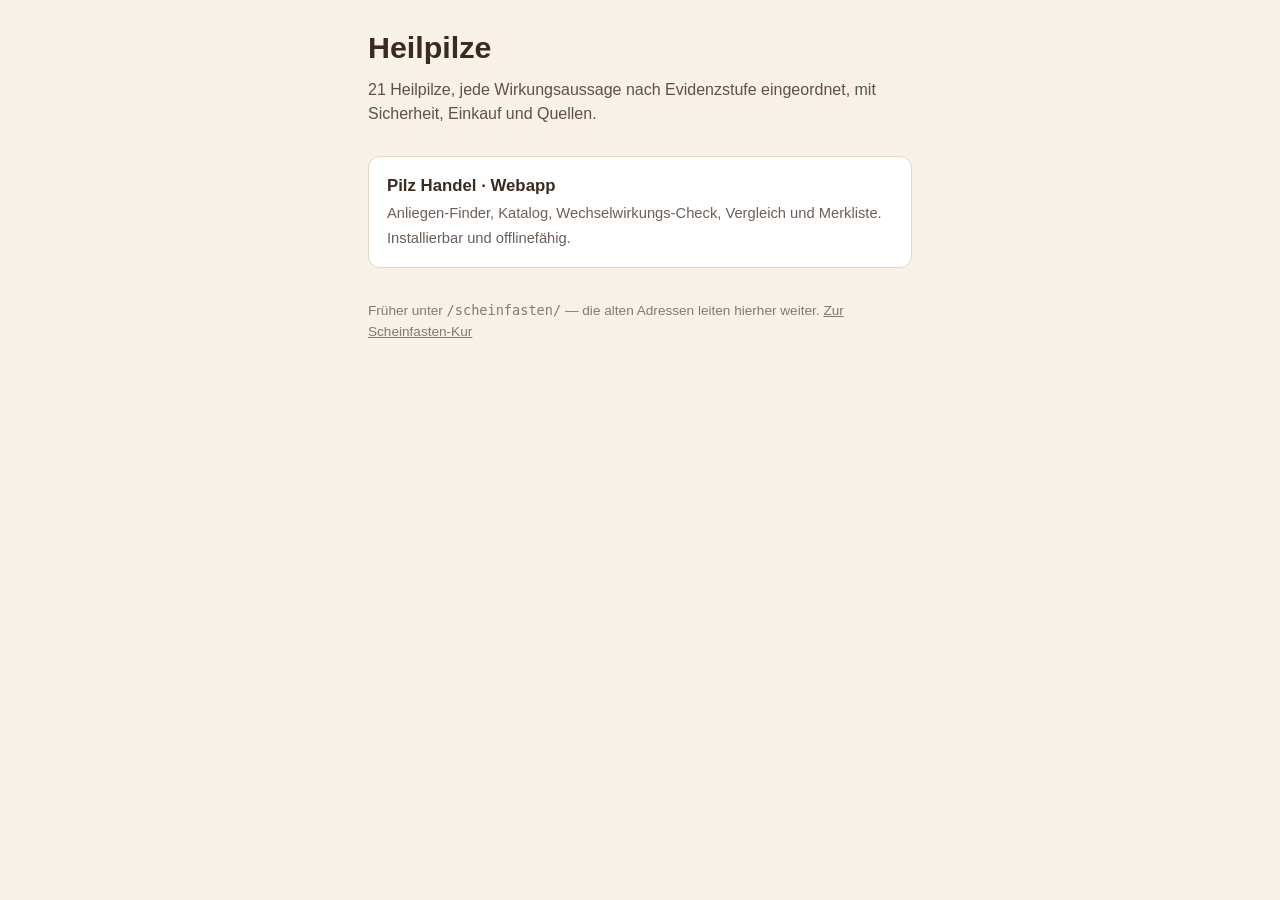
<file: index.html>
<!doctype html>
<html lang="de">
<meta charset="utf-8">
<meta name="viewport" content="width=device-width,initial-scale=1,viewport-fit=cover">
<meta name="robots" content="noindex, nofollow">
<title>Heilpilze</title>
<style>
  :root{color-scheme:light dark}
  body{margin:0;padding:max(24px,env(safe-area-inset-top)) 20px 40px;
       font:16px/1.55 -apple-system,BlinkMacSystemFont,"Segoe UI",Roboto,sans-serif;
       background:#F7F1E8;color:#3A2A1F;display:flex;justify-content:center}
  @media (prefers-color-scheme:dark){body{background:#1B1512;color:#EFE6DA}}
  .wrap{max-width:34rem;width:100%}
  h1{font-size:1.9rem;margin:0 0 .4rem}
  p.lede{margin:0 0 1.8rem;opacity:.8}
  a.card{display:block;padding:16px 18px;margin-bottom:12px;border-radius:12px;
         text-decoration:none;color:inherit;background:#fff;border:1px solid #e3d8c7}
  @media (prefers-color-scheme:dark){a.card{background:#241C17;border-color:#3b302a}}
  a.card:hover{border-color:#8a6a3f}
  a.card strong{display:block;font-size:1.05rem;margin-bottom:2px}
  a.card span{opacity:.75;font-size:.92rem}
  footer{margin-top:2rem;font-size:.85rem;opacity:.6}
  footer a{color:inherit}
</style>
<div class="wrap">
  <h1>Heilpilze</h1>
  <p class="lede">21 Heilpilze, jede Wirkungsaussage nach Evidenzstufe eingeordnet, mit Sicherheit, Einkauf und Quellen.</p>

  <a class="card" href="pilzhandel/">
    <strong>Pilz Handel · Webapp</strong>
    <span>Anliegen-Finder, Katalog, Wechselwirkungs-Check, Vergleich und Merkliste. Installierbar und offlinefähig.</span>
  </a>

  <footer>
    Früher unter <code>/scheinfasten/</code> — die alten Adressen leiten hierher weiter.
    <a href="https://stephandel.github.io/scheinfasten/">Zur Scheinfasten-Kur</a>
  </footer>
</div>
</file>
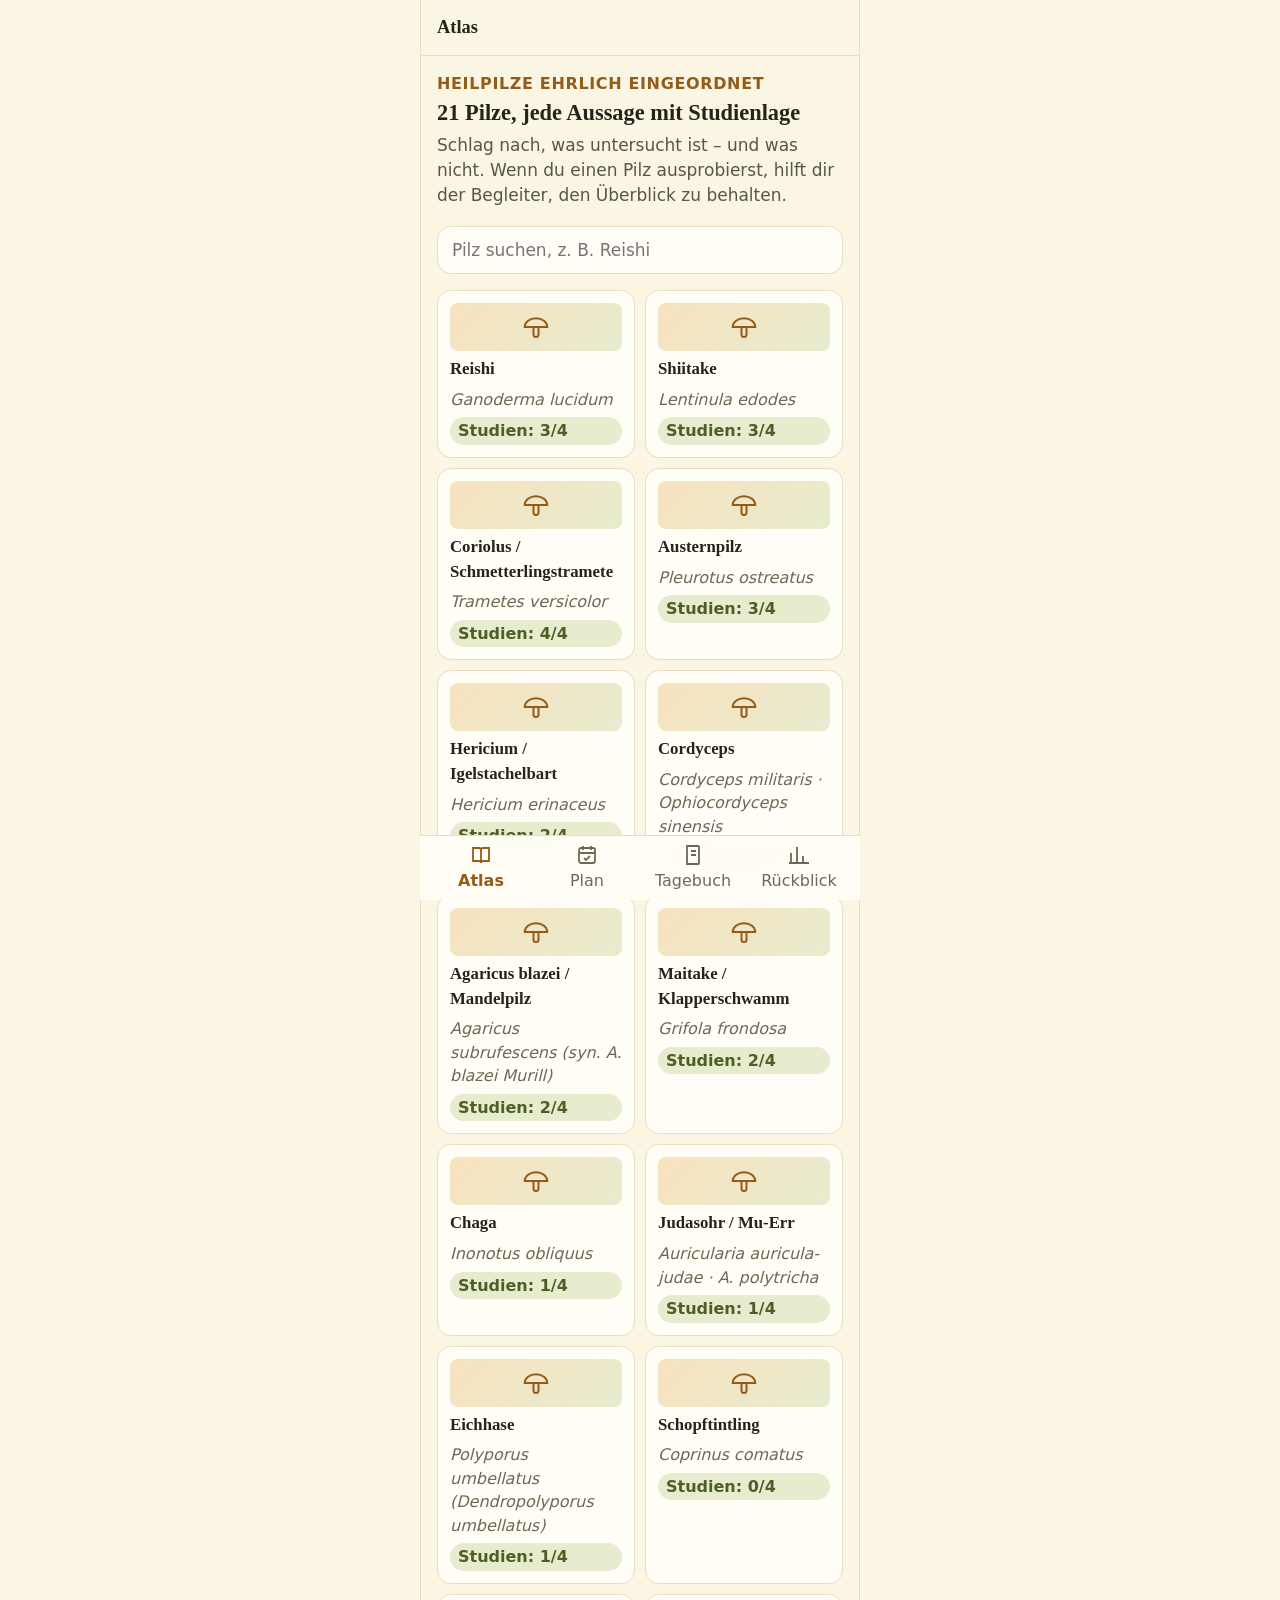
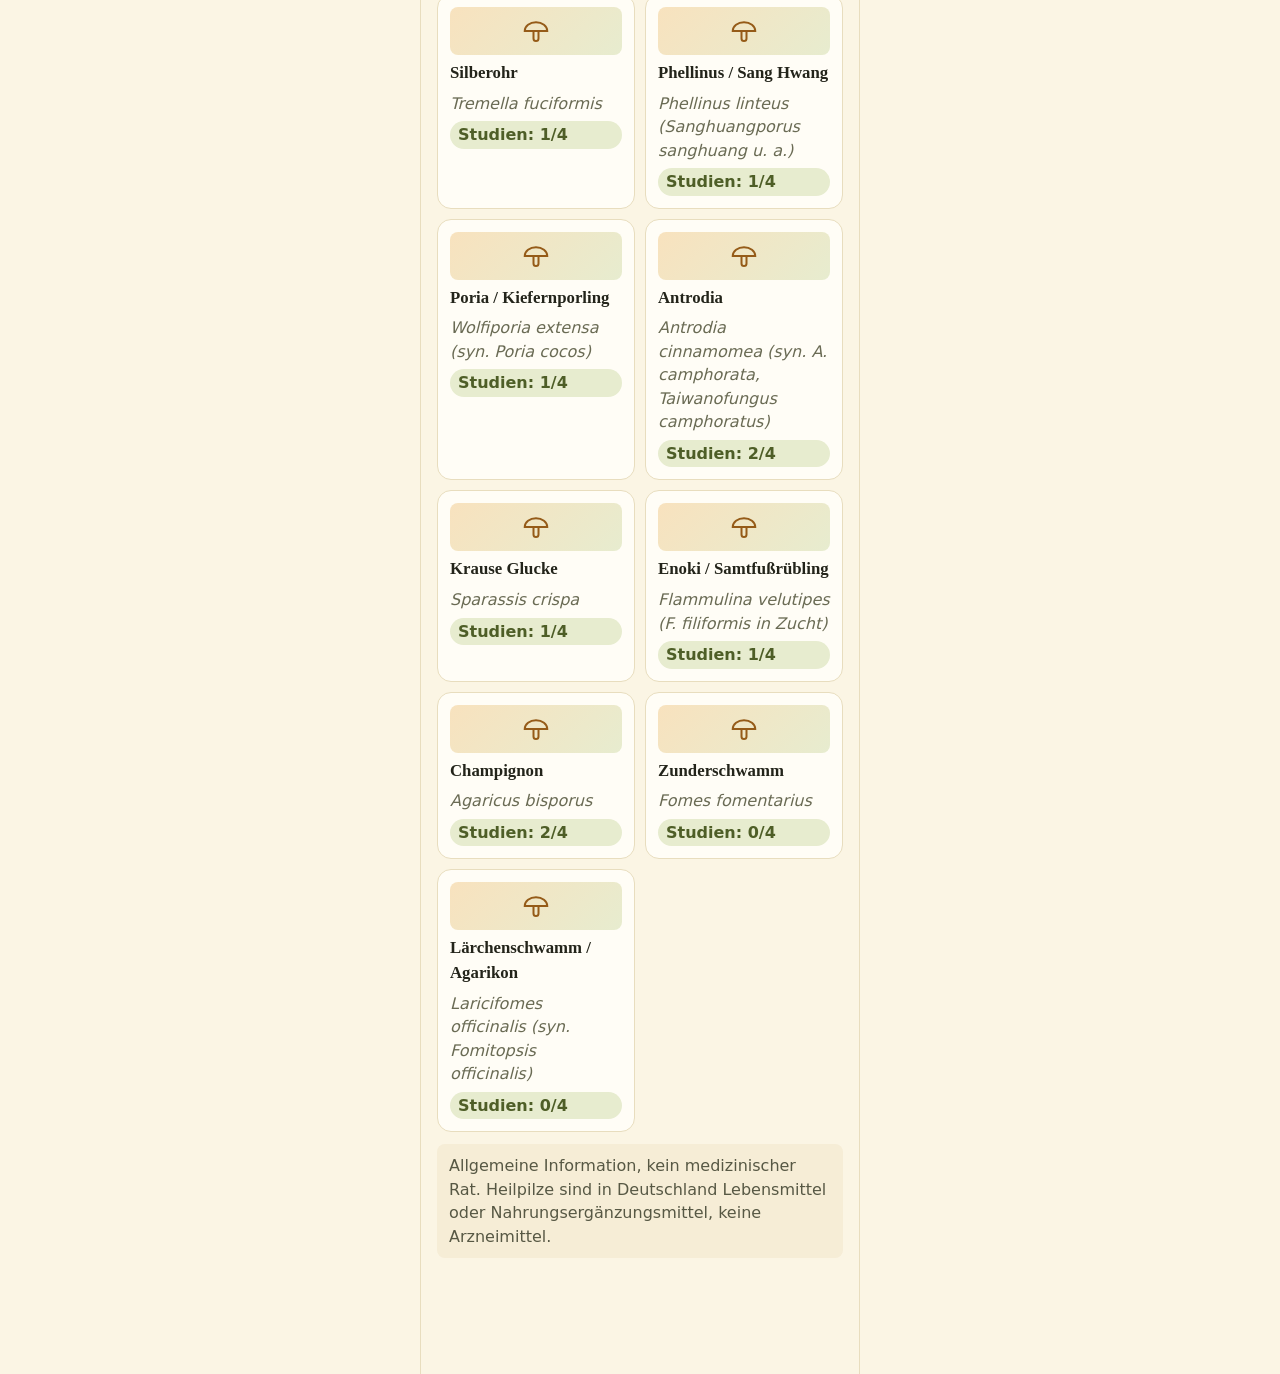
<file: begleiter/index.html>
<!doctype html>
<html lang="de">
<head>
<meta charset="utf-8">
<meta name="viewport" content="width=device-width,initial-scale=1,viewport-fit=cover">
<meta name="robots" content="noindex, nofollow">
<meta name="theme-color" content="#FBF5E4" media="(prefers-color-scheme: light)">
<meta name="theme-color" content="#14140E" media="(prefers-color-scheme: dark)">
<meta name="apple-mobile-web-app-capable" content="yes">
<meta name="apple-mobile-web-app-status-bar-style" content="default">
<meta name="apple-mobile-web-app-title" content="Begleiter">
<title>Pilz-Begleiter</title>
<link rel="manifest" href="manifest.webmanifest">
<link rel="icon" href="../pilzhandel/icon.svg" type="image/svg+xml">
<link rel="apple-touch-icon" href="../pilzhandel/icons/icon-192.png">
<link rel="stylesheet" href="begleiter.css">
</head>
<body>
<button class="sprung" type="button" id="sprung">Zum Inhalt</button>
<div class="app">
  <header class="kopf">
    <button class="zurueck" id="zurueck" type="button" aria-label="Zurück zum Atlas">‹ Atlas</button>
    <h1 id="titel">Atlas</h1>
  </header>

  <main class="inhalt" id="main" tabindex="-1">

    <section class="ansicht" id="v-atlas" data-titel="Atlas">
      <div class="eyebrow">Heilpilze ehrlich eingeordnet</div>
      <h2>21 Pilze, jede Aussage mit Studienlage</h2>
      <p class="lead">Schlag nach, was untersucht ist – und was nicht. Wenn du einen Pilz ausprobierst, hilft dir der Begleiter, den Überblick zu behalten.</p>
      <div id="planband"></div>
      <input class="suche" type="search" placeholder="Pilz suchen, z. B. Reishi" aria-label="Pilz suchen" id="suche">
      <div class="raster" id="raster" aria-live="polite"></div>
      <p class="hinweis">Allgemeine Information, kein medizinischer Rat. Heilpilze sind in Deutschland Lebensmittel oder Nahrungsergänzungsmittel, keine Arzneimittel.</p>
    </section>

    <section class="ansicht" id="v-pilz" data-titel="Steckbrief"></section>

    <section class="ansicht" id="v-plan" data-titel="Mein Pilz-Plan"></section>

    <section class="ansicht" id="v-tagebuch" data-titel="Tagebuch"></section>

    <section class="ansicht" id="v-rueckblick" data-titel="Rückblick"></section>
  </main>

  <nav class="tabs" aria-label="Hauptbereiche">
    <a href="#atlas" data-tab="atlas"><svg viewBox="0 0 24 24" aria-hidden="true"><path d="M4 5h6a2 2 0 0 1 2 2v13a2 2 0 0 0-2-2H4zM20 5h-6a2 2 0 0 0-2 2v13a2 2 0 0 1 2-2h6z"/></svg>Atlas</a>
    <a href="#plan" data-tab="plan"><svg viewBox="0 0 24 24" aria-hidden="true"><rect x="4" y="5" width="16" height="15" rx="2"/><path d="M8 3v4M16 3v4M4 10h16M9 15l2 2 4-4"/></svg>Plan</a>
    <a href="#tagebuch" data-tab="tagebuch"><svg viewBox="0 0 24 24" aria-hidden="true"><path d="M6 3h11a1 1 0 0 1 1 1v16a1 1 0 0 1-1 1H6zM6 3v18M10 8h5M10 12h5"/></svg>Tagebuch</a>
    <a href="#rueckblick" data-tab="rueckblick"><svg viewBox="0 0 24 24" aria-hidden="true"><path d="M4 20V10M10 20V4M16 20v-7M22 20H2"/></svg>Rückblick</a>
  </nav>
  <div class="toast" id="toast" role="status" aria-live="polite" hidden></div>
</div>
<script src="../pilzhandel/data.js"></script>
<script src="logik.js"></script>
<script src="app.js"></script>
</body>
</html>
</file>
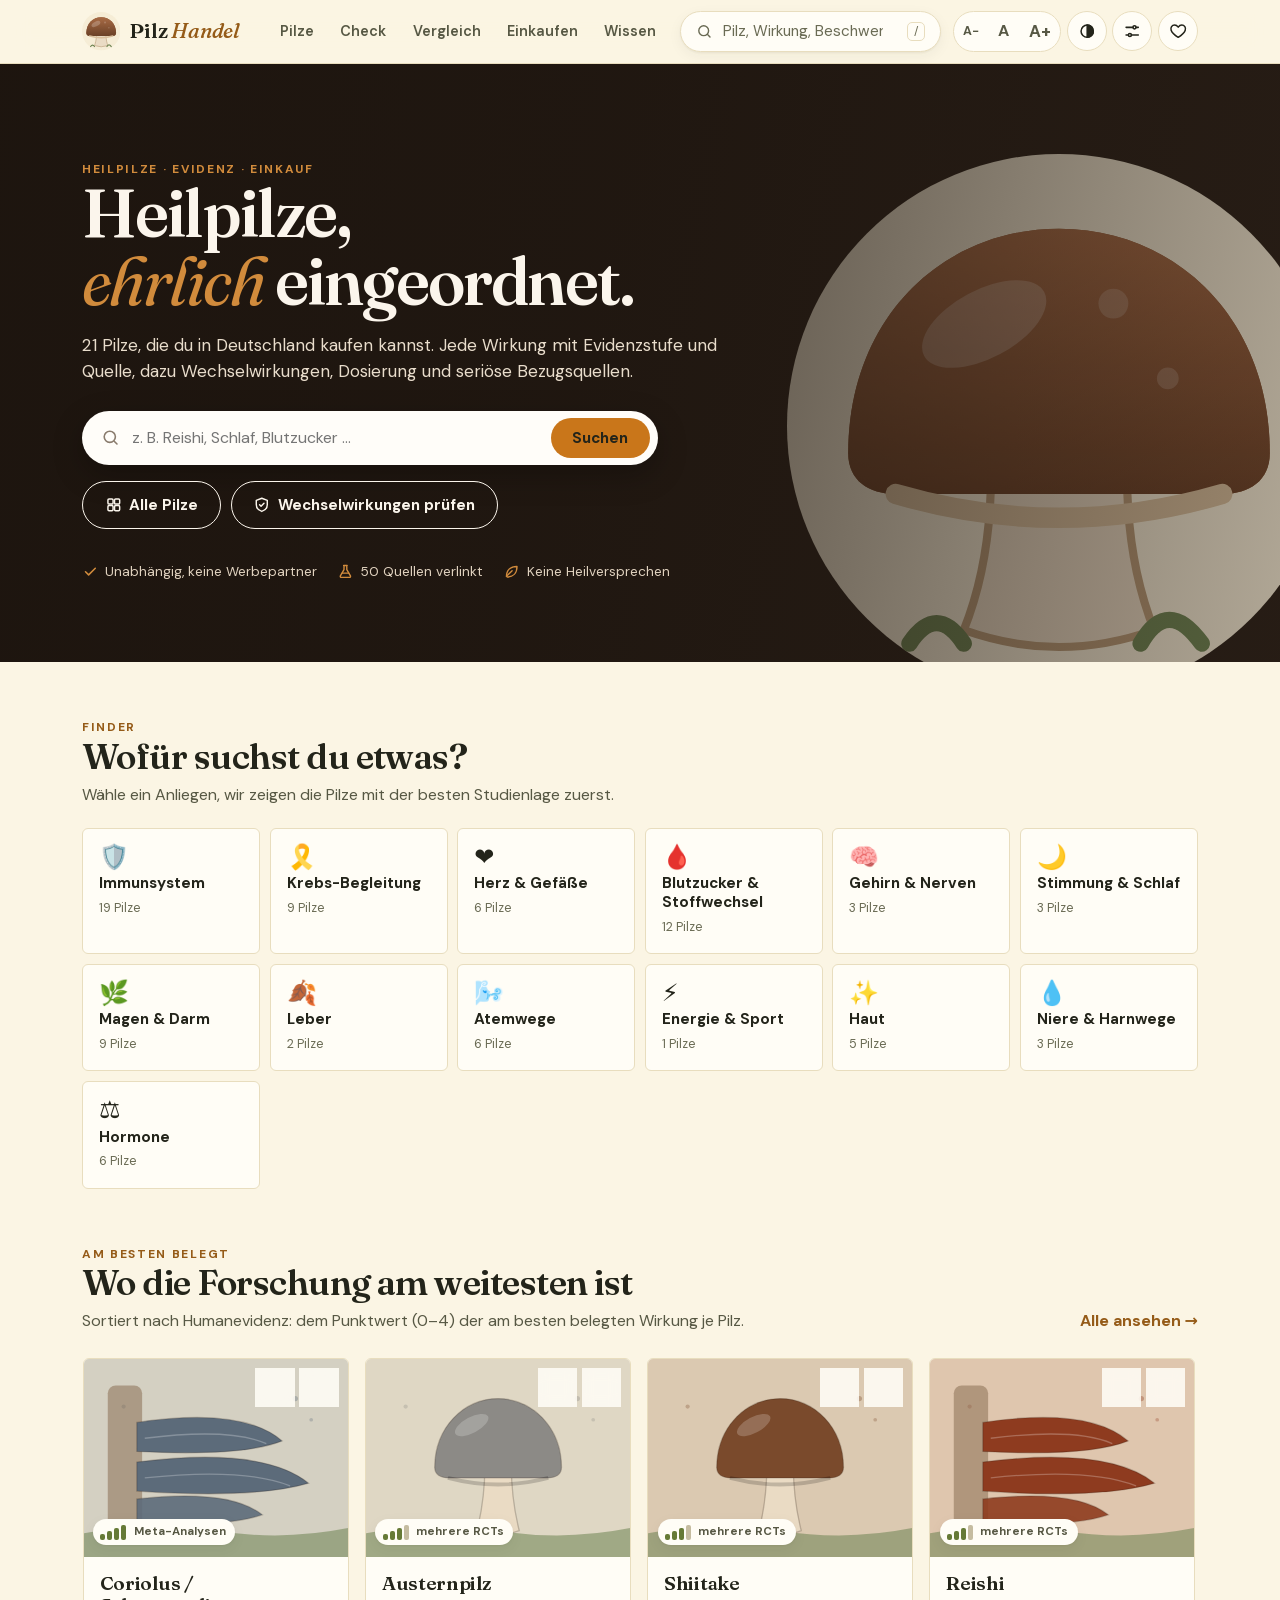
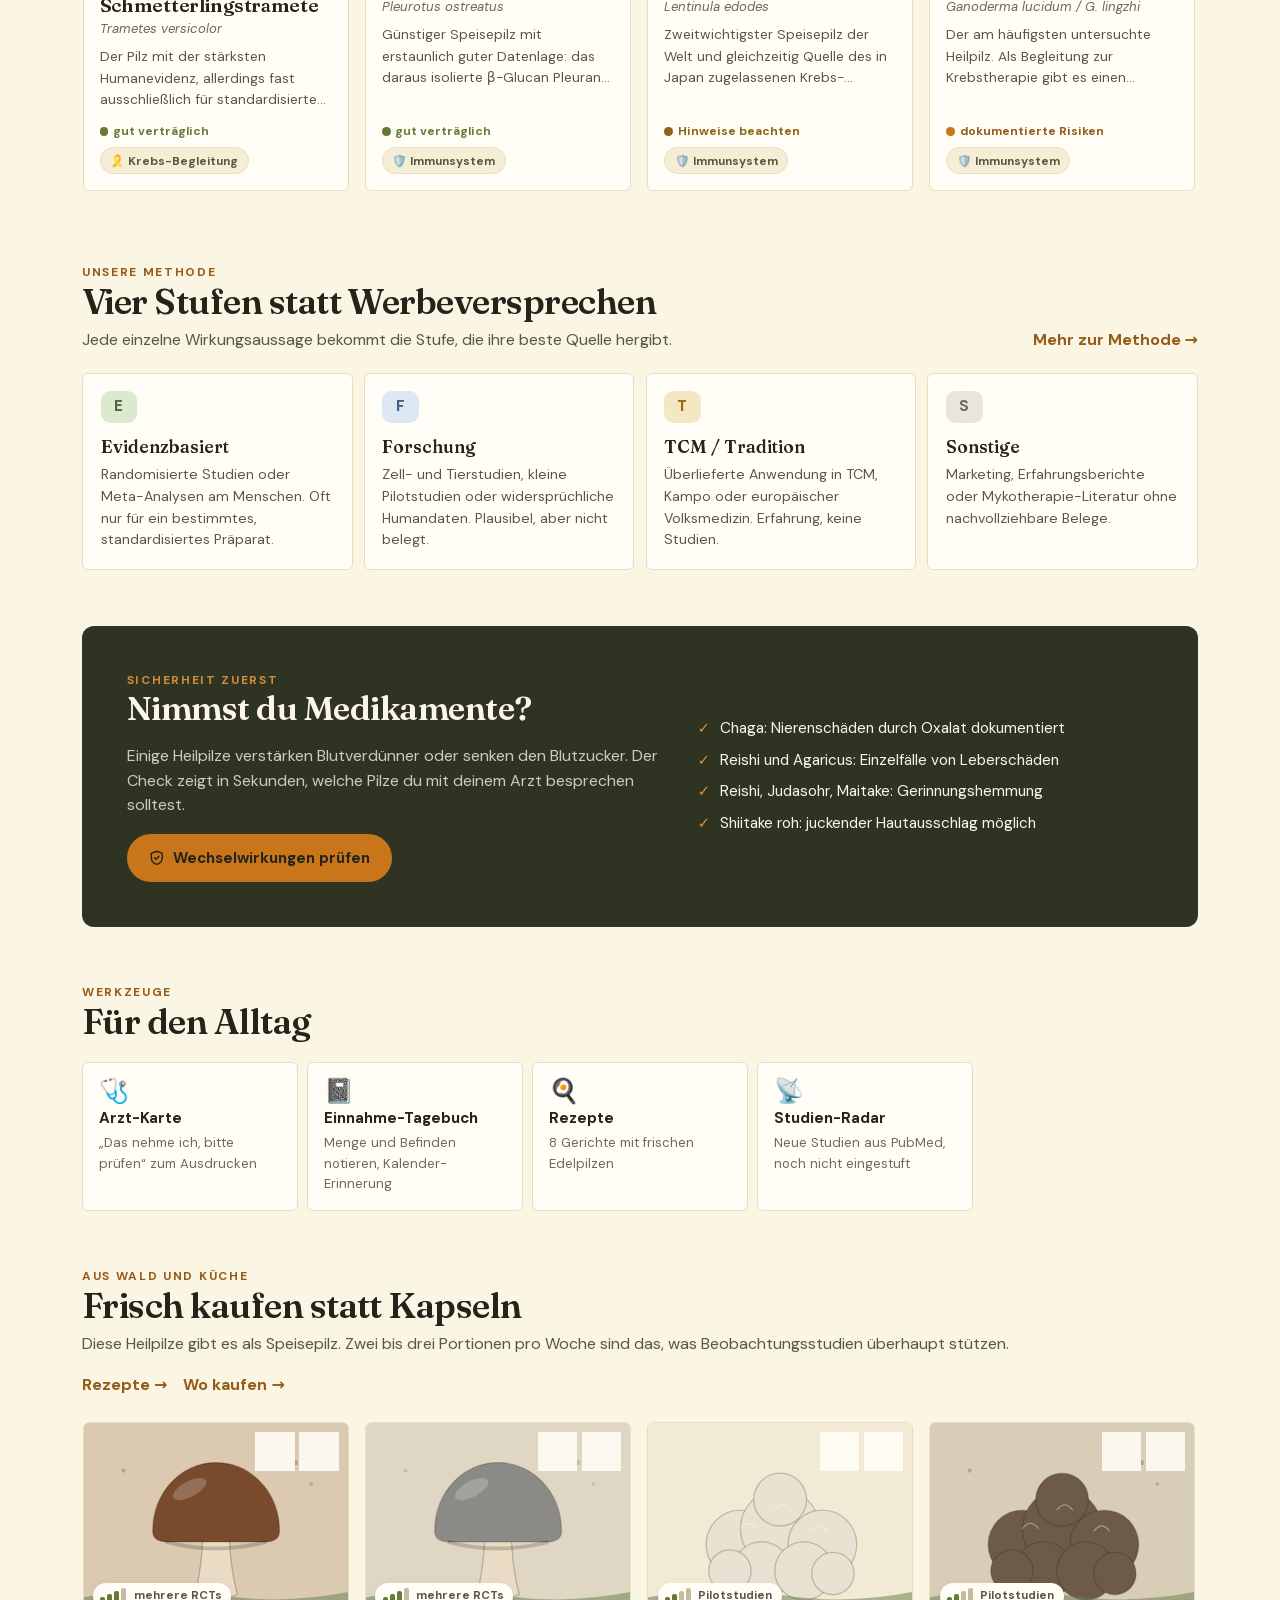
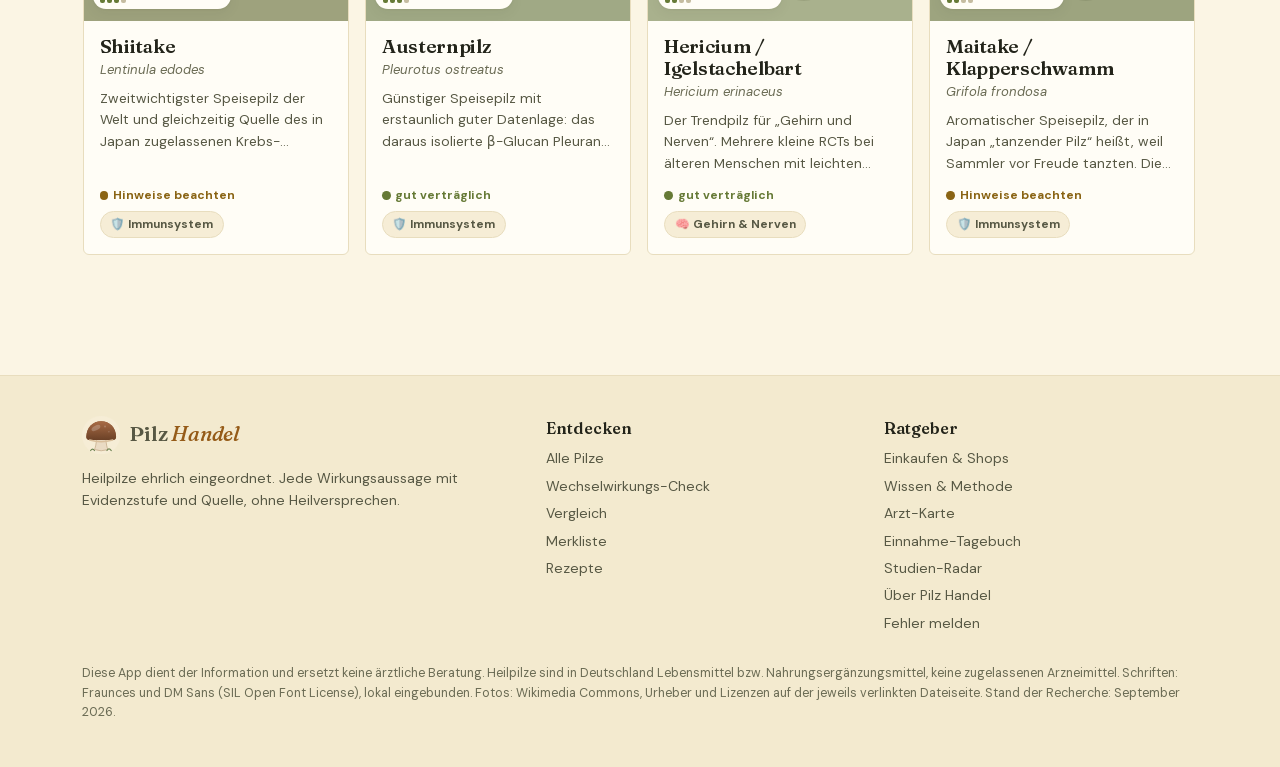
<file: pilzhandel/index.html>
<!DOCTYPE html>
<html lang="de">
<head>
<meta charset="UTF-8">
<meta name="viewport" content="width=device-width, initial-scale=1, viewport-fit=cover">
<title>Pilz Handel · Heilpilze ehrlich eingeordnet</title>
<meta name="description" content="Pilz Handel: 21 Heil- und Vitalpilze mit evidenzbasierter Einstufung jeder Wirkung, Wechselwirkungs-Check, Vergleich, Einkaufsratgeber und seriösen Shops.">
<meta name="robots" content="noindex, nofollow">
<meta name="theme-color" content="#FBF5E4" media="(prefers-color-scheme: light)">
<meta name="theme-color" content="#14140E" media="(prefers-color-scheme: dark)">
<meta name="apple-mobile-web-app-capable" content="yes">
<meta name="apple-mobile-web-app-title" content="Pilz Handel">
<link rel="manifest" href="manifest.webmanifest">
<link rel="icon" href="icon.svg" type="image/svg+xml">
<link rel="apple-touch-icon" href="icons/icon-192.png">
<link rel="stylesheet" href="fonts/fonts.css">
<script>
  /* Theme und Schriftgröße vor dem ersten Rendern setzen, damit nichts flackert */
  (function(){
    try{
      var t = localStorage.getItem("ph-theme"); if(t==="light"||t==="dark") document.documentElement.setAttribute("data-theme", t);
      var f = parseFloat(localStorage.getItem("ph-fs")); if(f>=0.8 && f<=1.6) document.documentElement.style.fontSize = (f*100)+"%";
    }catch(e){}
  })();
</script>
<link rel="stylesheet" href="app.css">
</head>
<body>
<svg width="0" height="0" style="position:absolute" aria-hidden="true">
  <defs>
    <symbol id="i-search" viewBox="0 0 24 24" fill="none" stroke="currentColor" stroke-width="2" stroke-linecap="round"><circle cx="11" cy="11" r="7"/><path d="m20 20-3.5-3.5"/></symbol>
    <symbol id="i-heart" viewBox="0 0 24 24" fill="none" stroke="currentColor" stroke-width="2" stroke-linejoin="round"><path d="M12 20s-7.5-4.6-9.2-9.3C1.6 7.3 3.9 4 7.3 4c2 0 3.5 1.1 4.7 2.7C13.2 5.1 14.7 4 16.7 4c3.4 0 5.7 3.3 4.5 6.7C19.5 15.4 12 20 12 20z"/></symbol>
    <symbol id="i-heart-f" viewBox="0 0 24 24" fill="currentColor"><path d="M12 20s-7.5-4.6-9.2-9.3C1.6 7.3 3.9 4 7.3 4c2 0 3.5 1.1 4.7 2.7C13.2 5.1 14.7 4 16.7 4c3.4 0 5.7 3.3 4.5 6.7C19.5 15.4 12 20 12 20z"/></symbol>
    <symbol id="i-compare" viewBox="0 0 24 24" fill="none" stroke="currentColor" stroke-width="2" stroke-linecap="round"><rect x="3" y="4" width="7" height="16" rx="1.5"/><rect x="14" y="4" width="7" height="16" rx="1.5"/></symbol>
    <symbol id="i-shield" viewBox="0 0 24 24" fill="none" stroke="currentColor" stroke-width="2" stroke-linecap="round" stroke-linejoin="round"><path d="M12 3 4.5 6v5.5c0 4.6 3.2 8.2 7.5 9.5 4.3-1.3 7.5-4.9 7.5-9.5V6L12 3z"/><path d="m9 12 2 2 4-4"/></symbol>
    <symbol id="i-store" viewBox="0 0 24 24" fill="none" stroke="currentColor" stroke-width="2" stroke-linecap="round" stroke-linejoin="round"><path d="M4 9.5 5.5 4h13L20 9.5"/><path d="M4 9.5c0 1.4 1.1 2.5 2.7 2.5s2.6-1.1 2.6-2.5c0 1.4 1.2 2.5 2.7 2.5s2.7-1.1 2.7-2.5c0 1.4 1.1 2.5 2.6 2.5S20 10.9 20 9.5"/><path d="M5.5 12v8h13v-8"/><path d="M10 20v-4.5h4V20"/></symbol>
    <symbol id="i-book" viewBox="0 0 24 24" fill="none" stroke="currentColor" stroke-width="2" stroke-linecap="round" stroke-linejoin="round"><path d="M4 5.5C4 4.7 4.7 4 5.5 4H11v16H5.5c-.8 0-1.5-.7-1.5-1.5v-13z"/><path d="M20 5.5c0-.8-.7-1.5-1.5-1.5H13v16h5.5c.8 0 1.5-.7 1.5-1.5v-13z"/></symbol>
    <symbol id="i-home" viewBox="0 0 24 24" fill="none" stroke="currentColor" stroke-width="2" stroke-linecap="round" stroke-linejoin="round"><path d="M4 11 12 4l8 7"/><path d="M6 9.5V20h12V9.5"/></symbol>
    <symbol id="i-grid" viewBox="0 0 24 24" fill="none" stroke="currentColor" stroke-width="2"><rect x="4" y="4" width="7" height="7" rx="1.5"/><rect x="13" y="4" width="7" height="7" rx="1.5"/><rect x="4" y="13" width="7" height="7" rx="1.5"/><rect x="13" y="13" width="7" height="7" rx="1.5"/></symbol>
    <symbol id="i-list" viewBox="0 0 24 24" fill="none" stroke="currentColor" stroke-width="2" stroke-linecap="round"><path d="M9 6h11M9 12h11M9 18h11"/><circle cx="4.5" cy="6" r="1"/><circle cx="4.5" cy="12" r="1"/><circle cx="4.5" cy="18" r="1"/></symbol>
    <symbol id="i-sun" viewBox="0 0 24 24" fill="none" stroke="currentColor" stroke-width="2" stroke-linecap="round"><circle cx="12" cy="12" r="4"/><path d="M12 2.5v2M12 19.5v2M4.6 4.6 6 6M18 18l1.4 1.4M2.5 12h2M19.5 12h2M4.6 19.4 6 18M18 6l1.4-1.4"/></symbol>
    <symbol id="i-moon" viewBox="0 0 24 24" fill="none" stroke="currentColor" stroke-width="2" stroke-linejoin="round"><path d="M20 14.5A8 8 0 0 1 9.5 4a8 8 0 1 0 10.5 10.5z"/></symbol>
    <symbol id="i-auto" viewBox="0 0 24 24" fill="none" stroke="currentColor" stroke-width="2"><circle cx="12" cy="12" r="8"/><path d="M12 4a8 8 0 0 1 0 16z" fill="currentColor"/></symbol>
    <symbol id="i-sliders" viewBox="0 0 24 24" fill="none" stroke="currentColor" stroke-width="2" stroke-linecap="round"><path d="M4 7h9M17 7h3M4 17h3M11 17h9"/><circle cx="15" cy="7" r="2"/><circle cx="9" cy="17" r="2"/></symbol>
    <symbol id="i-share" viewBox="0 0 24 24" fill="none" stroke="currentColor" stroke-width="2" stroke-linecap="round" stroke-linejoin="round"><path d="M12 15V3.5M7.5 8 12 3.5 16.5 8"/><path d="M5 12.5V19c0 .8.7 1.5 1.5 1.5h11c.8 0 1.5-.7 1.5-1.5v-6.5"/></symbol>
    <symbol id="i-back" viewBox="0 0 24 24" fill="none" stroke="currentColor" stroke-width="2.2" stroke-linecap="round" stroke-linejoin="round"><path d="M15 5 8 12l7 7"/></symbol>
    <symbol id="i-x" viewBox="0 0 24 24" fill="none" stroke="currentColor" stroke-width="2.2" stroke-linecap="round"><path d="M6 6l12 12M18 6 6 18"/></symbol>
    <symbol id="i-check" viewBox="0 0 24 24" fill="none" stroke="currentColor" stroke-width="2.2" stroke-linecap="round" stroke-linejoin="round"><path d="m5 12.5 4.5 4.5L19 7.5"/></symbol>
    <symbol id="i-leaf" viewBox="0 0 24 24" fill="none" stroke="currentColor" stroke-width="2" stroke-linecap="round" stroke-linejoin="round"><path d="M5 19c0-8 5-14 15-14 0 10-6 15-14 15"/><path d="M5 19 13 11"/></symbol>
    <symbol id="i-flask" viewBox="0 0 24 24" fill="none" stroke="currentColor" stroke-width="2" stroke-linecap="round" stroke-linejoin="round"><path d="M9.5 3.5h5M10 3.5v6L4.8 18.3A1.5 1.5 0 0 0 6.1 20.5h11.8a1.5 1.5 0 0 0 1.3-2.2L14 9.5v-6"/><path d="M7.5 14.5h9"/></symbol>
    <symbol id="i-print" viewBox="0 0 24 24" fill="none" stroke="currentColor" stroke-width="2" stroke-linejoin="round"><path d="M7 9V3.5h10V9"/><rect x="3.5" y="9" width="17" height="8" rx="1.5"/><path d="M7 14h10v6.5H7z"/></symbol>
    <symbol id="i-logo" viewBox="0 0 80 80">
      <circle cx="40" cy="40" r="40" fill="var(--surface-2)"/>
      <path d="M30 47 C30 58 28 65 26 70 Q40 75 54 70 C52 65 50 58 50 47 Z" fill="#EADBC4" stroke="#B89A76" stroke-width="1.2"/>
      <path d="M9 44 C9 24 23 11 40 11 C57 11 71 24 71 44 C71 48 68 50 64 50 L16 50 C12 50 9 48 9 44 Z" fill="#8A5634"/>
      <path d="M9 44 C9 24 23 11 40 11 C57 11 71 24 71 44 C71 48 68 50 64 50 L16 50 C12 50 9 48 9 44 Z" fill="url(#capg)"/>
      <path d="M16 50 Q40 57 64 50" fill="none" stroke="#D9BF9C" stroke-width="3" stroke-linecap="round"/>
      <ellipse cx="29" cy="25" rx="10" ry="5" transform="rotate(-28 29 25)" fill="#fff" opacity=".22"/>
      <circle cx="48" cy="22" r="2.2" fill="#fff" opacity=".18"/><circle cx="56" cy="33" r="1.6" fill="#fff" opacity=".18"/>
      <path d="M18 72 q4 -6 8 0 M52 72 q4 -7 9 0" fill="none" stroke="#6E8452" stroke-width="2.4" stroke-linecap="round"/>
    </symbol>
    <linearGradient id="capg" x1="0" y1="0" x2="0" y2="1"><stop offset="0" stop-color="#A86B45"/><stop offset="1" stop-color="#6B4127"/></linearGradient>
  </defs>
</svg>

<a class="skip" href="#main">Zum Inhalt springen</a>

<header class="toolbar">
  <div class="container">
    <a class="brand" href="#/" aria-label="Pilz Handel, Startseite">
      <svg aria-hidden="true"><use href="#i-logo"/></svg>
      <span class="wm">Pilz <em>Handel</em></span>
    </a>
    <nav class="mainnav" aria-label="Hauptnavigation">
      <a href="#/pilze" data-nav="pilze">Pilze</a>
      <a href="#/check" data-nav="check" title="Wechselwirkungs-Check">Check</a>
      <a href="#/vergleich" data-nav="vergleich">Vergleich</a>
      <a href="#/shops" data-nav="shops">Einkaufen</a>
      <a href="#/wissen" data-nav="wissen">Wissen</a>
    </nav>
    <div class="gsearch" id="gsearch" role="search">
      <div class="field">
        <svg aria-hidden="true"><use href="#i-search"/></svg>
        <input id="gq" type="search" placeholder="Pilz, Wirkung, Beschwerde …" autocomplete="off" aria-label="Suche" aria-controls="suggest" aria-expanded="false">
        <kbd aria-hidden="true">/</kbd>
      </div>
      <div class="suggest" id="suggest" role="listbox"></div>
    </div>
    <div class="tools">
      <button class="tbtn search-toggle" id="searchToggle" aria-label="Suche öffnen"><svg aria-hidden="true"><use href="#i-search"/></svg></button>
      <div class="fontgroup" role="group" aria-label="Textgröße">
        <button class="fs-s" data-fs="-1" aria-label="Text kleiner">A−</button>
        <button data-fs="0" aria-label="Textgröße zurücksetzen">A</button>
        <button class="fs-l" data-fs="1" aria-label="Text größer">A+</button>
      </div>
      <button class="tbtn" id="themeBtn" aria-label="Farbschema wechseln"><svg aria-hidden="true"><use href="#i-auto"/></svg></button>
      <button class="tbtn" id="settingsBtn" aria-label="Anzeige-Einstellungen" aria-expanded="false" aria-controls="settings"><svg aria-hidden="true"><use href="#i-sliders"/></svg></button>
      <a class="tbtn" href="#/merkliste" aria-label="Merkliste"><svg aria-hidden="true"><use href="#i-heart"/></svg><span class="badge" data-favcount></span></a>
    </div>
  </div>
  <div class="popover" id="settings" role="dialog" aria-label="Anzeige-Einstellungen">
    <h3>Anzeige</h3>
    <div class="row"><span>Textgröße</span>
      <div class="seg" id="fsSeg">
        <button data-v="0.875" aria-label="Klein">S</button><button data-v="1" aria-label="Normal">M</button><button data-v="1.125" aria-label="Groß">L</button><button data-v="1.25" aria-label="Sehr groß">XL</button><button data-v="1.4" aria-label="Maximal">XXL</button>
      </div>
    </div>
    <div class="row"><span>Farbschema</span>
      <div class="seg" id="themeSeg">
        <button data-v="auto">Auto</button><button data-v="light">Hell</button><button data-v="dark">Dunkel</button>
      </div>
    </div>
    <p class="preview">Einstellungen werden auf diesem Gerät gespeichert.</p>
    <div class="row"><span>Offline nutzen</span><button class="btn sm soft" id="installBtn" hidden>App installieren</button><small class="muted" id="offlineState">wird vorbereitet …</small></div>
  </div>
</header>

<main id="main" tabindex="-1"></main>

<footer class="footer">
  <div class="container">
    <div class="cols">
      <div>
        <a class="brand" href="#/" aria-label="Pilz Handel"><svg aria-hidden="true"><use href="#i-logo"/></svg><span class="wm">Pilz <em>Handel</em></span></a>
        <p>Heilpilze ehrlich eingeordnet. Jede Wirkungsaussage mit Evidenzstufe und Quelle, ohne Heilversprechen.</p>
      </div>
      <div>
        <h4>Entdecken</h4>
        <ul><li><a href="#/pilze">Alle Pilze</a></li><li><a href="#/check">Wechselwirkungs-Check</a></li><li><a href="#/vergleich">Vergleich</a></li><li><a href="#/merkliste">Merkliste</a></li><li><a href="#/rezepte">Rezepte</a></li></ul>
      </div>
      <div>
        <h4>Ratgeber</h4>
        <ul><li><a href="#/shops">Einkaufen &amp; Shops</a></li><li><a href="#/wissen">Wissen &amp; Methode</a></li><li><a href="#/arztkarte">Arzt-Karte</a></li><li><a href="#/tagebuch">Einnahme-Tagebuch</a></li><li><a href="#/radar">Studien-Radar</a></li><li><a href="#/ueber">Über Pilz Handel</a></li><li data-bt><a href="#/impressum">Impressum</a></li><li data-bt><a href="#/datenschutz">Datenschutz</a></li><li><a href="https://github.com/stephandel/heilpilze/issues/new?labels=inhalt&amp;title=Fehler%20in%20Pilz%20Handel" target="_blank" rel="noopener">Fehler melden</a></li></ul>
      </div>
    </div>
    <p class="fine">Diese App dient der Information und ersetzt keine ärztliche Beratung. Heilpilze sind in Deutschland Lebensmittel bzw. Nahrungsergänzungsmittel, keine zugelassenen Arzneimittel. Schriften: Fraunces und DM Sans (SIL Open Font License), lokal eingebunden. Fotos: Wikimedia Commons, Urheber und Lizenzen auf der jeweils verlinkten Dateiseite. Stand der Recherche: September 2026.</p>
  </div>
</footer>

<nav class="tabbar" aria-label="Schnellnavigation">
  <a href="#/" data-nav="home"><svg aria-hidden="true"><use href="#i-home"/></svg>Start</a>
  <a href="#/pilze" data-nav="pilze"><svg aria-hidden="true"><use href="#i-grid"/></svg>Pilze</a>
  <a href="#/check" data-nav="check"><svg aria-hidden="true"><use href="#i-shield"/></svg>Check</a>
  <a href="#/merkliste" data-nav="merkliste"><svg aria-hidden="true"><use href="#i-heart"/></svg>Merkliste<span class="badge" data-favcount></span></a>
  <a href="#/shops" data-nav="shops"><svg aria-hidden="true"><use href="#i-store"/></svg>Kaufen</a>
</nav>

<div class="tray" id="tray" role="region" aria-label="Vergleichsauswahl">
  <span id="trayText"></span>
  <a class="btn sm accent" href="#/vergleich">Vergleichen</a>
  <button class="iconbtn" id="trayClear" aria-label="Auswahl leeren"><svg><use href="#i-x"/></svg></button>
</div>
<div class="toast" id="toast" role="status" aria-live="polite"></div>

<script src="data.js"></script>
<script src="radar.js"></script>
<script src="logic.js"></script>
<script src="betreiber.js"></script>
<script src="app.js"></script>
</body>
</html>
</file>
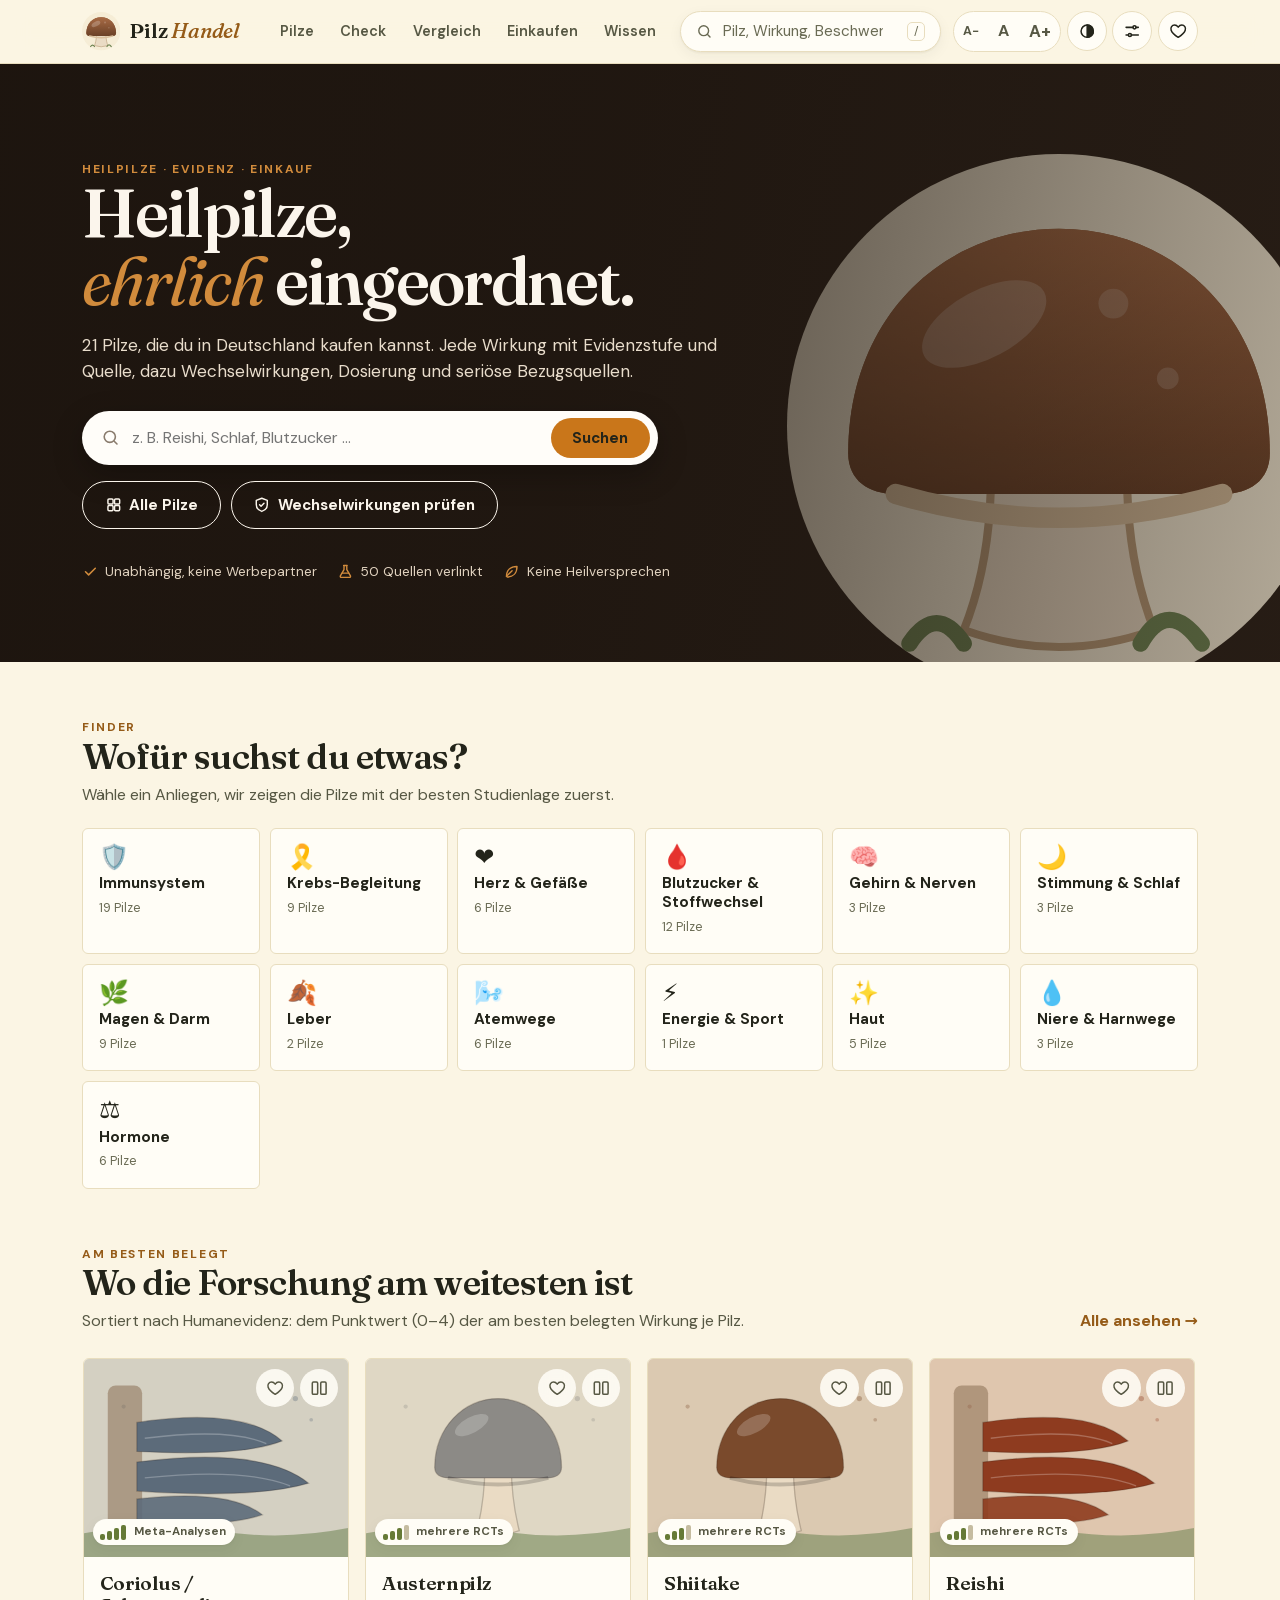
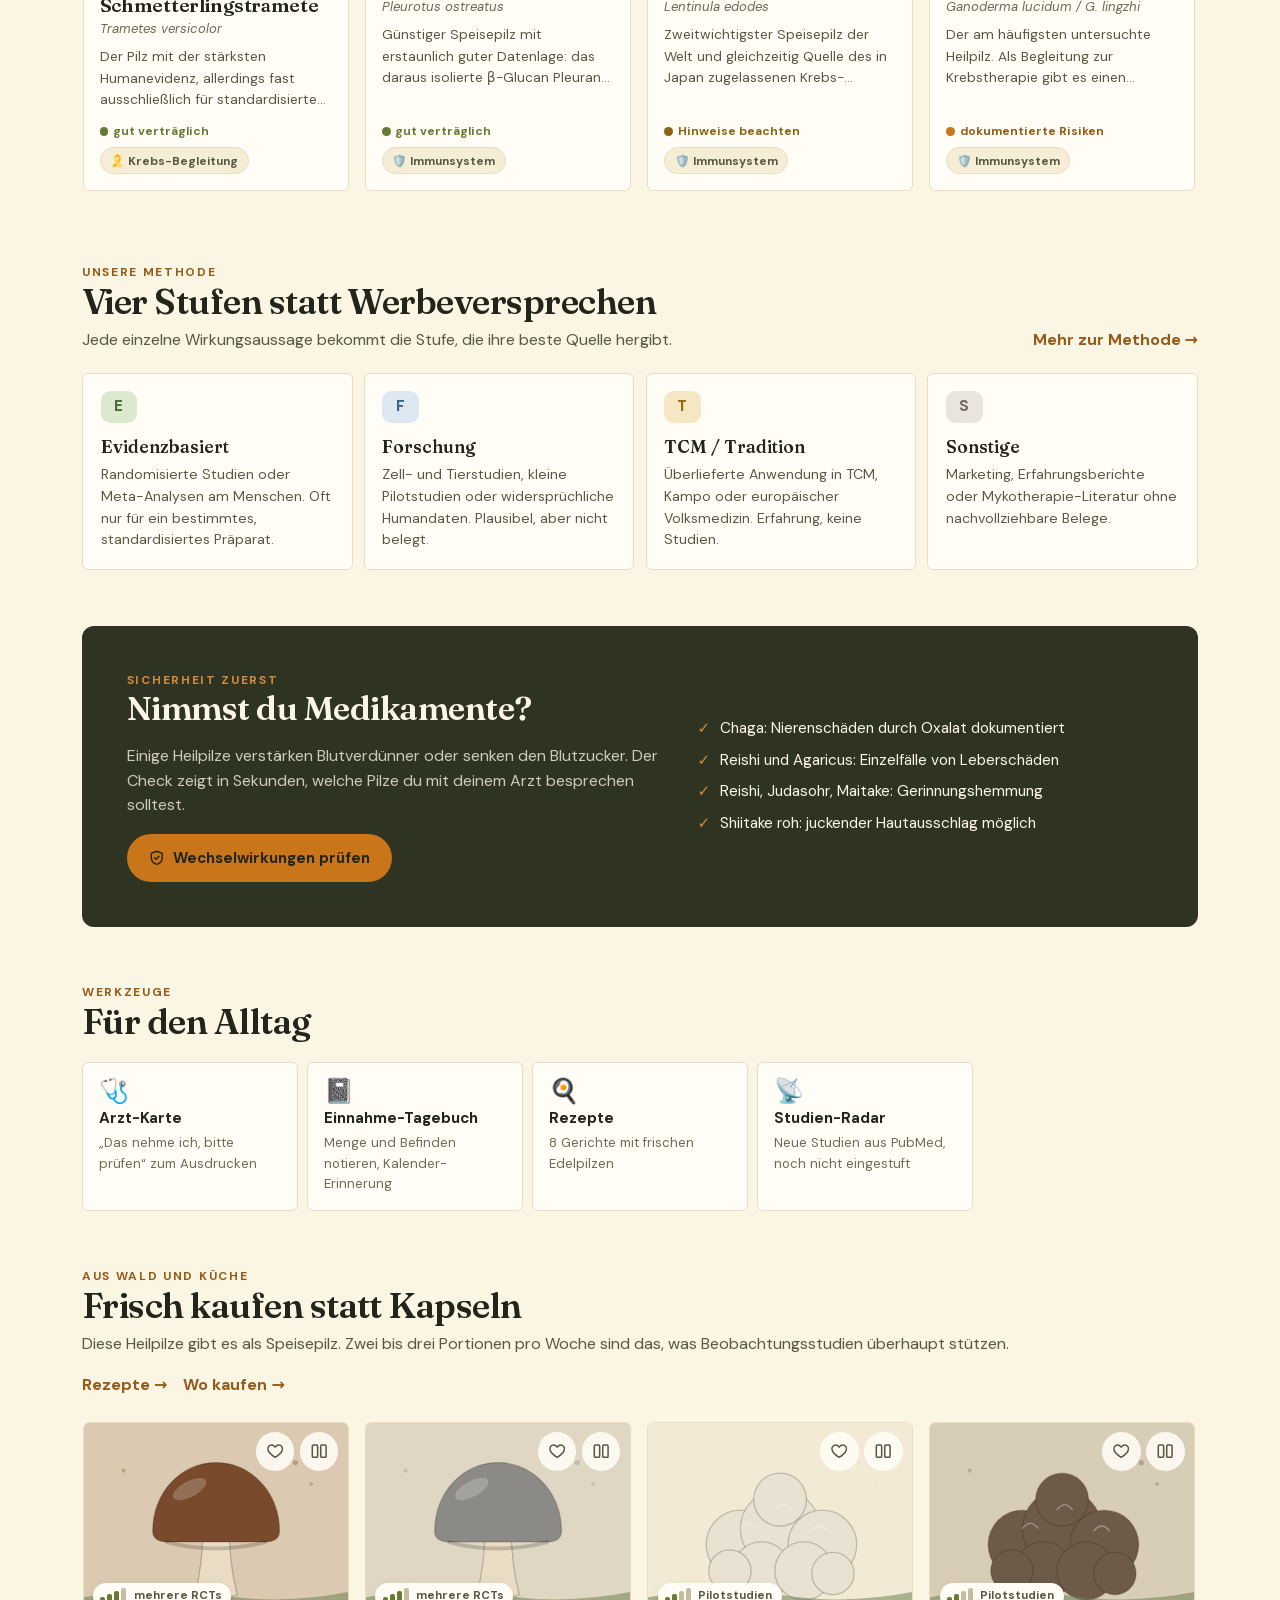
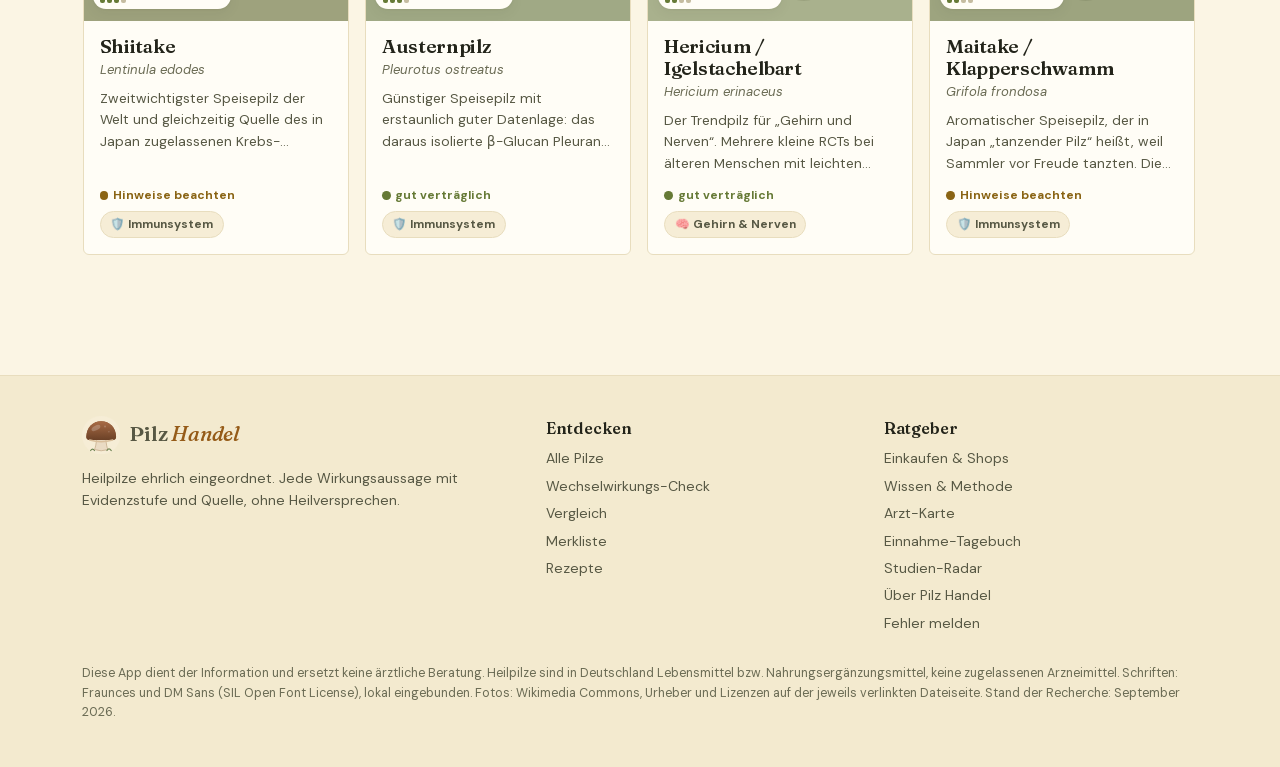
<file: heilpilze.html>
<!DOCTYPE html>
<html lang="de">
<head>
<meta charset="UTF-8">
<!-- Das Nachschlagewerk ist nicht fürs iPhone gebaut (P-7c1e): weiter zu Pilz Handel mit denselben 21 Pilzen. Die Daten unten bleiben Quelle für pilzhandel/data.js. -->
<script>(function(){ var m = location.hash.match(/^#m-([\w-]+)$/); location.replace("pilzhandel/" + (m ? "#/pilz/" + m[1] : "")); })();</script>
<noscript><meta http-equiv="refresh" content="0; url=pilzhandel/"></noscript>
<meta name="viewport" content="width=device-width, initial-scale=1.0, viewport-fit=cover">
<meta name="description" content="Heilpilze im Überblick: 21 kaufbare Vital- und Heilpilze mit Wirkungen, Evidenzeinschätzung (evidenzbasiert, Forschung, TCM, sonstige), Sicherheit und Dosierung. Mit Suche und Filtern.">
<meta name="theme-color" content="#33472A">
<meta name="robots" content="noindex, nofollow">
<meta name="apple-mobile-web-app-capable" content="yes">
<meta name="apple-mobile-web-app-status-bar-style" content="black-translucent">
<meta name="apple-mobile-web-app-title" content="Heilpilze">
<link rel="icon" href="data:image/svg+xml,<svg xmlns='http://www.w3.org/2000/svg' viewBox='0 0 100 100'><rect width='100' height='100' rx='20' fill='%2333472A'/><text y='72' x='50' font-size='60' text-anchor='middle' fill='%23F6F3EA' font-family='Georgia,serif'>H</text></svg>">
<title>Heilpilze · Wirkungen &amp; Evidenz</title>
<style>
  :root{
    --paper:#F6F3EA; --ink:#2B2A22; --ink-soft:#5C5A4A; --line:#DEDACB;
    --card:#FFFFFF;
    --green:#4B6B3E; --green-d:#33472A; --green-bg:#E6EEDA; --green-line:#7FA35C; --green-text:#3E5C29;
    --gold:#B07B2C; --gold-bg:#F6ECD3; --gold-line:#C99A3D; --gold-text:#7A5B1E;
    --rose-bg:#F2E0DA; --rose-line:#B5654A; --rose-text:#7A3A25;
    --blue-bg:#E4EDF4; --blue-line:#7FA0BD; --blue-text:#2C567F;
    --grey-bg:#ECEAE2; --grey-line:#B9B5A6; --grey-text:#4E4C42;
    --lvE-bg:#DDEBD1; --lvE-line:#5F8E45; --lvE-text:#2F5A1C;
    --lvF-bg:#E4EDF4; --lvF-line:#6B93B5; --lvF-text:#24507A;
    --lvT-bg:#F6ECD3; --lvT-line:#C99A3D; --lvT-text:#7A5B1E;
    --lvS-bg:#ECEAE2; --lvS-line:#A9A597; --lvS-text:#5B594F;
  }
  *{box-sizing:border-box;-webkit-tap-highlight-color:transparent;}
  html,body{margin:0;padding:0;}
  html{scroll-behavior:smooth;}
  body{
    background:var(--paper);color:var(--ink);
    font-family:-apple-system,BlinkMacSystemFont,'Segoe UI',Roboto,sans-serif;
    -webkit-font-smoothing:antialiased;line-height:1.5;padding-bottom:50px;
  }
  a{color:var(--green-text);}
  .serif{font-family:Georgia,'Iowan Old Style',serif;}

  /* ---------- Sticky header ---------- */
  .topbar{
    position:sticky;top:0;z-index:60;background:var(--green-d);color:#fff;
    box-shadow:0 2px 10px rgba(0,0,0,.18);
  }
  .topbar .row1{display:flex;align-items:center;gap:10px;padding:9px 14px 7px;max-width:960px;margin:0 auto;}
  .brand{font-family:Georgia,serif;font-size:0.95rem;font-weight:700;letter-spacing:.01em;flex:none;color:#fff;text-decoration:none;}
  .backlink{margin-left:auto;font-size:0.74rem;color:#DCE6DD;text-decoration:none;white-space:nowrap;}
  .backlink:hover{color:#fff;}
  .searchrow{max-width:960px;margin:0 auto;padding:2px 14px 10px;display:flex;gap:8px;align-items:center;}
  .search{
    flex:1;display:flex;align-items:center;gap:8px;background:var(--paper);border-radius:999px;padding:7px 12px;
  }
  .search svg{width:16px;height:16px;flex:none;stroke:var(--ink-soft);}
  .search input{
    flex:1;border:none;background:transparent;font-size:0.95rem;color:var(--ink);outline:none;min-width:0;
  }
  .search input::placeholder{color:#9A978A;}
  .search button{border:none;background:transparent;color:var(--ink-soft);font-size:1rem;cursor:pointer;padding:0 2px;line-height:1;display:none;}
  .search button.show{display:block;}
  .count{font-size:0.74rem;color:#DCE6DD;white-space:nowrap;flex:none;}

  .wrap{max-width:960px;margin:0 auto;padding:0 14px;}

  /* ---------- Page head ---------- */
  .pagehead{padding:20px 0 8px;border-bottom:2px solid var(--ink);margin-bottom:14px;}
  .kicker{font-size:0.7rem;text-transform:uppercase;letter-spacing:.05em;color:var(--ink-soft);font-weight:700;}
  .pagehead h1{font-family:Georgia,serif;font-size:1.55rem;margin:2px 0 6px;font-weight:600;line-height:1.2;}
  .pagehead .lede{font-size:0.88rem;color:var(--ink-soft);margin:6px 0 0;max-width:720px;}

  /* ---------- Legend ---------- */
  .legend{display:grid;grid-template-columns:repeat(auto-fit,minmax(200px,1fr));gap:8px;margin:12px 0 4px;}
  .legend .lg{background:var(--card);border:1px solid var(--line);border-radius:10px;padding:9px 11px;font-size:0.76rem;line-height:1.45;color:var(--ink-soft);}
  .legend .lg b{display:block;color:var(--ink);font-size:0.8rem;margin-bottom:2px;}
  .lv{display:inline-block;font-size:0.64rem;font-weight:800;letter-spacing:.03em;text-transform:uppercase;border-radius:6px;padding:2px 7px;border:1px solid;white-space:nowrap;vertical-align:middle;}
  .lv.E{background:var(--lvE-bg);border-color:var(--lvE-line);color:var(--lvE-text);}
  .lv.F{background:var(--lvF-bg);border-color:var(--lvF-line);color:var(--lvF-text);}
  .lv.T{background:var(--lvT-bg);border-color:var(--lvT-line);color:var(--lvT-text);}
  .lv.S{background:var(--lvS-bg);border-color:var(--lvS-line);color:var(--lvS-text);}

  .callout{border-radius:10px;padding:11px 13px;margin:11px 0;font-size:0.82rem;line-height:1.55;}
  .callout b{font-weight:700;}
  .callout.office{background:var(--blue-bg);border:1px solid var(--blue-line);border-left:4px solid var(--blue-text);}
  .callout.office b{color:var(--blue-text);}
  .callout.warn{background:var(--gold-bg);border:1px solid var(--gold-line);border-left:4px solid var(--gold);}
  .callout.warn b{color:var(--gold-text);}
  .callout.flag{background:var(--rose-bg);border:1px solid var(--rose-line);border-left:4px solid var(--rose-line);}
  .callout.flag b{color:var(--rose-text);}
  .callout.neutral{background:#F0ECE0;color:var(--ink-soft);}
  .callout ul{margin:6px 0 0;padding-left:18px;}
  .callout li{margin-bottom:3px;}

  /* ---------- Filter bar ---------- */
  .filters{
    background:var(--paper);
    padding:8px 0 6px;border-bottom:1px solid var(--line);margin-bottom:10px;
  }
  @media(min-width:760px){
    .filters{position:sticky;top:var(--topH,98px);z-index:40;}
  }
  .chips{display:flex;gap:6px;overflow-x:auto;padding-bottom:6px;scrollbar-width:none;-ms-overflow-style:none;}
  .chips::-webkit-scrollbar{display:none;}
  .chip{
    flex:none;padding:6px 12px;border:1px solid var(--line);background:var(--card);
    border-radius:999px;font-size:0.76rem;font-weight:600;color:var(--ink-soft);cursor:pointer;white-space:nowrap;
  }
  .chip.active{background:var(--green);color:#fff;border-color:var(--green);}
  .chip.lvchip{padding:5px 10px;}
  .chip.lvchip.off{opacity:.45;text-decoration:line-through;}
  .chip.lvchip .lv{pointer-events:none;}
  .ctrls{display:flex;gap:8px;align-items:center;flex-wrap:wrap;margin-top:2px;}
  .ctrls label{font-size:0.72rem;color:var(--ink-soft);font-weight:700;text-transform:uppercase;letter-spacing:.04em;}
  .ctrls select{
    border:1px solid var(--line);background:var(--card);border-radius:8px;padding:5px 8px;font-size:0.78rem;color:var(--ink);
  }
  .ctrls .spacer{flex:1;}
  .viewtoggle{display:flex;border:1px solid var(--line);border-radius:999px;overflow:hidden;background:var(--card);}
  .viewtoggle button{border:none;background:transparent;padding:5px 11px;font-size:0.74rem;font-weight:700;color:var(--ink-soft);cursor:pointer;}
  .viewtoggle button.active{background:var(--ink);color:var(--paper);}
  .resetbtn{border:none;background:transparent;color:var(--rose-text);font-size:0.74rem;font-weight:700;cursor:pointer;text-decoration:underline;padding:4px 2px;}

  /* ---------- Cards ---------- */
  .grid{display:grid;grid-template-columns:1fr;gap:12px;margin-top:6px;}
  @media(min-width:760px){.grid{grid-template-columns:1fr 1fr;}}
  .mcard{background:var(--card);border:1px solid var(--line);border-radius:14px;padding:14px 16px 12px;display:flex;flex-direction:column;gap:8px;}
  .mcard .head{display:flex;gap:10px;align-items:flex-start;}
  .mcard .head .names{flex:1;min-width:0;}
  .mcard h2{margin:0;font-family:Georgia,serif;font-size:1.12rem;font-weight:700;line-height:1.2;}
  .mcard .latin{font-style:italic;font-size:0.8rem;color:var(--ink-soft);}
  .mcard .alt{font-size:0.72rem;color:var(--ink-soft);margin-top:2px;line-height:1.4;}
  .mcard .alt b{color:var(--ink);font-weight:600;}
  .score{flex:none;text-align:right;}
  .score .dots{display:flex;gap:3px;justify-content:flex-end;}
  .score .dots i{width:9px;height:9px;border-radius:50%;background:var(--line);display:block;}
  .score .dots i.on{background:var(--green);}
  .score .lbl{font-size:0.62rem;color:var(--ink-soft);margin-top:3px;text-transform:uppercase;letter-spacing:.03em;font-weight:700;white-space:nowrap;}
  .tags{display:flex;gap:5px;flex-wrap:wrap;}
  .tag{font-size:0.66rem;font-weight:700;border-radius:999px;padding:2px 9px;background:var(--green-bg);color:var(--green-text);border:1px solid var(--green-line);}
  .tag.form{background:var(--grey-bg);color:var(--grey-text);border-color:var(--grey-line);font-weight:600;}
  .mcard .summary{font-size:0.84rem;line-height:1.55;margin:0;}
  .mcard h3{font-family:Georgia,serif;font-size:0.84rem;margin:6px 0 2px;color:var(--green-text);text-transform:uppercase;letter-spacing:.04em;font-weight:700;}
  .effects{list-style:none;margin:0;padding:0;}
  .effects li{display:flex;gap:8px;padding:6px 0;border-bottom:1px dashed var(--line);font-size:0.8rem;line-height:1.5;align-items:flex-start;}
  .effects li:last-child{border-bottom:none;}
  .effects li .lv{margin-top:2px;flex:none;width:34px;text-align:center;padding:2px 0;}
  .effects li .ef{flex:1;min-width:0;}
  .effects li .ef b{display:block;font-size:0.82rem;}
  .effects li .ef span{color:var(--ink-soft);}
  .effects li.hidden{display:none;}
  .safety{background:var(--rose-bg);border:1px solid var(--rose-line);border-left:4px solid var(--rose-line);border-radius:9px;padding:8px 11px;font-size:0.78rem;line-height:1.5;}
  .safety b{color:var(--rose-text);}
  .safety ul{margin:3px 0 0;padding-left:16px;}
  .safety li{margin-bottom:2px;}
  details.more{border-top:1px solid var(--line);margin-top:2px;padding-top:4px;}
  details.more summary{cursor:pointer;font-size:0.76rem;font-weight:700;color:var(--ink-soft);list-style:none;display:flex;justify-content:space-between;padding:5px 0;}
  details.more summary::-webkit-details-marker{display:none;}
  details.more summary::after{content:"＋";}
  details.more[open] summary::after{content:"−";}
  details.more .mb{font-size:0.78rem;line-height:1.55;color:var(--ink);}
  details.more .mb h4{font-family:Georgia,serif;font-size:0.8rem;margin:8px 0 2px;color:var(--green-text);}
  details.more .mb p{margin:0 0 4px;}
  details.more .mb ul{margin:2px 0 4px;padding-left:16px;}
  details.more .mb li{margin-bottom:2px;}
  details.more .mb .src{font-size:0.72rem;color:var(--ink-soft);}
  details.more .mb .src a{word-break:break-word;}
  mark{background:#FBE8A6;color:inherit;padding:0 1px;border-radius:2px;}
  .empty{text-align:center;color:var(--ink-soft);font-size:0.86rem;padding:40px 10px;}

  /* ---------- Table view ---------- */
  .tablewrap{overflow-x:auto;margin-top:8px;border:1px solid var(--line);border-radius:12px;background:var(--card);}
  table.tbl{width:100%;border-collapse:collapse;font-size:0.78rem;min-width:640px;}
  table.tbl th{background:var(--green);color:#fff;text-align:left;padding:8px 9px;font-size:0.72rem;position:sticky;top:0;cursor:pointer;white-space:nowrap;}
  table.tbl th:hover{background:var(--green-d);}
  table.tbl td{padding:8px 9px;border-bottom:1px solid var(--line);vertical-align:top;line-height:1.45;}
  table.tbl tr:nth-child(even) td{background:#FBF9F3;}
  table.tbl td .latin{font-style:italic;color:var(--ink-soft);font-size:0.72rem;display:block;}
  table.tbl td.sc{white-space:nowrap;}
  table.tbl td.sc i{display:inline-block;width:8px;height:8px;border-radius:50%;background:var(--line);margin-right:2px;}
  table.tbl td.sc i.on{background:var(--green);}
  table.tbl a.rowlink{color:var(--ink);text-decoration:none;font-weight:700;}
  table.tbl a.rowlink:hover{text-decoration:underline;}

  /* ---------- Reference accordion ---------- */
  h2.sec{font-family:Georgia,serif;font-size:1.06rem;margin:26px 0 3px;border-bottom:1px solid var(--line);padding-bottom:5px;}
  p.secnote{font-size:0.78rem;color:var(--ink-soft);margin:0 0 11px;}
  details.acc{background:var(--card);border:1px solid var(--line);border-radius:12px;margin-bottom:9px;overflow:hidden;}
  details.acc summary{
    padding:12px 15px;font-family:Georgia,serif;font-weight:700;font-size:0.94rem;cursor:pointer;
    list-style:none;display:flex;justify-content:space-between;align-items:center;
  }
  details.acc summary::-webkit-details-marker{display:none;}
  details.acc summary::after{content:"＋";color:var(--ink-soft);font-weight:400;}
  details.acc[open] summary::after{content:"−";}
  details.acc .body{padding:0 15px 14px;font-size:0.84rem;line-height:1.6;}
  details.acc .body ul{padding-left:17px;margin:6px 0;}
  details.acc .body li{margin-bottom:4px;}
  details.acc .body h4{font-family:Georgia,serif;font-size:0.88rem;margin:12px 0 4px;color:var(--green-text);}
  details.acc .body table.tbl{min-width:0;font-size:0.78rem;margin:8px 0;}
  details.acc .body table.tbl th{position:static;cursor:default;}

  footer{max-width:960px;margin:26px auto 0;padding:14px;border-top:1px solid var(--line);font-size:0.72rem;color:var(--ink-soft);line-height:1.6;}

  @media print{
    .topbar,.filters{display:none;}
    .grid{grid-template-columns:1fr;}
    .mcard,details.acc{break-inside:avoid;}
    details.acc .body,details.more .mb{display:block !important;}
  }
</style>
</head>
<body>

<div class="topbar">
  <div class="row1">
    <a class="brand" href="#top">Heilpilze</a>
    <a class="backlink" href="pilzhandel/">Zur App „Pilz Handel“ →</a>
    <a class="backlink" style="margin-left:12px" href="https://stephandel.github.io/scheinfasten/">← Scheinfasten-Kur</a>
  </div>
  <div class="searchrow">
    <div class="search">
      <svg viewBox="0 0 24 24" fill="none" stroke-width="2" stroke-linecap="round"><circle cx="11" cy="11" r="7"/><path d="m20 20-3.5-3.5"/></svg>
      <input id="q" type="search" placeholder="Suchen: Pilz, Wirkung, Inhaltsstoff, Beschwerde …" autocomplete="off" aria-label="Suche">
      <button id="qclear" aria-label="Suche löschen">×</button>
    </div>
    <span class="count" id="count"></span>
  </div>
</div>

<div class="wrap" id="top">
  <div class="pagehead">
    <div class="kicker">Nachschlagewerk · Stand September 2026</div>
    <h1>Heilpilze: Wirkungen und Evidenz</h1>
    <p class="lede">21 Heil- und Vitalpilze, die in Deutschland als Frischware, Pulver, Extrakt oder Kapsel erhältlich sind. Jede behauptete Wirkung ist einzeln eingestuft: was Studien am Menschen belegen, was nur aus Labor und Tierversuch stammt, was traditionelle Anwendung ist und was reines Marketing.</p>
  </div>

  <div class="legend">
    <div class="lg"><b><span class="lv E">E</span> Evidenzbasiert</b>Randomisierte Studien oder Meta-Analysen am Menschen mit halbwegs konsistentem Ergebnis. Oft nur für ein bestimmtes, standardisiertes Präparat.</div>
    <div class="lg"><b><span class="lv F">F</span> Forschung</b>Zell- und Tierstudien, kleine Pilotstudien oder einzelne widersprüchliche Humanstudien. Plausibel, aber nicht belegt.</div>
    <div class="lg"><b><span class="lv T">T</span> TCM / Tradition</b>Überlieferte Anwendung in der Traditionellen Chinesischen Medizin, Kampo oder europäischer Volksmedizin. Erfahrung, keine Studien.</div>
    <div class="lg"><b><span class="lv S">S</span> Sonstige</b>Marketing, Erfahrungsberichte, Mykotherapie-Literatur ohne nachvollziehbare Belege oder widerlegte Behauptungen.</div>
  </div>

  <div class="callout office">
    <b>Punkte = Humanevidenz insgesamt.</b> 0 keine Humandaten · 1 Einzelfälle und Beobachtungen · 2 kleine Pilotstudien · 3 mehrere randomisierte Studien mit gemischtem Bild · 4 Meta-Analysen oder Arzneimittelzulassung (als Begleittherapie). Die Punkte sagen nichts über Sicherheit aus: Chaga und Agaricus haben wenig Evidenz, aber dokumentierte Risiken.
  </div>

  <div class="callout warn">
    <b>Kurzfazit.</b>
    <ul>
      <li><b>Am besten belegt:</b> Coriolus-Extrakt PSK als Begleittherapie bei Magen-, Darm- und Lungenkrebs (in Japan seit 1977 Arzneimittel), Pleuran aus dem Austernpilz gegen wiederkehrende Atemwegsinfekte bei Kindern, Reishi als Zusatz zur Chemotherapie (Cochrane: Ansprechrate und Lebensqualität besser, Studienqualität niedrig).</li>
      <li><b>Vielversprechend, aber klein:</b> Hericium bei leichter kognitiver Beeinträchtigung und Stimmung, Cordyceps bei Ausdauer und Nierenfunktion, Agaricus bei Insulinresistenz, Shiitake-Myzelextrakt AHCC bei HPV-Infektionen.</li>
      <li><b>Überwiegend Tradition oder Labor:</b> Chaga, Auricularia, Polyporus, Coprinus, Tremella, Poria, Phellinus, Zunderschwamm, Lärchenschwamm.</li>
      <li><b>Keine Belege für:</b> „Krebs heilen“, „Anti-Aging“, „Entgiftung“. In der EU ist für keinen Pilz ein Health Claim zugelassen.</li>
      <li><b>Sicherheitsrelevant:</b> Chaga (Oxalat, Nierenschäden), Agaricus und Reishi (Leberschäden in Einzelfällen), alle Pilze mit blutverdünnender Wirkung vor Operationen absetzen.</li>
    </ul>
  </div>

  <div class="filters">
    <div class="chips" id="tagChips"></div>
    <div class="chips" id="lvChips"></div>
    <div class="ctrls">
      <label for="sort">Sortieren</label>
      <select id="sort">
        <option value="score">Evidenz (stark → schwach)</option>
        <option value="name">Name A–Z</option>
        <option value="risk">Sicherheitshinweise zuerst</option>
      </select>
      <label for="minscore">Min. Evidenz</label>
      <select id="minscore">
        <option value="0">alle</option>
        <option value="1">≥ 1 Punkt</option>
        <option value="2">≥ 2 Punkte</option>
        <option value="3">≥ 3 Punkte</option>
        <option value="4">4 Punkte</option>
      </select>
      <span class="spacer"></span>
      <div class="viewtoggle" id="viewToggle">
        <button data-v="cards" class="active">Karten</button>
        <button data-v="table">Tabelle</button>
      </div>
      <button class="resetbtn" id="reset">Zurücksetzen</button>
    </div>
  </div>

  <div id="cards" class="grid"></div>
  <div id="table" class="tablewrap" style="display:none"></div>
  <div id="empty" class="empty" style="display:none">Kein Pilz passt zu dieser Kombination. Suche oder Filter zurücksetzen.</div>

  <h2 class="sec">Nachschlagen</h2>
  <p class="secnote">Bewertungsmethode, Einkaufskriterien, Sicherheit, Rechtslage.</p>
  <div id="reference"></div>
</div>

<footer>
  <p><b>Quellen (Auswahl):</b> Cochrane Reviews zu Ganoderma lucidum (2016) und Cordyceps (2014); GRADE-Meta-Analyse zu Reishi (Jafari et al. 2025); Memorial Sloan Kettering „About Herbs“; Verbraucherzentrale „Vitalpilze für die Krebstherapie?“; Bundesamt für Verbraucherschutz und Lebensmittelsicherheit (BVL) zu Vitalpilzen; Deutsche Gesellschaft für Mykologie „Helfen Heilpilze?“; die pro Pilz verlinkten Originalstudien.</p>
  <p>Diese Seite dient der Orientierung und ersetzt keine ärztliche Beratung. Heilpilze sind in Deutschland Lebensmittel bzw. Nahrungsergänzungsmittel, keine zugelassenen Arzneimittel. Bei Krebs, Autoimmunerkrankungen, Diabetes, Gerinnungshemmung, Schwangerschaft oder vor Operationen immer ärztlich abklären. Stand der Recherche: September 2026, ohne Gewähr.</p>
</footer>

<script>
/* ============ TAXONOMIE ============ */
const LEVELS = {
  E:{name:"Evidenzbasiert", short:"E"},
  F:{name:"Forschung", short:"F"},
  T:{name:"TCM / Tradition", short:"T"},
  S:{name:"Sonstige", short:"S"}
};
const SCORE_LBL = ["keine Humandaten","Einzelfälle","Pilotstudien","mehrere RCTs","Meta-Analysen"];
const TAGS = ["Immunsystem","Krebs-Begleitung","Herz & Gefäße","Blutzucker & Stoffwechsel","Gehirn & Nerven","Stimmung & Schlaf","Magen & Darm","Leber","Atemwege","Energie & Sport","Haut","Niere & Harnwege","Hormone"];

/* ============ DATEN ============ */
/* score: 0–4 Humanevidenz gesamt · risk: 0–3 Ausmaß dokumentierter Sicherheitsprobleme */
const MUSHROOMS = [
{
  id:"reishi", name:"Reishi", latin:"Ganoderma lucidum / G. lingzhi",
  alt:"Glänzender Lackporling · Ling Zhi (TCM) · Mannentake (Japan) · „Pilz der Unsterblichkeit“",
  score:3, risk:2,
  tags:["Immunsystem","Krebs-Begleitung","Stimmung & Schlaf","Blutzucker & Stoffwechsel","Herz & Gefäße","Atemwege"],
  forms:["Pulver","Extrakt","Kapseln","Sporenpulver","Tee","Tinktur"],
  substances:"β-Glucane (Polysaccharide, v. a. im Wasserextrakt), Triterpene/Ganodersäuren (bitter, v. a. im Alkoholextrakt), Ergosterol, Adenosin. Ein „Dualextrakt“ (Wasser + Alkohol) deckt beide Stoffgruppen ab.",
  summary:"Der am häufigsten untersuchte Heilpilz. Als Begleitung zur Krebstherapie gibt es einen Cochrane-Review mit vorsichtig positivem Ergebnis, alles andere ist Pilot- oder Laborstadium. Holzig-bitter, nicht als Speisepilz geeignet.",
  effects:[
    {t:"Begleitung der Krebstherapie", l:"E", d:"Cochrane-Review 2016 (5 RCTs, 373 Patienten): als Zusatz zu Chemo- oder Strahlentherapie höhere Ansprechrate (RR 1,27) und bessere Lebensqualität, allein keine Tumorwirkung. Evidenzqualität niedrig, meist chinesische Studien."},
    {t:"Fatigue, Angst, Depression bei Brustkrebs", l:"F", d:"RCT Zhao 2012 (n=48): 3 g Sporenpulver täglich über 4 Wochen verbesserte Erschöpfung, Angst und Depression bei Patientinnen unter Hormontherapie. Einzelne Studie."},
    {t:"Immunmodulation", l:"F", d:"β-Glucane aktivieren Makrophagen, NK-Zellen und dendritische Zellen (Rezeptor Dectin-1). In Humanstudien steigen Immunmarker, ein klinischer Nutzen bei Gesunden ist nicht gezeigt."},
    {t:"Blutzucker, Blutfette, Metabolisches Syndrom", l:"F", d:"RCT Klupp 2016 (n=84, 16 Wochen): keine Wirkung auf Blutzucker, Lipide oder Blutdruck. GRADE-Meta-Analyse 2025 (17 RCTs, 971 Teilnehmer): kleine Effekte auf BMI, Kreatinin und Herzfrequenz, keine belastbaren Effekte auf Glukose oder Cholesterin."},
    {t:"Blutdruck", l:"F", d:"Triterpene hemmen in vitro das ACE-Enzym. Kleine ältere Humanstudien mit leichter Senkung, keine moderne RCT."},
    {t:"Schlaf, innere Unruhe, „Shen beruhigen“", l:"T", d:"Klassische TCM-Indikation (Herz-Shen, Schlaflosigkeit, Vergesslichkeit). Tierstudien zeigen sedierende Effekte, Humanstudien fehlen."},
    {t:"Husten, Asthma, Lunge", l:"T", d:"Traditionell bei chronischem Husten und Kurzatmigkeit. Nur Fallserien und Tierdaten."},
    {t:"Leberschutz", l:"F", d:"Tierstudien mit Triterpenen zeigen Schutz vor toxischen Leberschäden. Paradox: beim Menschen sind Fälle von Leberschädigung beschrieben (siehe Sicherheit)."},
    {t:"Anti-Aging, Langlebigkeit, „Entgiftung“", l:"S", d:"Historische Zuschreibung ohne Beleg. Auch die Marketingaussage „stärkt das Immunsystem“ ist in der EU nicht als Health Claim zugelassen."}
  ],
  safety:["Einzelfälle akuter Leberschäden (Hepatitis, Cholestase), meist bei Pulver, in Kombination mit Alkohol oder weiteren Nahrungsergänzungsmitteln; ein tödlicher Fall mit Pulver beschrieben.","Hemmt die Thrombozytenaggregation: Vorsicht mit ASS, Warfarin, DOAK; mindestens 2 Wochen vor Operationen absetzen.","Kann Blutzucker und Blutdruck senken: Diabetes- und Blutdruckmedikation beobachten.","Mundtrockenheit, Schwindel, Magenbeschwerden, Hautausschlag bei hohen Dosen über Monate.","Keine Daten in Schwangerschaft und Stillzeit."],
  dose:"Studien: 1,4–5,4 g Extrakt oder 3 g Sporenpulver täglich. Handelsüblich: 1–1,5 g Extrakt (≥ 30 % Polysaccharide, ≥ 2 % Triterpene) oder 3–5 g Pulver. Bitterer Geschmack ist ein Hinweis auf Triterpengehalt.",
  sources:[
    {t:"Jin X et al. Ganoderma lucidum for cancer treatment. Cochrane 2016", u:"https://doi.org/10.1002/14651858.CD007731.pub3"},
    {t:"Klupp NL et al. RCT Metabolisches Syndrom. Sci Rep 2016", u:"https://www.nature.com/articles/srep29540"},
    {t:"Jafari et al. GRADE-Meta-Analyse, 17 RCTs. Food Sci Nutr 2025", u:"https://pmc.ncbi.nlm.nih.gov/articles/PMC12160064/"},
    {t:"Zhao H et al. Sporenpulver bei Fatigue, Brustkrebs. Evid Based Complement Alternat Med 2012", u:"https://pubmed.ncbi.nlm.nih.gov/22203880/"},
    {t:"Fallbericht Leberschaden (Cureus 2023, mit Literaturübersicht)", u:"https://pmc.ncbi.nlm.nih.gov/articles/PMC10599861/"}
  ]
},
{
  id:"shiitake", name:"Shiitake", latin:"Lentinula edodes",
  alt:"Pasania-Pilz · Xiang Gu (TCM) · Lentinan (Arzneistoff) · AHCC (Myzelextrakt)",
  score:3, risk:1,
  tags:["Immunsystem","Krebs-Begleitung","Herz & Gefäße","Hormone"],
  forms:["Frisch","Getrocknet","Pulver","Extrakt","Kapseln"],
  substances:"Lentinan (β-1,3/1,6-Glucan), Eritadenin, Ergosterol/Vitamin D2 (nach UV-Licht), Ergothionein, α-Glucan-Extrakt AHCC aus dem Myzel.",
  summary:"Zweitwichtigster Speisepilz der Welt und gleichzeitig Quelle des in Japan zugelassenen Krebs-Adjuvans Lentinan. Wichtig: Das Arzneimittel wird intravenös gegeben, oraler Pilzverzehr ist etwas anderes.",
  effects:[
    {t:"Lentinan als Begleitung bei Magenkrebs", l:"E", d:"In Japan seit 1985 zugelassenes Arzneimittel (i.v.) zusammen mit Chemotherapie. Meta-Analysen chinesischer und japanischer Studien zeigen längeres Überleben und bessere Lebensqualität. Gilt nur für das injizierte Reinpräparat, nicht für Pulver oder Kapseln."},
    {t:"AHCC bei persistierender HPV-Infektion", l:"F", d:"Phase-II-Studie Smith 2022 (n=50): 3 g AHCC täglich über mindestens 6 Monate, 58,8 % der Frauen wurden HPV-negativ gegenüber ca. 10 % unter Placebo. Kleine Studie, Bestätigung läuft (chinesische Studie NCT04633330)."},
    {t:"Immunmodulation bei Gesunden", l:"F", d:"RCT Dai 2015 (n=52): 5–10 g Shiitake täglich über 4 Wochen erhöhte sekretorisches IgA, NK- und γδ-T-Zellen und senkte CRP. Eine einzelne, herstellerfinanzierte Studie."},
    {t:"Cholesterinsenkung (Eritadenin)", l:"F", d:"Eritadenin senkt bei Ratten Cholesterin deutlich. Beim Menschen nur eine kleine Studie aus den 1970ern."},
    {t:"Vitamin-D-Quelle", l:"E", d:"UV-bestrahlte Shiitake enthalten relevante Mengen Vitamin D2; Bioverfügbarkeit belegt. Nur bei entsprechend gekennzeichneten Produkten oder Eigenbestrahlung."},
    {t:"Antiviral, antibakteriell", l:"F", d:"In vitro Hemmung verschiedener Viren und Bakterien, Humandaten fehlen."},
    {t:"Qi stärken, Erkältungsneigung, Blutfette", l:"T", d:"In TCM und japanischer Tradition als Stärkungsmittel; im Mittelalter „Elixier des Lebens“."}
  ],
  safety:["Shiitake-Dermatitis: streifenförmiger, stark juckender Ausschlag nach rohem oder unzureichend gegartem Pilz (Reaktion auf Lentinan), klingt in 1–3 Wochen ab. Immer durchgaren.","Einzelfälle von Eosinophilie und allergischem Asthma bei Pulver und bei Pilzzüchtern.","Purinreich: bei Gicht in Maßen.","AHCC und Lentinan: theoretisch Interaktion mit Immunsuppressiva."],
  dose:"Küche: 50–100 g frisch oder 10–15 g getrocknet, immer gegart. Extrakt 1–2 g, AHCC in Studien 3 g täglich.",
  sources:[
    {t:"Dai X et al. Shiitake-Verzehr und Immunfunktion, RCT. J Am Coll Nutr 2015", u:"https://pubmed.ncbi.nlm.nih.gov/25866155/"},
    {t:"Smith JA et al. AHCC bei persistierender HPV-Infektion, Phase II. Front Oncol 2022", u:"https://www.frontiersin.org/articles/10.3389/fonc.2022.881902/full"},
    {t:"MSKCC About Herbs: Shiitake", u:"https://www.mskcc.org/cancer-care/integrative-medicine/herbs/shiitake-mushroom"}
  ]
},
{
  id:"coriolus", name:"Coriolus / Schmetterlingstramete", latin:"Trametes versicolor",
  alt:"Turkey Tail · Yun Zhi (TCM) · Kawaratake (Japan) · PSK/Krestin, PSP (Arzneistoffe)",
  score:4, risk:0,
  tags:["Krebs-Begleitung","Immunsystem","Magen & Darm","Hormone"],
  forms:["Pulver","Extrakt","Kapseln","Tee"],
  substances:"Proteingebundene Polysaccharide PSK (Krestin, Japan) und PSP (China), β-Glucane, Ergosterol.",
  summary:"Der Pilz mit der stärksten Humanevidenz, allerdings fast ausschließlich für standardisierte pharmazeutische Extrakte. PSK ist in Japan seit 1977 zugelassenes Krebsmedikament und war dort zeitweise das umsatzstärkste Onkologikum. Hierzulande nur als Nahrungsergänzung.",
  effects:[
    {t:"Begleitung bei Magen-, Darm- und Lungenkrebs (PSK)", l:"E", d:"Meta-Analyse Oba 2007 (8 RCTs, 8.009 Patienten, Magenkrebs): PSK 3 g täglich zusätzlich zur Chemotherapie senkte das Sterberisiko um 12 %. Sakamoto 2006 (3 RCTs, 1.094 Patienten, Darmkrebs): längeres Gesamt- und rezidivfreies Überleben. Fritz 2015 (31 Studien, Lungenkrebs): besseres Überleben, weniger Immunsuppression. Gilt für das Reinpräparat, nicht nachgewiesen für Pulver."},
    {t:"Immunregeneration nach Chemo/Bestrahlung", l:"F", d:"Phase-I-Studie Torkelson 2012 (n=9, Brustkrebs): 6–9 g Extrakt täglich, schnellere Erholung von Lymphozyten und NK-Zellen. Nur Sicherheitsstudie."},
    {t:"Brustkrebs (laufend)", l:"F", d:"Phase-II-Studie der Mayo Clinic prüft Tumorverkleinerung vor Operation. Ergebnisse stehen aus."},
    {t:"HPV, Zervixdysplasie", l:"F", d:"Vaginalgel mit Coriolus-Extrakt (Papilocare): RCT PALOMA 2021 zeigte häufigere Normalisierung von Zellveränderungen. Gilt für das Gel, nicht für Kapseln."},
    {t:"Darmflora, Präbiotikum", l:"F", d:"Pilotstudie Pallav 2014 (n=24): PSP 3,6 g täglich veränderte die Mikrobiota (mehr Bifidobakterien, Laktobazillen)."},
    {t:"Antiviral, antimikrobiell", l:"F", d:"In vitro gegen verschiedene Erreger, klinisch nicht geprüft."},
    {t:"Feuchtigkeit ausleiten, Milz und Lunge stärken", l:"T", d:"TCM: Yun Zhi bei Erschöpfung, chronischen Infekten, Lebererkrankungen."},
    {t:"Leistungssteigerung, Fatigue bei Gesunden", l:"S", d:"Keine Daten außerhalb der Onkologie."}
  ],
  safety:["Sehr gut verträglich, auch über Jahre. Gelegentlich Verdauungsbeschwerden, Dunkelfärbung der Fingernägel (selten).","Ersetzt keine Krebstherapie und sollte in der Onkologie nur in Absprache mit dem Behandlungsteam eingesetzt werden.","Theoretische Interaktion mit Immunsuppressiva."],
  dose:"PSK-Studien: 3 g täglich. Handelsüblich: 1–3 g Extrakt oder 3–6 g Pulver. Auf Fruchtkörperextrakt mit Angabe des Polysaccharid- bzw. β-Glucan-Gehalts achten.",
  sources:[
    {t:"Oba K et al. PSK bei Magenkrebs, Meta-Analyse. Cancer Immunol Immunother 2007", u:"https://pubmed.ncbi.nlm.nih.gov/17106715/"},
    {t:"Fritz H et al. Polysaccharide K and Coriolus versicolor extracts for lung cancer: systematic review. Integr Cancer Ther 2015", u:"https://pubmed.ncbi.nlm.nih.gov/25784670/"},
    {t:"Torkelson CJ et al. Phase I Brustkrebs. ISRN Oncol 2012", u:"https://pubmed.ncbi.nlm.nih.gov/22701186/"},
    {t:"NCI PDQ: Medicinal Mushrooms (Übersicht Coriolus, Reishi, Shiitake, Maitake)", u:"https://www.cancer.gov/about-cancer/treatment/cam/patient/mushrooms-pdq"}
  ]
},
{
  id:"pleurotus", name:"Austernpilz", latin:"Pleurotus ostreatus",
  alt:"Austernseitling · Ping Gu (TCM) · Pleuran (β-Glucan-Präparat, z. B. Imunoglukan)",
  score:3, risk:0,
  tags:["Immunsystem","Atemwege","Herz & Gefäße","Blutzucker & Stoffwechsel"],
  forms:["Frisch","Getrocknet","Pulver","Extrakt","Sirup (Pleuran)"],
  substances:"Pleuran (β-1,3/1,6-Glucan), natürliches Lovastatin (0,1–2 % Trockenmasse je nach Stamm), Ergothionein, Lektine.",
  summary:"Günstiger Speisepilz mit erstaunlich guter Datenlage: das daraus isolierte β-Glucan Pleuran ist in mehreren RCTs bei Kindern mit häufigen Atemwegsinfekten geprüft, und schon Austernpilzsuppe senkte in einer Studie Blutfette.",
  effects:[
    {t:"Wiederkehrende Atemwegsinfekte bei Kindern (Pleuran)", l:"E", d:"Doppelblinde RCT Jesenak 2013 (n=175, Kinder mit > 5 Infekten/Jahr): Pleuran-Sirup senkte die Infektzahl über 12 Monate deutlich gegenüber Placebo. Offene Folgestudien 2022 bestätigen. Gilt für das standardisierte Präparat."},
    {t:"Infekte bei Sportlern", l:"F", d:"RCT Bergendiova 2011 (n=50 Athleten, 3 Monate): weniger Infekte der oberen Atemwege, stabile NK-Zellzahlen. Einzelne Studie."},
    {t:"Triglyzeride und oxidiertes LDL", l:"F", d:"RCT Schneider 2011 (n=20): 30 g getrockneter Austernpilz als Suppe täglich über 3 Wochen senkte Triglyzeride und ox-LDL. Khatun 2007 (Diabetiker, Bangladesch): Blutzucker und Lipide gesenkt. Kleine Studien."},
    {t:"Blutzucker", l:"F", d:"Tierstudien und die Studie Khatun 2007; keine große RCT."},
    {t:"Antioxidativ (Ergothionein)", l:"F", d:"Pleurotus gehört zu den ergothioneinreichsten Lebensmitteln; klinische Relevanz offen."},
    {t:"Antitumor", l:"F", d:"In vitro und Tier; keine Humanstudien."},
    {t:"Sehnen, Muskeln, Kälte vertreiben", l:"T", d:"TCM-Zuschreibung bei Rückenschmerzen und Taubheit."}
  ],
  safety:["Als Lebensmittel sehr gut verträglich.","Sporenallergie und „Pilzzüchterlunge“ bei beruflicher Exposition.","Enthält Lovastatin in kleinen Mengen: theoretische Verstärkung von Statinen, klinisch nicht beschrieben.","Immer garen (roh schwer verdaulich)."],
  dose:"Küche: 100–200 g frisch. Pleuran-Präparate: Kinder 1 ml/5 kg Sirup, Erwachsene 100 mg Pleuran täglich (Herstellerangabe aus den Studien). Extrakt 1–3 g.",
  sources:[
    {t:"Jesenak M et al. Pleuran bei Kindern mit rezidivierenden Atemwegsinfekten, RCT. Int Immunopharmacol 2013", u:"https://pubmed.ncbi.nlm.nih.gov/23261366/"},
    {t:"Bergendiova K et al. Pleuran bei Athleten, RCT. Eur J Appl Physiol 2011", u:"https://pubmed.ncbi.nlm.nih.gov/21249381/"},
    {t:"Schneider I et al. Austernpilz und Blutfette, RCT. J Funct Foods 2011", u:"https://www.sciencedirect.com/science/article/abs/pii/S1756464610000630"},
    {t:"Pleuran bei RRTI, multizentrische offene Studie 2022", u:"https://pmc.ncbi.nlm.nih.gov/articles/PMC9619242/"}
  ]
},
{
  id:"hericium", name:"Hericium / Igelstachelbart", latin:"Hericium erinaceus",
  alt:"Löwenmähne · Lion's Mane · Pom-Pom blanc · Affenkopfpilz · Hou Tou Gu (TCM) · Yamabushitake (Japan)",
  score:2, risk:0,
  tags:["Gehirn & Nerven","Stimmung & Schlaf","Magen & Darm","Immunsystem"],
  forms:["Frisch","Getrocknet","Pulver","Extrakt","Kapseln","Tinktur"],
  substances:"Hericenone (Fruchtkörper) und Erinacine (Myzel), beide regen in Zellkulturen die Bildung von Nervenwachstumsfaktor (NGF) an; β-Glucane, Ergothionein.",
  summary:"Der Trendpilz für „Gehirn und Nerven“. Mehrere kleine RCTs bei älteren Menschen mit leichten kognitiven Einschränkungen sind positiv, bei jungen Gesunden zeigt sich kaum etwas. Guter Speisepilz mit leicht nussigem Geschmack.",
  effects:[
    {t:"Leichte kognitive Beeinträchtigung (ältere Menschen)", l:"F", d:"Mori 2009 (n=30, 3 g Pulver täglich, 16 Wochen): Testwerte stiegen und fielen nach Absetzen wieder. Saitsu 2019 (n=31, 12 Wochen) und Li 2020 (n=49, leichte Alzheimer-Demenz, Erinacin-A-Myzel, 49 Wochen): kognitive Werte stabiler als unter Placebo. Pilot 2024 (n=33, 8 Wochen) positiv. Preprint 2026 (n=109): bessere Aufmerksamkeit, Arbeitsgedächtnis, Schlafqualität. Alle Studien klein, unterschiedliche Präparate."},
    {t:"Kognition bei jungen Gesunden", l:"F", d:"Docherty 2023/2025 (n=18–41, akut und 28 Tage): kein Gesamteffekt, allenfalls einzelne Aufgaben. Keine Belege für „Nootropikum“ bei Gesunden."},
    {t:"Stimmung, Angst, Reizbarkeit", l:"F", d:"Nagano 2010 (n=30 Frauen in den Wechseljahren, Kekse mit Hericium, 4 Wochen): weniger Angst und depressive Symptome. Vigna 2019 (übergewichtige Erwachsene, 8 Wochen, offen): Stimmung und Schlaf besser."},
    {t:"Nervenregeneration, Neuropathie", l:"F", d:"Tierstudien: schnellere Regeneration peripherer Nerven, Schutz vor Amyloid-Schäden. Keine Humandaten zu Neuropathie oder MS."},
    {t:"Magenschleimhaut, Gastritis, Helicobacter", l:"T", d:"Klassische TCM- und Kampo-Anwendung bei Magenbeschwerden und Geschwüren. In vitro Hemmung von H. pylori, Tierstudien mit Schleimhautschutz; ältere chinesische Studien mit Tabletten bei Ulkus sind methodisch schwach."},
    {t:"Darmflora, Colitis", l:"F", d:"Tier- und Zellstudien, kleine Humanpilot zur Mikrobiota."},
    {t:"Immunmodulation", l:"F", d:"β-Glucan-Effekte im Tier, keine klinischen Endpunkte."}
  ],
  safety:["Gut verträglich in allen Studien (bis 5 g täglich über ein Jahr).","Seltene allergische Reaktionen (Atemnot, Hautausschlag, ein Fall von Kontaktdermatitis).","In vitro Hemmung der Blutgerinnung und im Tier Blutzuckersenkung: bei Gerinnungshemmern und Diabetesmedikation beobachten.","Keine Daten zu Schwangerschaft und Stillzeit."],
  dose:"Studien: 3 g Pulver oder 1–3 g Extrakt täglich, Wirkung frühestens nach 8–16 Wochen. Fruchtkörper liefert Hericenone, Myzel Erinacine; wer beides will, kombiniert oder wählt ein Produkt, das beides deklariert.",
  sources:[
    {t:"Mori K et al. RCT bei leichter kognitiver Beeinträchtigung. Phytother Res 2009", u:"https://pubmed.ncbi.nlm.nih.gov/18844328/"},
    {t:"Li IC et al. Erinacin-A-Myzel bei leichter Alzheimer-Demenz, RCT. Front Aging Neurosci 2020", u:"https://www.frontiersin.org/articles/10.3389/fnagi.2020.00155/full"},
    {t:"Saitsu Y et al. Kognition bei älteren Erwachsenen. Biomed Res 2019", u:"https://pubmed.ncbi.nlm.nih.gov/31413233/"},
    {t:"Nagano M et al. Wechseljahre, Angst und Depression. Biomed Res 2010", u:"https://pubmed.ncbi.nlm.nih.gov/20834180/"},
    {t:"Docherty S et al. Akuteffekte bei jungen Gesunden, RCT. Front Nutr 2025", u:"https://www.frontiersin.org/journals/nutrition/articles/10.3389/fnut.2025.1405796/full"},
    {t:"RCT n=109 Kognition, Schlaf, Stimmung (Preprint 2026, noch nicht begutachtet)", u:"https://www.medrxiv.org/content/10.64898/2026.04.13.26350781v1.full"}
  ]
},
{
  id:"cordyceps", name:"Cordyceps", latin:"Cordyceps militaris · Ophiocordyceps sinensis",
  alt:"Raupenpilz · Puppenkernkeule (C. militaris) · Dong Chong Xia Cao (TCM) · CS-4 (Myzelstamm)",
  score:2, risk:1,
  tags:["Energie & Sport","Niere & Harnwege","Immunsystem","Atemwege","Hormone","Blutzucker & Stoffwechsel"],
  forms:["Getrocknet","Pulver","Extrakt","Kapseln","Tinktur"],
  substances:"Cordycepin (3'-Desoxyadenosin, v. a. in C. militaris), Adenosin, Cordycepsäure (D-Mannitol), β-Glucane, Ergosterol.",
  summary:"Der echte tibetische Raupenpilz O. sinensis kostet als Wildware mehr als Gold; praktisch alle Produkte in Deutschland sind gezüchteter C. militaris (Fruchtkörper) oder fermentiertes Myzel (CS-4). Dünne Datenlage zu Ausdauer und Nierenfunktion, beliebt als „Sportpilz“.",
  effects:[
    {t:"Ausdauer, Sauerstoffaufnahme", l:"F", d:"Chen 2010 (CS-4, n=20 ältere Erwachsene, 12 Wochen): höhere metabolische Schwelle. Hirsch 2017 (Cordyceps-Mischung, n=28, 3 Wochen): VO2max leicht besser. Parcell 2004 (Radsportler): keine Wirkung. Narrativer Review 2026 (5 Studien, 321 Teilnehmer): uneinheitlich. Akutstudie 2026 (n=12): schnellere Reaktionszeit, höherer Ruhe-VO2, keine Leistungssteigerung."},
    {t:"Chronische Nierenerkrankung (als Zusatz)", l:"F", d:"Cochrane-Review Zhang 2014 (22 Studien, 1.746 Patienten, alle aus China): Kreatinin sank, Kreatinin-Clearance stieg, weniger Komplikationen. Evidenzqualität sehr niedrig, westliche Bestätigung fehlt."},
    {t:"Nierentransplantation, Immunsuppression", l:"F", d:"Chinesische Studien: weniger Ciclosporin-Nebenwirkungen bei Zugabe. Nur mit dem Transplantationszentrum absprechen."},
    {t:"Libido, Sexualfunktion, Fruchtbarkeit", l:"T", d:"TCM: Nieren-Yang stärken, Essenz nähren. Tierstudien mit Testosteronanstieg, keine belastbaren Humandaten."},
    {t:"Husten, Asthma, Lungenschwäche", l:"T", d:"TCM-Klassiker bei chronischem Husten und Kurzatmigkeit. Einzelne kleine chinesische RCT bei Asthma als Zusatz."},
    {t:"Blutzucker", l:"F", d:"Tierstudien mit Polysacchariden, kleine chinesische Humanstudien."},
    {t:"Antitumor (Cordycepin)", l:"F", d:"In vitro proapoptotisch, im Tier Tumorhemmung. Keine Humanstudien."},
    {t:"Anti-Aging, „Testosteron-Booster“", l:"S", d:"Marketing ohne Beleg."}
  ],
  safety:["Gut verträglich; gelegentlich Magen-Darm-Beschwerden, Mundtrockenheit.","Wechselwirkungen möglich mit Immunsuppressiva (Ciclosporin, Tacrolimus), Gerinnungshemmern und Antidiabetika.","Wild gesammelter O. sinensis: Blei- und Arsen-Belastung sowie Fälschungen mit Blei-Draht beschrieben. Zuchtware bevorzugen.","Vorsicht bei Autoimmunerkrankungen (Immunstimulation).","Keine Daten in Schwangerschaft und Stillzeit."],
  dose:"Studien: 1–4 g Extrakt oder 3 g CS-4-Pulver täglich. C. militaris-Extrakt mit deklariertem Cordycepin-Gehalt (0,5–1 %) bevorzugen.",
  sources:[
    {t:"Zhang HW et al. Cordyceps bei chronischer Nierenerkrankung. Cochrane 2014", u:"https://doi.org/10.1002/14651858.CD008353.pub2"},
    {t:"Chen S et al. CS-4 und Belastungsleistung bei Älteren, RCT. J Altern Complement Med 2010", u:"https://pubmed.ncbi.nlm.nih.gov/20804368/"},
    {t:"Hirsch KR et al. Cordyceps-Blend und High-Intensity-Training, RCT. J Diet Suppl 2017", u:"https://pubmed.ncbi.nlm.nih.gov/27408987/"},
    {t:"Narrativer Review: Ergogene Effekte von C. militaris. Nutrients 2026", u:"https://www.mdpi.com/2072-6643/18/5/781"},
    {t:"Akute C. militaris-Gabe, randomisierte Crossover-Studie. PLOS One 2026", u:"https://journals.plos.org/plosone/article?id=10.1371/journal.pone.0351725"}
  ]
},
{
  id:"agaricus", name:"Agaricus blazei / Mandelpilz", latin:"Agaricus subrufescens (syn. A. blazei Murill)",
  alt:"Sonnenpilz · ABM · Cogumelo do Sol (Brasilien) · Ji Song Rong (TCM) · Himematsutake (Japan)",
  score:2, risk:2,
  tags:["Blutzucker & Stoffwechsel","Immunsystem","Krebs-Begleitung","Leber","Magen & Darm"],
  forms:["Getrocknet","Pulver","Extrakt","Kapseln"],
  substances:"β-Glucane (hoher Gehalt an β-1,6-Verknüpfungen), Ergosterol, Agaritin (in rohem Zustand, hitzelabil), Blazein.",
  summary:"Aus Brasilien stammender Verwandter des Champignons mit Mandelaroma. Kleine RCTs zu Insulinresistenz und Lebensqualität unter Chemotherapie sind positiv, aber Leberschäden in Einzelfällen und Cadmium-Anreicherung dämpfen die Empfehlung.",
  effects:[
    {t:"Insulinresistenz bei Typ-2-Diabetes", l:"F", d:"RCT Hsu 2007 (n=72, 1,5 g Extrakt täglich, 12 Wochen, zusätzlich zu Metformin/Gliclazid): HOMA-Index sank, Adiponektin stieg. Einzelne Studie."},
    {t:"Lebensqualität unter Chemotherapie (gynäkologische Tumoren)", l:"F", d:"Ahn 2004 (n=100): höhere NK-Zellaktivität, weniger Appetitverlust, Haarausfall und emotionale Belastung. Offene Studie, kein Überlebensvorteil geprüft."},
    {t:"Colitis ulcerosa", l:"F", d:"RCT Therkelsen 2016 (n=50, Extrakt AndoSan, 3 Wochen): Symptomscore und Fatigue verbessert. Kleine norwegische Studie."},
    {t:"Hepatitis B und C", l:"F", d:"Pilotstudien mit wenigen Patienten, Leberwerte teilweise gebessert."},
    {t:"Immunmodulation, Allergie", l:"F", d:"Tier- und In-vitro-Daten (Th1-Verschiebung), Human nur Marker."},
    {t:"Antitumor", l:"F", d:"In vitro und im Tiermodell aktiv. Keine kontrollierten Humanstudien mit Tumor-Endpunkten."},
    {t:"„Der Krebspilz“", l:"S", d:"In Japan und Brasilien als Krebsmittel vermarktet, ohne Wirksamkeitsnachweis."}
  ],
  safety:["Drei Fälle schwerer Leberschädigung bei Krebspatientinnen in Japan (2006), zwei tödlich; weitere DILI-Fallberichte, einer mit Reexposition bestätigt. Bei Lebererkrankung meiden.","Cadmium-Anreicherung: Agaricus-Arten speichern Schwermetalle, bei Pulver auf Analysenzertifikat achten.","Hypoglykämie-Symptome und Hautjucken in der Diabetes-Studie.","Roh enthält der Pilz Agaritin (potenziell krebserregend im Tier), das beim Garen/Trocknen weitgehend zerfällt."],
  dose:"Studien: 1,5 g Extrakt täglich. Nicht dauerhaft ohne Pause; Leberwerte bei längerer Einnahme kontrollieren.",
  sources:[
    {t:"Hsu CH et al. Agaricus-Extrakt bei Insulinresistenz, RCT. J Altern Complement Med 2007", u:"https://pubmed.ncbi.nlm.nih.gov/17309383/"},
    {t:"Ahn WS et al. Agaricus bei gynäkologischen Tumoren unter Chemotherapie. Int J Gynecol Cancer 2004", u:"https://pubmed.ncbi.nlm.nih.gov/15304151/"},
    {t:"Mukai H et al. Schwere Leberfunktionsstörung unter Agaricus blazei. Jpn J Clin Oncol 2006", u:"https://academic.oup.com/jjco/article-abstract/36/12/808/874293"},
    {t:"Ohno S et al. Phase-I-Studie bei Krebspatienten in Remission. Evid Based Complement Alternat Med 2011", u:"https://onlinelibrary.wiley.com/doi/10.1155/2011/192381"}
  ]
},
{
  id:"maitake", name:"Maitake / Klapperschwamm", latin:"Grifola frondosa",
  alt:"Laubporling · Hen of the Woods · Hui Shu Hua (TCM) · D-Fraktion, MD-Fraktion (Extrakte)",
  score:2, risk:1,
  tags:["Immunsystem","Krebs-Begleitung","Blutzucker & Stoffwechsel","Hormone"],
  forms:["Frisch","Getrocknet","Pulver","Extrakt","Kapseln"],
  substances:"D-Fraktion (proteingebundenes β-1,6/1,3-Glucan), SX-Fraktion (Glykoprotein, Insulinsensitivität im Tier), Ergosterol, Vitamin D2.",
  summary:"Aromatischer Speisepilz, der in Japan „tanzender Pilz“ heißt, weil Sammler vor Freude tanzten. Die viel zitierte Krebswirkung der D-Fraktion beruht auf Tierstudien und einer Sicherheitsstudie; die Humanevidenz ist dünn.",
  effects:[
    {t:"Immunmodulation bei Brustkrebs in Remission", l:"F", d:"Phase-I/II-Studie Deng 2009 (Memorial Sloan Kettering, n=34): sicher bis 5 mg/kg Extrakt; Immunmarker änderten sich dosisabhängig sowohl stimulierend als auch dämpfend. Kein Wirksamkeitsnachweis, warnt vor der Annahme „mehr ist besser“."},
    {t:"Neutrophilenfunktion bei Myelodysplastischem Syndrom", l:"F", d:"Phase-II Wesa 2015 (n=21): bessere Funktion der Neutrophilen und Monozyten. Kleine Studie ohne klinischen Endpunkt."},
    {t:"Polyzystisches Ovarsyndrom (PCOS), Ovulation", l:"F", d:"Chen 2010 (n=72, randomisiert, offen): Maitake-Extrakt induzierte bei 77 % Eisprung gegenüber 94 % unter Clomifen; Kombination am besten. Einzelne Studie."},
    {t:"Blutzucker, Insulinsensitivität", l:"F", d:"Tierstudien (SX-Fraktion), Fallserien beim Menschen. Keine RCT."},
    {t:"Blutdruck, Blutfette", l:"F", d:"Tierstudien; Humandaten fehlen."},
    {t:"Antitumor (D-Fraktion)", l:"F", d:"Tier- und Zellstudien, auch direkte Wirkung auf Tumorzellen. Die häufig zitierten Nanba-Fallberichte hatten keine Kontrollgruppe."},
    {t:"Stärkung, Milz-Qi", l:"T", d:"In China und Japan traditionell, weniger prominent als Reishi oder Shiitake."}
  ],
  safety:["Gut verträglich als Lebensmittel und in Studien.","Kann Blutzucker senken: Vorsicht mit Antidiabetika.","Fallbericht: erhöhter INR unter Warfarin bei Maitake-Einnahme (Hanselin 2010).","Keine Daten in Schwangerschaft und Stillzeit."],
  dose:"Küche: 50–100 g frisch. Extrakt 1–3 g oder Pulver 3 g täglich; D-Fraktion in Studien 0,1–5 mg/kg.",
  sources:[
    {t:"Deng G et al. Phase-I/II Maitake-Extrakt bei Brustkrebs. J Cancer Res Clin Oncol 2009", u:"https://pubmed.ncbi.nlm.nih.gov/19253021/"},
    {t:"MSKCC About Herbs: Maitake", u:"https://www.mskcc.org/cancer-care/integrative-medicine/herbs/maitake"}
  ]
},
{
  id:"chaga", name:"Chaga", latin:"Inonotus obliquus",
  alt:"Schiefer Schillerporling · Birkenpilz (irreführend) · Bai Hua Rong / Hua Jie Kong Jun (TCM) · Befungin (Russland)",
  score:1, risk:3,
  tags:["Immunsystem","Magen & Darm","Blutzucker & Stoffwechsel","Haut"],
  forms:["Getrocknet (Brocken)","Pulver","Extrakt","Tee","Tinktur"],
  substances:"Melanin-Komplex (dunkle Farbe, antioxidativ), Betulin und Betulinsäure (aus der Birkenrinde übernommen), Inotodiol, β-Glucane, sehr hoher Oxalatgehalt.",
  summary:"Kein Fruchtkörper, sondern ein schwarzer Sklerotium-Auswuchs an Birken, seit Jahrhunderten in Russland und Sibirien als Tee genutzt. Im Labor beeindruckende antioxidative Werte, am Menschen praktisch unerforscht. Die einzigen belastbaren Humandaten sind Fallberichte über Nierenschäden.",
  effects:[
    {t:"Antioxidativ", l:"F", d:"Extrem hohe In-vitro-Werte (ORAC). Was davon nach Verdauung im Körper ankommt, ist ungeklärt; ORAC-Werte gelten als wenig aussagekräftig."},
    {t:"Immunmodulation, Antitumor", l:"F", d:"Zell- und Tierstudien mit Polysacchariden, Betulinsäure und Inotodiol. Keine Humanstudie."},
    {t:"Blutzucker", l:"F", d:"Tierstudien; keine Humandaten."},
    {t:"Entzündungshemmend, Darm", l:"F", d:"Tiermodelle mit Colitis. Human keine Daten."},
    {t:"Magenbeschwerden, Gastritis, Magengeschwür", l:"T", d:"Russische Volksmedizin; „Befungin“ ist in Russland als Mittel bei Gastritis und Tumorsymptomen registriert, ohne kontrollierte Studien."},
    {t:"Psoriasis, Hautleiden", l:"S", d:"Eine russische Beobachtungsserie aus den 1970ern, sonst nichts."},
    {t:"Krebs, „Anti-Aging“, „Entgiftung“", l:"S", d:"Weit verbreitete Behauptungen ohne Humanbeleg."}
  ],
  safety:["Oxalat-Nephropathie: dokumentierte Fälle akuten Nierenversagens (4–5 Teelöffel Pulver täglich über 6 Monate; 10–15 g täglich über 3 Monate, dialysepflichtig). Bei Nierensteinen, Nierenschwäche oder hoher Vitamin-C-Zufuhr meiden.","Blutverdünnende und blutzuckersenkende Effekte möglich: Interaktion mit Gerinnungshemmern und Antidiabetika.","Wildsammlung schädigt Birkenbestände; Herkunft und Schwermetall-Analyse beachten.","Nicht als Dauergetränk in hohen Mengen; Pulver ist riskanter als Tee, weil Oxalat vollständig aufgenommen wird."],
  dose:"Wenn überhaupt: Tee aus Brocken (Oxalat bleibt teilweise zurück) oder ≤ 1–2 g Extrakt täglich, kurweise mit Pausen, viel trinken. Keine Pulverdosen über 3 g.",
  sources:[
    {t:"Kikuchi Y et al. Chaga-induzierte Oxalat-Nephropathie. Clin Nephrol 2014", u:"https://pubmed.ncbi.nlm.nih.gov/23149251/"},
    {t:"Fallbericht Oxalat-Nephropathie mit nephrotischem Syndrom. Medicine 2022", u:"https://pmc.ncbi.nlm.nih.gov/articles/PMC8913114/"},
    {t:"MSKCC About Herbs: Chaga", u:"https://www.mskcc.org/cancer-care/integrative-medicine/herbs/chaga-mushroom"}
  ]
},
{
  id:"auricularia", name:"Judasohr / Mu-Err", latin:"Auricularia auricula-judae · A. polytricha",
  alt:"Chinesische Morchel · Holunderschwamm · Hei Mu Er (TCM) · Kikurage (Japan)",
  score:1, risk:1,
  tags:["Herz & Gefäße","Blutzucker & Stoffwechsel","Magen & Darm"],
  forms:["Frisch","Getrocknet","Pulver","Extrakt","Kapseln"],
  substances:"Adenosin und Nukleoside (thrombozytenhemmend), saure Polysaccharide, Ballaststoffe, Eisen, Vitamin D2.",
  summary:"Der knorpelige Suppenpilz aus der asiatischen Küche wächst auch hierzulande an Holunder. Die gerinnungshemmende Wirkung ist gut dokumentiert, aber ausgerechnet als Nebenwirkung; alles andere ist Labor oder Tradition.",
  effects:[
    {t:"Thrombozytenaggregationshemmung", l:"F", d:"Beobachtung Hammerschmidt 1980 (New England Journal of Medicine, „Szechwan purpura“): nach Sichuan-Gerichten mit Mu-Err war die Plättchenfunktion tagelang gehemmt. In-vitro-Daten bestätigen. Kontrollierte Humanstudien zur therapeutischen Nutzung fehlen."},
    {t:"Cholesterin, Blutfette", l:"F", d:"Tierstudien mit Senkung; kleine chinesische Humanstudien schwacher Qualität."},
    {t:"Blutzucker", l:"F", d:"Tierstudien mit Polysacchariden."},
    {t:"Antioxidativ, Ballaststoffe", l:"F", d:"Hoher Ballaststoffgehalt ist belegt, klinische Effekte nicht."},
    {t:"Blut nähren und bewegen, Hämorrhoiden, Lunge befeuchten", l:"T", d:"TCM-Klassiker; in China auch bei Blutungsneigung und trockenem Husten."},
    {t:"„Arterienpilz“, Migräne, Durchblutungsstörungen, Tinnitus", l:"S", d:"Häufige Aussagen der deutschen Mykotherapie-Literatur ohne Studienbeleg."}
  ],
  safety:["Gerinnungshemmend: Vorsicht mit ASS, Warfarin, DOAK; vor Operationen 1–2 Wochen absetzen.","Eingeweichte Pilze nicht über Stunden oder Tage bei Raumtemperatur stehen lassen: In China mehrere schwere Vergiftungen durch Bongkreksäure (Burkholderia gladioli) nach lange eingeweichtem Mu-Err.","Sehr selten Dermatitis nach Verzehr. Roh nicht essen."],
  dose:"Küche: 5–10 g getrocknet, 20–30 Minuten quellen, garen. Pulver 3 g.",
  sources:[
    {t:"Hammerschmidt DE. Szechwan purpura. N Engl J Med 1980;302:1191", u:"https://www.nejm.org/doi/10.1056/NEJM198005223022109"}
  ]
},
{
  id:"polyporus", name:"Eichhase", latin:"Polyporus umbellatus (Dendropolyporus umbellatus)",
  alt:"Ästiger Porling · Zhu Ling (TCM) · Chorei-maitake (Japan)",
  score:1, risk:1,
  tags:["Niere & Harnwege","Immunsystem","Krebs-Begleitung","Haut"],
  forms:["Pulver","Extrakt","Kapseln","Sklerotium (TCM-Drogerie)"],
  substances:"Polyporusterone, Ergon (Steroide mit diuretischer Wirkung), Polysaccharide, Ergosterol.",
  summary:"Seltener heimischer Speisepilz, der in der TCM als Sklerotium Zhu Ling zu den wichtigsten harntreibenden Mitteln zählt. Westliche Studien fehlen fast vollständig.",
  effects:[
    {t:"Harntreibend, Ödeme", l:"T", d:"Seit 2.000 Jahren TCM-Diuretikum („Feuchtigkeit ausleiten“). Tierstudien bestätigen die diuretische Wirkung der Steroide; kontrollierte Humanstudien fehlen."},
    {t:"Rezidivprophylaxe bei Blasenkrebs", l:"F", d:"Chinesische Studien der 1990er mit Polysaccharid-Präparaten nach Tumorentfernung berichten weniger Rezidive; methodisch schwach, nicht repliziert."},
    {t:"Hepatitis B", l:"F", d:"Chinesische Kombinationsstudien mit Interferon."},
    {t:"Immunmodulation, Antitumor", l:"F", d:"Tier- und Zellstudien."},
    {t:"Lymphfluss, Lymphödem, Cellulite", l:"S", d:"Mykotherapie-Aussage ohne Belege."},
    {t:"Haarwuchs, Haut", l:"S", d:"Eine In-vitro-Beobachtung zu Haarfollikelzellen; sonst Marketing."}
  ],
  safety:["Entwässernd: nicht ohne Rücksprache mit Diuretika kombinieren, Elektrolyte und Blutdruck beachten.","TCM-Kontraindikation: Trockenheit, starker Harnabgang ohne Ödeme.","Fast keine Sicherheitsdaten aus westlichen Studien."],
  dose:"TCM: 6–15 g Sklerotium als Dekokt. Pulver 3 g, Extrakt 1–2 g täglich.",
  sources:[
    {t:"Zhao YY. Traditional uses, phytochemistry, pharmacology of Polyporus umbellatus. J Ethnopharmacol 2013", u:"https://pubmed.ncbi.nlm.nih.gov/23811047/"}
  ]
},
{
  id:"coprinus", name:"Schopftintling", latin:"Coprinus comatus",
  alt:"Spargelpilz · Ji Tui Gu (China) · „Diabetes-Pilz“",
  score:0, risk:1,
  tags:["Blutzucker & Stoffwechsel","Magen & Darm"],
  forms:["Frisch (nur sehr jung)","Pulver","Extrakt","Kapseln"],
  substances:"Vanadium (Spurenelement mit insulinähnlicher Wirkung), Comatin, Ergothionein, Polysaccharide.",
  summary:"Heimischer Speisepilz, der binnen Stunden zu Tinte zerfließt. In der deutschen Mykotherapie als Blutzucker-Pilz beworben; die Grundlage sind ausschließlich Tierstudien.",
  effects:[
    {t:"Blutzucker", l:"F", d:"Mehrere Tierstudien (Ratten, Mäuse) mit Senkung des Blutzuckers, teils auf Vanadium und Comatin zurückgeführt. Keine einzige kontrollierte Humanstudie."},
    {t:"Antioxidativ (Ergothionein)", l:"F", d:"Hoher Gehalt; klinische Bedeutung offen."},
    {t:"Antitumor", l:"F", d:"In vitro (Brustkrebszellen, Y3-Lektin) und Tier."},
    {t:"Verdauung, Hämorrhoiden", l:"T", d:"In China als leichtes Verdauungsmittel."},
    {t:"„Der Diabetes-Pilz“, Gewichtsreduktion", l:"S", d:"Marketing ohne Humandaten."}
  ],
  safety:["Verwechslungsgefahr beim Sammeln mit dem Faltentintling (Coprinus atramentarius), der Coprin enthält und mit Alkohol Vergiftungen auslöst. Der Schopftintling selbst enthält kein Coprin.","Theoretische Verstärkung von Antidiabetika.","Frische Pilze innerhalb weniger Stunden verarbeiten (Autolyse).","Vanadium in hohen Dosen ist potenziell toxisch; Pulverdosen nicht steigern."],
  dose:"Pulver 3 g oder Extrakt 1–2 g täglich (Herstellerangaben, ohne Studienbasis).",
  sources:[
    {t:"Übersicht: Coprinus comatus, Inhaltsstoffe und Pharmakologie. Int J Med Mushrooms 2020", u:"https://pubmed.ncbi.nlm.nih.gov/32479019/"}
  ]
},
{
  id:"tremella", name:"Silberohr", latin:"Tremella fuciformis",
  alt:"Schneepilz · Weißer Zitterling · Yin Er / Bai Mu Er (TCM) · „Schönheitspilz“",
  score:1, risk:0,
  tags:["Haut","Gehirn & Nerven","Immunsystem","Atemwege"],
  forms:["Getrocknet","Pulver","Extrakt","Kapseln","Kosmetik"],
  substances:"Tremella-Polysaccharide (Glucuronoxylomannane) mit extrem hoher Wasserbindung, Ergosterol.",
  summary:"In China ein klassisches Dessert und Schönheitsmittel. Die wasserbindenden Polysaccharide werden in Kosmetik als Hyaluron-Alternative eingesetzt; klinische Humanstudien gibt es kaum.",
  effects:[
    {t:"Hautfeuchtigkeit (topisch)", l:"F", d:"Polysaccharide binden ein Vielfaches ihres Gewichts an Wasser; Herstellerstudien an Freiwilligen zeigen bessere Hautfeuchte. Keine unabhängige RCT."},
    {t:"Subjektive Gedächtnisbeschwerden", l:"F", d:"Ban 2018 (Korea, n=75, 8 Wochen, 600–1.200 mg Extrakt): Kurzzeitgedächtnis und exekutive Funktionen etwas besser als Placebo. Einzelne kleine Studie."},
    {t:"Neuroprotektion", l:"F", d:"Tier- und Zellstudien (Nervenzellwachstum, Amyloid)."},
    {t:"Immunmodulation, Blutfette, Blutzucker", l:"F", d:"Tierstudien mit Polysacchariden."},
    {t:"Yin nähren, Lunge befeuchten, trockener Husten, Schönheit", l:"T", d:"Kaiserliche „Schönheitsspeise“; TCM bei Trockenheit, Husten, Schwäche nach Krankheit."}
  ],
  safety:["Als Lebensmittel sehr gut verträglich.","Wie Judasohr: eingeweichte Pilze nicht lange stehen lassen (Bongkreksäure-Vergiftungen in China).","Kaum Daten zu hochdosierten Extrakten."],
  dose:"Küche: 5–10 g getrocknet, quellen, 30–60 Minuten kochen. Extrakt 0,6–1,2 g täglich (Studie).",
  sources:[
    {t:"Ban S et al. Tremella fuciformis bei subjektiven kognitiven Beschwerden, RCT. J Med Food 2018", u:"https://pubmed.ncbi.nlm.nih.gov/29319408/"}
  ]
},
{
  id:"phellinus", name:"Phellinus / Sang Hwang", latin:"Phellinus linteus (Sanghuangporus sanghuang u. a.)",
  alt:"Meshimakobu (Japan) · Sang Huang (TCM) · Sang Hwang (Korea) · Maulbeer-Feuerschwamm",
  score:1, risk:0,
  tags:["Krebs-Begleitung","Immunsystem","Blutzucker & Stoffwechsel","Hormone"],
  forms:["Getrocknet","Pulver","Extrakt","Kapseln","Tee"],
  substances:"Hispolon, Hispidin, Polysaccharide, Phellifuropyranon, Styrylpyrone.",
  summary:"In Korea und Japan der teuerste „Krebspilz“ mit hunderten Zell- und Tierstudien. Beim Menschen gibt es nur Fallberichte, keine kontrollierte Studie.",
  effects:[
    {t:"Antitumor", l:"F", d:"Umfangreiche In-vitro- und Tierdaten (Prostata, Brust, Darm, Leber). Einzelne Fallberichte über Tumorrückgang, keine RCT."},
    {t:"Immunmodulation", l:"F", d:"Polysaccharide aktivieren Makrophagen und B-Zellen im Tier."},
    {t:"Antidiabetisch, entzündungshemmend", l:"F", d:"Tierstudien."},
    {t:"Blutstillung, Frauenleiden, Verdauung", l:"T", d:"TCM und koreanische Tradition bei Uterusblutungen, Bauchschmerzen, Durchfall."},
    {t:"„Wirksamster Krebspilz“", l:"S", d:"Marketing, basierend auf Zellstudien."}
  ],
  safety:["Kaum Sicherheitsdaten; Tierstudien unauffällig.","Teuer, häufig durch andere Phellinus-/Sanghuangporus-Arten ersetzt; Artdeklaration prüfen.","Theoretische Interaktion mit Gerinnungshemmern und Immunsuppressiva."],
  dose:"Extrakt 1–2 g täglich (ohne Studienbasis).",
  sources:[
    {t:"Chen W et al. Übersicht Phellinus linteus. Molecules 2019", u:"https://www.ncbi.nlm.nih.gov/pmc/articles/PMC6572527/"}
  ]
},
{
  id:"poria", name:"Poria / Kiefernporling", latin:"Wolfiporia extensa (syn. Poria cocos)",
  alt:"Fu Ling (TCM) · Fu Shen (mit Kiefernwurzel) · Hoelen (Japan) · Tuckahoe",
  score:1, risk:0,
  tags:["Stimmung & Schlaf","Niere & Harnwege","Magen & Darm","Immunsystem"],
  forms:["Getrocknet (Sklerotium)","Pulver","Extrakt","Kapseln","Dekokt"],
  substances:"Pachymsäure und weitere Triterpene, β-Pachyman (Polysaccharid), Ergosterol.",
  summary:"Eines der meistverwendeten Mittel der TCM überhaupt, Bestandteil hunderter Rezepturen. Fast alle Humanstudien untersuchen Mischrezepturen, sodass die Wirkung des Pilzes allein offen bleibt.",
  effects:[
    {t:"Beruhigend, Schlaf, Herzklopfen", l:"T", d:"Fu Shen gilt als Klassiker bei Unruhe und Schlaflosigkeit. Tierstudien zeigen sedierende und antidepressive Effekte der Triterpene."},
    {t:"Harntreibend, Ödeme, Durchfall", l:"T", d:"Kern-Indikation der TCM („Feuchtigkeit ausleiten, Milz stärken“); Tierstudien bestätigen leichte Diurese."},
    {t:"Verdauung, Appetit", l:"T", d:"In Rezepturen wie Si Jun Zi Tang bei Verdauungsschwäche."},
    {t:"Immunmodulation, Antitumor", l:"F", d:"Pachymsäure und Polysaccharide im Tier und in vitro."},
    {t:"Kognition, Alzheimer", l:"F", d:"Tierstudien; Humanstudien nur mit Mehrkomponenten-Rezepturen."},
    {t:"Blutzucker, Blutfette", l:"F", d:"Tierstudien."}
  ],
  safety:["Über Jahrhunderte als sehr gut verträglich beschrieben, kaum Nebenwirkungen dokumentiert.","Leicht entwässernd: Vorsicht mit Diuretika.","Keine kontrollierten Sicherheitsdaten bei hochdosierten Extrakten."],
  dose:"TCM: 9–15 g Sklerotium als Dekokt. Pulver 3 g, Extrakt 1–2 g täglich.",
  sources:[
    {t:"Ríos JL. Chemical constituents and pharmacological properties of Poria cocos. Planta Med 2011", u:"https://pubmed.ncbi.nlm.nih.gov/21347995/"}
  ]
},
{
  id:"antrodia", name:"Antrodia", latin:"Antrodia cinnamomea (syn. A. camphorata, Taiwanofungus camphoratus)",
  alt:"Niu Zhang Zhi (Taiwan) · „Taiwan-Reishi“ · Zhang Zhi",
  score:2, risk:1,
  tags:["Leber","Immunsystem","Krebs-Begleitung","Blutzucker & Stoffwechsel"],
  forms:["Getrocknet (Fruchtkörper, sehr teuer)","Pulver (Fermentation)","Extrakt","Kapseln"],
  substances:"Antroquinonol, Antrodin, Antcine (Triterpenoide), Maleimid-Derivate, Polysaccharide, Ergostane.",
  summary:"Nur in Taiwan an einer einzigen Baumart wachsend, dort Nationalheiligtum und Leberschutzmittel für Alkoholtrinker. Zahlreiche Tierstudien, erste kleine Humanstudien, viele Fälschungen.",
  effects:[
    {t:"Leberschutz (Alkohol, Fettleber, Hepatitis)", l:"F", d:"Viele Tierstudien mit Schutz vor alkohol- und toxinbedingten Leberschäden. Kleine taiwanische Humanstudien mit Besserung von Leberwerten; keine große RCT."},
    {t:"Immunmodulation", l:"F", d:"Kleine RCTs bei Gesunden (NK-Zellaktivität, Immunmarker), ohne klinischen Endpunkt."},
    {t:"Antitumor", l:"F", d:"Antroquinonol in Phase I/II bei Lungen- und Pankreaskrebs geprüft (sicher, Wirksamkeit offen). Extrakte in vitro und im Tier aktiv."},
    {t:"Entzündungshemmend, antioxidativ", l:"F", d:"Tier- und Zellstudien."},
    {t:"Blutdruck, Blutzucker", l:"F", d:"Tierstudien."},
    {t:"Kater, Alkoholabbau", l:"T", d:"Taiwanische Volksmedizin, vor allem für den Fruchtkörper."}
  ],
  safety:["Sicherheitsdaten begrenzt; Tierstudien unauffällig, eine 90-Tage-Toxizitätsstudie ohne Befund.","Sehr teuer, dadurch häufig gefälscht oder gestreckt; Fermentationsprodukte (Myzel) enthalten andere Stoffprofile als der Fruchtkörper.","Theoretische Interaktionen mit Gerinnungshemmern."],
  dose:"Extrakt 0,5–1 g täglich (Herstellerangaben).",
  sources:[
    {t:"Lu MC et al. Antrodia cinnamomea, Pharmakologie (Review). Pharmacol Ther 2013", u:"https://pubmed.ncbi.nlm.nih.gov/23563277/"}
  ]
},
{
  id:"sparassis", name:"Krause Glucke", latin:"Sparassis crispa",
  alt:"Fette Henne · Bärentatze · Hanabiratake (Japan) · Cauliflower Mushroom",
  score:1, risk:0,
  tags:["Immunsystem","Haut","Herz & Gefäße","Blutzucker & Stoffwechsel"],
  forms:["Frisch","Getrocknet","Pulver","Extrakt","Kapseln"],
  substances:"Sehr hoher β-1,3-Glucan-Gehalt (über 40 % der Trockenmasse), Sparassol, Phthalide.",
  summary:"Heimischer Speisepilz an Kiefernstümpfen, in Japan als Hanabiratake wegen des extremen β-Glucan-Gehalts gezüchtet. Hauptsächlich Tierstudien, wenige kleine Humanbeobachtungen.",
  effects:[
    {t:"Immunmodulation (β-Glucan)", l:"F", d:"Tierstudien und In-vitro-Daten mit Aktivierung von Immunzellen; Humanstudien nur mit Immunmarkern."},
    {t:"Wundheilung, Diabetes", l:"F", d:"Tierstudien: schnellere Wundheilung bei diabetischen Ratten."},
    {t:"Hautfeuchtigkeit, Kollagen", l:"F", d:"Kleine japanische Studien und Tierdaten."},
    {t:"Blutdruck, Gefäße", l:"F", d:"Tierstudien (Hypertonie-Modelle)."},
    {t:"Allergie, Antitumor", l:"F", d:"Tier- und Zellstudien."},
    {t:"Volksmedizin", l:"T", d:"In Europa nur als Speisepilz, in Asien erst seit ca. 2000 als Heilpilz genutzt."}
  ],
  safety:["Gut verträglich (Speisepilz).","Kaum Daten zu hochdosierten Extrakten.","Wildpilze gründlich reinigen (Sand, Nadeln)."],
  dose:"Küche: 100–200 g frisch. Pulver 3 g oder Extrakt 1 g täglich.",
  sources:[
    {t:"Kimura T. Natural products and biological activity of Sparassis crispa. Biomed Res Int 2013", u:"https://www.ncbi.nlm.nih.gov/pmc/articles/PMC3613060/"}
  ]
},
{
  id:"enoki", name:"Enoki / Samtfußrübling", latin:"Flammulina velutipes (F. filiformis in Zucht)",
  alt:"Winterpilz · Jin Zhen Gu (China) · Enokitake (Japan)",
  score:1, risk:1,
  tags:["Immunsystem","Herz & Gefäße","Atemwege","Magen & Darm"],
  forms:["Frisch","Getrocknet","Pulver","Extrakt"],
  substances:"Immunmodulatorisches Protein FIP-fve, Flammulin, Proflamin, β-Glucane, Ballaststoffe.",
  summary:"Der dünne weiße Suppenpilz aus dem Asia-Markt. Eine epidemiologische Beobachtung aus Japan machte ihn zum Forschungsobjekt; klinische Studien fehlen.",
  effects:[
    {t:"Krebshäufigkeit (Beobachtung)", l:"F", d:"Ikekawa 1989: Enoki-Züchter in Nagano hatten deutlich niedrigere Krebssterblichkeit als die Allgemeinbevölkerung. Beobachtung, kein Kausalnachweis."},
    {t:"Immunmodulation (FIP-fve)", l:"F", d:"Das Protein FIP-fve moduliert im Tier Th1/Th2-Antworten; oral im Menschen nicht geprüft."},
    {t:"Allergie, Asthma", l:"F", d:"Tiermodelle mit FIP-fve."},
    {t:"Cholesterin, Blutfette", l:"F", d:"Tierstudien."},
    {t:"Leber, Magen, Kinderwachstum", l:"T", d:"In China „Kinderpilz“ wegen des Lysingehalts; TCM bei Leber- und Magenschwäche."}
  ],
  safety:["Immer garen: Mehrere Listeriose-Ausbrüche in Nordamerika 2020–2023 durch rohen Enoki, Rückrufe auch in Europa.","Sonst als Lebensmittel sehr gut verträglich."],
  dose:"Küche: 100 g frisch, gegart. Pulver 3 g.",
  sources:[
    {t:"Ikekawa T. Enokitake, Flammulina velutipes: Antitumor-Aktivität (Übersicht). Int J Med Mushrooms 2001", u:"https://www.dl.begellhouse.com/journals/708ae68d64b17c52,4cf0547d63409c36,1793be3351e10dfe.html"}
  ]
},
{
  id:"champignon", name:"Champignon", latin:"Agaricus bisporus",
  alt:"Zuchtchampignon · Kulturchampignon · Cremini / Portobello (braune Formen)",
  score:2, risk:0,
  tags:["Krebs-Begleitung","Gehirn & Nerven","Immunsystem","Blutzucker & Stoffwechsel","Hormone"],
  forms:["Frisch","Getrocknet","Pulver","Extrakt"],
  substances:"Ergothionein, konjugierte Linolsäure (Aromatasehemmung in vitro), Vitamin D2 nach UV, Selen, Agaritin (roh).",
  summary:"Der billigste „Heilpilz“ steht im Supermarkt. Ein Phase-I-Versuch bei Prostatakrebs und eine große Kohortenstudie zur Kognition sind interessanter als manches teure Extraktprodukt.",
  effects:[
    {t:"PSA-Verlauf bei Prostatakrebs", l:"F", d:"Phase-I Twardowski 2015 (City of Hope, n=36): 4–14 g Champignonpulver täglich; bei 2 Patienten vollständige, bei 11 teilweise PSA-Reaktion, gut verträglich. Sicherheitsstudie, keine Kontrollgruppe."},
    {t:"Brustkrebsrisiko", l:"F", d:"Fall-Kontroll-Studien aus China und Korea: höherer Pilzverzehr mit niedrigerem Risiko assoziiert; Aromatasehemmung in vitro. Meta-Analyse 2021: 18 g Pilze täglich mit 45 % niedrigerem Krebsrisiko assoziiert, v. a. Brustkrebs. Beobachtungsdaten."},
    {t:"Kognition im Alter", l:"F", d:"Singapur-Kohorte (Feng 2019, n=663): mehr als 2 Portionen Pilze pro Woche mit halbiertem Risiko für leichte kognitive Beeinträchtigung assoziiert; vermuteter Wirkstoff Ergothionein."},
    {t:"Vitamin-D-Quelle", l:"E", d:"UV-bestrahlte Champignons liefern bioverfügbares Vitamin D2 (RCTs mit Anstieg von 25-OH-D)."},
    {t:"Blutzucker, Sättigung", l:"F", d:"Kleine Humanstudien: Pilze als Fleischersatz senken Kalorienaufnahme."},
    {t:"Immunmodulation", l:"F", d:"Tierstudien mit Polysacchariden."}
  ],
  safety:["Als Lebensmittel unbedenklich in üblichen Mengen.","Roh enthält der Champignon Agaritin, das beim Garen zerfällt; nicht in großen Mengen roh essen.","Purinreich bei Gicht beachten."],
  dose:"Küche: 100–200 g gegart; in Studien 4–14 g Pulver täglich.",
  sources:[
    {t:"Twardowski P et al. Phase I Champignonpulver bei Prostatakrebs. Cancer 2015", u:"https://pubmed.ncbi.nlm.nih.gov/25989179/"},
    {t:"Feng L et al. Pilzverzehr und leichte kognitive Beeinträchtigung. J Alzheimers Dis 2019", u:"https://pubmed.ncbi.nlm.nih.gov/30775990/"},
    {t:"Ba DM et al. Pilzverzehr und Krebsrisiko, Meta-Analyse. Adv Nutr 2021", u:"https://pubmed.ncbi.nlm.nih.gov/33724299/"}
  ]
},
{
  id:"fomes", name:"Zunderschwamm", latin:"Fomes fomentarius",
  alt:"Echter Zunderschwamm · Wundschwamm · Chirurgenschwamm · Amadou",
  score:0, risk:0,
  tags:["Haut","Immunsystem","Magen & Darm"],
  forms:["Getrocknet","Pulver","Extrakt","Kapseln","Kosmetik"],
  substances:"β-Glucane, Chitin-Glucan-Komplex, Fomentariol, Melanine, Triterpene.",
  summary:"Ötzi trug ihn als Zunder, Chirurgen nutzten ihn bis ins 19. Jahrhundert als blutstillende Wundauflage. Als Nahrungsergänzung ein junges Marketingprodukt ohne Humandaten.",
  effects:[
    {t:"Wundauflage, Blutstillung", l:"T", d:"Europäische Volksmedizin und Chirurgie (Wundschwamm, „Fungus chirurgorum“); Hippokrates beschrieb ihn zum Kauterisieren. Plausibel durch die saugfähige Struktur, nicht durch Wirkstoffe."},
    {t:"Immunmodulation, Antitumor", l:"F", d:"In-vitro-Daten zu Polysacchariden; keine Tier- oder Humanstudien mit Endpunkten."},
    {t:"Antibakteriell, antiviral", l:"F", d:"Extrakte in vitro aktiv."},
    {t:"Haut (Kosmetik)", l:"S", d:"Cremes und Seren mit Zunderschwamm-Extrakt, Wirkung nicht belegt."},
    {t:"Blase, Verdauung, „Entgiftung“, Hämorrhoiden", l:"S", d:"Mykotherapie-Behauptungen ohne Beleg."}
  ],
  safety:["Kein Speisepilz, holzhart; nur als Extrakt oder Tee.","Keinerlei Sicherheitsdaten zur Einnahme.","Reiche Sporenbildung kann Allergien auslösen."],
  dose:"Keine Studienbasis. Hersteller: 1–3 g Pulver oder 0,5–1 g Extrakt.",
  sources:[
    {t:"Grienke U et al. European medicinal polypores (Fomes, Fomitopsis, Piptoporus). J Ethnopharmacol 2014", u:"https://pubmed.ncbi.nlm.nih.gov/24786572/"}
  ]
},
{
  id:"agarikon", name:"Lärchenschwamm / Agarikon", latin:"Laricifomes officinalis (syn. Fomitopsis officinalis)",
  alt:"Lärchenporling · Agaricum · Agarikon · „Elixier des langen Lebens“",
  score:0, risk:1,
  tags:["Atemwege","Immunsystem"],
  forms:["Pulver (Zucht)","Extrakt","Kapseln","Tinktur"],
  substances:"Agaricin (Agarizinsäure), Triterpene (Fomitopsinsäure), Chlorierte Cumarine, β-Glucane.",
  summary:"Von Dioskurides bis ins 20. Jahrhundert Arzneidroge Europas (gegen Nachtschweiß bei Tuberkulose), heute in Mitteleuropa vom Aussterben bedroht. Die modernen „antiviralen“ Behauptungen stammen aus Zellstudien.",
  effects:[
    {t:"Nachtschweiß (Agaricin)", l:"T", d:"Agaricin stand als schweißhemmendes Mittel bei Tuberkulose bis in die 1950er in europäischen Arzneibüchern. Historische Wirksamkeit dokumentiert, moderne Studien fehlen."},
    {t:"Antiviral (Grippe, Pocken, Herpes)", l:"F", d:"In-vitro-Screening (u. a. NIH BioShield) mit Aktivität gegen Orthopox- und Influenzaviren; keine Tier- oder Humanstudien."},
    {t:"Antibakteriell (Tuberkulose)", l:"F", d:"In vitro gegen Mykobakterien; historisch bei Husten und Schwindsucht."},
    {t:"Abführend, Husten, Asthma", l:"T", d:"Antike und mittelalterliche Anwendung; in hoher Dosis stark abführend und brechreizerregend."},
    {t:"Immunstärkung, Langlebigkeit", l:"S", d:"Historische Zuschreibung, in modernen Produkten als Marketing."}
  ],
  safety:["Geschützte, seltene Art: nur Produkte aus Zucht (Myzel oder Kulturfruchtkörper) kaufen, keine Wildsammlung.","Hohe Dosen abführend, Erbrechen; Agaricin in hoher Dosis toxisch.","Keine modernen Sicherheitsdaten."],
  dose:"Keine Studienbasis. Hersteller: 0,5–1 g Extrakt täglich.",
  sources:[
    {t:"Grienke U et al. European medicinal polypores. J Ethnopharmacol 2014", u:"https://pubmed.ncbi.nlm.nih.gov/24786572/"}
  ]
}
];

/* ============ NACHSCHLAGEN ============ */
const REFERENCE = [
{title:"Wie die Einstufung entstanden ist", body:`
<p>Jede Wirkungsaussage wurde einzeln geprüft und der Stufe zugeordnet, die die <b>beste vorhandene Quelle</b> hergibt. Eine Wirkung bekommt „E“ nur, wenn randomisierte, kontrollierte Studien am Menschen oder Meta-Analysen vorliegen. „F“ deckt alles von der Zellkultur bis zur kleinen Pilotstudie ab. „T“ ist dokumentierte traditionelle Anwendung. „S“ ist alles, was sich nur im Marketing oder in populärer Mykotherapie-Literatur findet.</p>
<h4>Warum „E“ oft nur für ein Präparat gilt</h4>
<p>PSK (Coriolus), Lentinan (Shiitake), Pleuran (Austernpilz) und AHCC (Shiitake-Myzel) sind <b>standardisierte, isolierte Extrakte</b>. Ihre Studienergebnisse lassen sich nicht auf Pilzpulver oder beliebige Kapseln übertragen. Dosis, Molekulargewicht und Reinheit unterscheiden sich um Größenordnungen.</p>
<h4>Typische Schwächen der Studienlage</h4>
<ul>
<li>Sehr kleine Teilnehmerzahlen (oft 20–50), kurze Dauer, herstellerfinanziert.</li>
<li>Viele Studien stammen aus China und Japan und sind teils nur dort publiziert; Cochrane bewertet deren Qualität meist als niedrig.</li>
<li>Surrogatmarker (NK-Zellzahl, IgA, Zytokine) statt klinischer Endpunkte (weniger Infekte, längeres Überleben).</li>
<li>Unterschiedliche Präparate (Fruchtkörper, Myzel, Wasser- oder Alkoholextrakt) machen Studien kaum vergleichbar.</li>
</ul>
<h4>Punktesystem</h4>
<table class="tbl"><tr><th>Punkte</th><th>Bedeutung</th><th>Beispiele</th></tr>
<tr><td>4</td><td>Meta-Analysen, Arzneimittelzulassung als Begleittherapie</td><td>Coriolus (PSK)</td></tr>
<tr><td>3</td><td>Mehrere RCTs, Bild gemischt oder nur für ein Präparat</td><td>Reishi, Shiitake, Austernpilz</td></tr>
<tr><td>2</td><td>Einzelne kleine RCTs oder Pilotstudien</td><td>Hericium, Cordyceps, Agaricus, Maitake, Antrodia, Champignon</td></tr>
<tr><td>1</td><td>Beobachtungen, Fallberichte, einzelne Marker-Studien</td><td>Chaga, Auricularia, Polyporus, Tremella, Phellinus, Poria, Sparassis, Enoki</td></tr>
<tr><td>0</td><td>Keine Humandaten</td><td>Coprinus, Zunderschwamm, Lärchenschwamm</td></tr></table>`},
{title:"Einkauf: Pulver, Extrakt, Myzel", body:`
<h4>Die drei Produkttypen</h4>
<ul>
<li><b>Pulver</b>: getrockneter, gemahlener Pilz. Enthält alles, aber die Zellwände (Chitin) sind für den Menschen kaum verdaulich, daher niedrige Verfügbarkeit der β-Glucane. Günstig, für Speisepilze sinnvoll.</li>
<li><b>Extrakt</b>: Heißwasser löst Polysaccharide (β-Glucane), Alkohol löst Triterpene (Reishi, Antrodia). „Dualextrakt“ kombiniert beides. Konzentration wird als Verhältnis (z. B. 8:1) oder Gehalt (z. B. „30 % Polysaccharide“) angegeben. Die Studien nutzen fast immer Extrakte.</li>
<li><b>Myzel auf Getreide</b> (häufig bei US-Produkten): Das Pilzgeflecht wird auf Reis oder Hafer gezüchtet und mitsamt Substrat vermahlen. Enthält oft mehr Stärke als Pilz. Nur bei Hericium (Erinacine) und Shiitake (AHCC) ist Myzel bewusst gewollt.</li>
</ul>
<h4>Worauf achten</h4>
<ul>
<li><b>Fruchtkörper oder Myzel</b> muss deklariert sein. „Vollspektrum“ sagt nichts.</li>
<li><b>β-Glucan-Gehalt</b> statt „Polysaccharide“: Letztere umfassen auch Stärke aus dem Substrat. Gute Extrakte: 20–40 % β-Glucan.</li>
<li><b>Analysenzertifikat</b> für Schwermetalle (Cadmium, Blei, Quecksilber) und Pestizide; Pilze reichern Schwermetalle an, vor allem Agaricus und Wildsammlungen.</li>
<li><b>Herkunft und Bio-Siegel</b>: Der Großteil kommt aus China; EU-Bio-Zertifizierung sichert zumindest Rückstandsgrenzen.</li>
<li><b>Art und Stamm</b>: „Cordyceps“ kann O. sinensis, C. militaris oder CS-4 sein; „Phellinus“ mehrere Arten. Lateinischer Name muss draufstehen.</li>
<li><b>Preisrealismus</b>: Echter Wild-Cordyceps oder Antrodia-Fruchtkörper kosten mehrere tausend Euro pro Kilo. Günstige Produkte mit diesem Namen sind etwas anderes.</li>
</ul>
<h4>Günstige Alternative</h4>
<p>Shiitake, Austernpilz, Maitake, Hericium, Enoki und Champignon gibt es frisch. Zwei bis drei Portionen Speisepilze pro Woche sind das, was die epidemiologischen Daten zu Kognition und Krebsrisiko überhaupt stützen. Champignons vor dem Garen 15–30 Minuten in die Sonne legen erhöht den Vitamin-D2-Gehalt erheblich.</p>`},
{title:"Sicherheit und Wechselwirkungen", body:`
<h4>Wann ärztlich abklären</h4>
<ul>
<li><b>Gerinnungshemmer</b> (ASS, Clopidogrel, Warfarin, DOAK): Reishi, Auricularia, Chaga, Cordyceps, Maitake und Hericium beeinflussen die Gerinnung. Vor Operationen alle Pilzpräparate 2 Wochen absetzen.</li>
<li><b>Diabetesmedikation</b>: Reishi, Agaricus, Maitake, Cordyceps, Coprinus, Chaga können den Blutzucker senken; Hypoglykämien beschrieben.</li>
<li><b>Immunsuppressiva</b> (nach Transplantation, bei Autoimmunerkrankungen, Biologika): β-Glucane stimulieren das Immunsystem; Cordyceps und Coriolus nur in Absprache.</li>
<li><b>Krebstherapie</b>: Immer mit dem onkologischen Team besprechen. Die belegten Nutzen (PSK, Lentinan, Reishi) sind Begleiteffekte, nie Ersatz. Antioxidative Präparate können theoretisch Chemo- und Strahlentherapie abschwächen.</li>
<li><b>Lebererkrankungen</b>: Reishi und Agaricus haben dokumentierte Leberschäden verursacht; Leberwerte kontrollieren.</li>
<li><b>Nierenerkrankungen, Nierensteine</b>: Chaga (Oxalat) meiden; Polyporus und Poria wirken entwässernd.</li>
<li><b>Schwangerschaft, Stillzeit, Kinder</b>: Für kein Extraktpräparat liegen Daten vor. Speisepilze in üblichen Mengen sind unproblematisch. Pleuran ist das einzige Präparat mit Kinderstudien.</li>
<li><b>Allergien</b>: Pilzsporen und Pilzproteine sind Allergene; Shiitake-Dermatitis, Hericium-Asthma und Pilzzüchterlunge sind beschrieben.</li>
</ul>
<h4>Praktische Regeln</h4>
<ul>
<li>Immer nur ein neues Präparat beginnen, um Unverträglichkeiten zuordnen zu können.</li>
<li>Kurweise (8–12 Wochen), dann Pause; Dauerkonsum hochkonzentrierter Extrakte ist nicht untersucht.</li>
<li>Speisepilze grundsätzlich garen (Shiitake, Enoki, Champignon, Judasohr).</li>
<li>Eingeweichte Trockenpilze (Judasohr, Silberohr) nicht lange bei Raumtemperatur stehen lassen.</li>
<li>Bei Gelbfärbung der Haut, dunklem Urin, starker Müdigkeit oder Blutungsneigung absetzen und Arzt aufsuchen.</li>
</ul>`},
{title:"Rechtslage in Deutschland und EU", body:`
<ul>
<li>Heil- und Vitalpilze sind <b>Lebensmittel bzw. Nahrungsergänzungsmittel</b>, keine Arzneimittel. Kein Pilzpräparat ist in Deutschland als Arzneimittel zugelassen (BVL 2015).</li>
<li>Werbung mit Krankheitsbezug („hilft bei Krebs, Diabetes, Asthma“) ist <b>verboten</b> (Health-Claims-Verordnung, Lebensmittelrecht). Wer damit wirbt, handelt rechtswidrig, das ist ein Warnsignal für die Seriosität des Anbieters.</li>
<li>Die EFSA hat <b>keinen einzigen Health Claim</b> für einen Pilz zugelassen. Die Bewertung pflanzlicher und pilzlicher Stoffe („Botanicals“) ist seit 2010 ausgesetzt; Aussagen wie „unterstützt das Immunsystem“ sind lediglich geduldet („on hold“).</li>
<li>Der Begriff „Vitalpilz“ ist ein Marketingbegriff ohne rechtliche Definition. „Mykotherapeut“ ist keine geschützte Berufsbezeichnung.</li>
<li>Neuartige Pilzarten oder Extraktformen können unter die <b>Novel-Food-Verordnung</b> fallen; Antrodia, Phellinus und Lärchenschwamm sind in der EU nicht als traditionelle Lebensmittel gelistet, die Rechtslage ist unklar.</li>
<li>In Japan (PSK, Lentinan) und China (PSP, Cordyceps-Präparate) sind einzelne Pilzextrakte als <b>Arzneimittel</b> zugelassen. Diese Produkte sind in Deutschland nicht erhältlich.</li>
<li><b>Psilocybinhaltige Pilze</b> gehören nicht in diese Übersicht: In Deutschland nach Betäubungsmittelgesetz verboten, unabhängig von der laufenden Forschung zu Depression.</li>
</ul>
<p class="src">Quellen: <a href="https://www.verbraucherzentrale.de/wissen/lebensmittel/nahrungsergaenzungsmittel/vitalpilze-fuer-die-krebstherapie-21060" target="_blank" rel="noopener">Verbraucherzentrale: Vitalpilze für die Krebstherapie?</a> · <a href="https://www.bvl.bund.de/SharedDocs/Pressemitteilungen/01_lebensmittel/2015/2015_02_06_pi_Vitalpilze.html" target="_blank" rel="noopener">BVL: Vitalpilze, Lebensmittel oder Arznei?</a> · <a href="https://www.dgfm-ev.de/pilzesammeln-und-vergiftungen/heilpilze" target="_blank" rel="noopener">DGfM: Helfen Heilpilze?</a></p>`},
{title:"Nicht aufgenommen und warum", body:`
<ul>
<li><b>Psilocybin-Pilze</b>: illegal, siehe Rechtslage.</li>
<li><b>Lignosus rhinocerus (Tigermilchpilz)</b>, <b>Ganoderma sinense</b>, <b>Schizophyllum commune</b>, <b>Hallimasch</b>, <b>Birkenporling (Fomitopsis betulina)</b>: nur über Nischenimporteure erhältlich, Datenlage noch dünner als bei den aufgeführten Arten.</li>
<li><b>Kräuterseitling, Shimeji, Steinpilz, Pfifferling</b>: gute Speisepilze, aber keine über die allgemeine Pilzernährung hinausgehende Heilpilz-Literatur.</li>
<li><b>Pilzmischungen</b> („Immun-Komplex“, „7 Pilze“): Dosis pro Pilz meist zu gering, um mit einer Studie vergleichbar zu sein; Einzelbewertung siehe jeweilige Karte.</li>
<li><b>Pilz-Kaffee, Pilz-Schokolade</b>: enthalten oft unter 500 mg Extrakt pro Portion, weit unter allen Studiendosen.</li>
</ul>`}
];

/* ============ RENDERING ============ */
const $ = s => document.querySelector(s);
const esc = s => String(s).replace(/[&<>"']/g, c => ({"&":"&amp;","<":"&lt;",">":"&gt;",'"':"&quot;","'":"&#39;"}[c]));

const state = { q:"", tags:new Set(), levels:new Set(["E","F","T","S"]), sort:"score", min:0, view:"cards" };
try{ const s = JSON.parse(localStorage.getItem("hp_state")||"null"); if(s){ state.sort=s.sort||"score"; state.view=s.view||"cards"; } }catch(e){}

function highlight(text, q){
  if(!q) return esc(text);
  const safe = esc(text);
  const re = new RegExp("("+q.replace(/[.*+?^${}()|[\]\\]/g,"\\$&").split(/\s+/).filter(Boolean).map(esc).join("|")+")","gi");
  return safe.replace(re,"<mark>$1</mark>");
}
function norm(s){ return s.toLowerCase().normalize("NFD").replace(/[̀-ͯ]/g,""); }

function matches(m, terms){
  if(!terms.length) return true;
  const hay = norm([m.name,m.latin,m.alt,m.summary,m.substances,m.dose,m.tags.join(" "),m.forms.join(" "),
    m.effects.map(e=>e.t+" "+e.d).join(" "), m.safety.join(" ")].join(" | "));
  return terms.every(t => hay.includes(t));
}
function effectVisible(e){ return state.levels.has(e.l); }

function filtered(){
  const terms = norm(state.q).split(/\s+/).filter(Boolean);
  let list = MUSHROOMS.filter(m => m.score >= state.min)
    .filter(m => !state.tags.size || [...state.tags].every(t => m.tags.includes(t)))
    .filter(m => matches(m, terms))
    .filter(m => m.effects.some(effectVisible));
  const coll = new Intl.Collator("de");
  if(state.sort==="name") list.sort((a,b)=>coll.compare(a.name,b.name));
  else if(state.sort==="risk") list.sort((a,b)=> b.risk-a.risk || b.score-a.score || coll.compare(a.name,b.name));
  else list.sort((a,b)=> b.score-a.score || coll.compare(a.name,b.name));
  return list;
}

function scoreDots(n, small){
  return `<div class="dots">${[0,1,2,3].map(i=>`<i class="${i<n?"on":""}"></i>`).join("")}</div>`;
}

function card(m){
  const q = state.q.trim();
  const effects = m.effects.map(e => `
    <li class="${effectVisible(e)?"":"hidden"}">
      <span class="lv ${e.l}" title="${LEVELS[e.l].name}">${e.l}</span>
      <div class="ef"><b>${highlight(e.t,q)}</b><span>${highlight(e.d,q)}</span></div>
    </li>`).join("");
  return `
  <article class="mcard" id="m-${m.id}">
    <div class="head">
      <div class="names">
        <h2>${highlight(m.name,q)}</h2>
        <div class="latin">${highlight(m.latin,q)}</div>
        <div class="alt">${highlight(m.alt,q)}</div>
      </div>
      <div class="score" title="Humanevidenz gesamt: ${m.score} von 4">
        ${scoreDots(m.score)}
        <div class="lbl">${SCORE_LBL[m.score]}</div>
      </div>
    </div>
    <div class="tags">${m.tags.map(t=>`<span class="tag">${t}</span>`).join("")}</div>
    <p class="summary">${highlight(m.summary,q)}</p>
    <h3>Wirkungen und Einstufung</h3>
    <ul class="effects">${effects}</ul>
    <div class="safety"><b>Sicherheit</b><ul>${m.safety.map(s=>`<li>${highlight(s,q)}</li>`).join("")}</ul></div>
    <details class="more">
      <summary>Inhaltsstoffe, Dosierung, Formen, Quellen</summary>
      <div class="mb">
        <h4>Wichtige Inhaltsstoffe</h4><p>${highlight(m.substances,q)}</p>
        <h4>Dosierung</h4><p>${highlight(m.dose,q)}</p>
        <h4>Erhältlich als</h4><div class="tags">${m.forms.map(f=>`<span class="tag form">${f}</span>`).join("")}</div>
        <h4>Quellen</h4><ul class="src">${m.sources.map(s=>`<li><a href="${s.u}" target="_blank" rel="noopener">${esc(s.t)}</a></li>`).join("")}</ul>
      </div>
    </details>
  </article>`;
}

function tableView(list){
  const rows = list.map(m => {
    const best = m.effects.filter(effectVisible).slice(0,3).map(e=>`<span class="lv ${e.l}">${e.l}</span> ${esc(e.t)}`).join("<br>");
    const riskTxt = ["gering","Hinweise beachten","dokumentierte Risiken","ernste Fallberichte"][m.risk];
    return `<tr>
      <td><a class="rowlink" href="#m-${m.id}" data-id="${m.id}">${esc(m.name)}</a><span class="latin">${esc(m.latin)}</span></td>
      <td class="sc" data-v="${m.score}">${[0,1,2,3].map(i=>`<i class="${i<m.score?"on":""}"></i>`).join("")} <small>${SCORE_LBL[m.score]}</small></td>
      <td>${best}</td>
      <td>${esc(m.tags.slice(0,3).join(", "))}</td>
      <td data-v="${m.risk}">${riskTxt}</td>
    </tr>`;
  }).join("");
  return `<table class="tbl">
    <thead><tr><th data-k="name">Pilz</th><th data-k="score">Humanevidenz</th><th>Wichtigste Wirkungen</th><th>Anwendung</th><th data-k="risk">Sicherheit</th></tr></thead>
    <tbody>${rows}</tbody></table>`;
}

function render(){
  const list = filtered();
  $("#count").textContent = `${list.length} / ${MUSHROOMS.length}`;
  const cards = $("#cards"), table = $("#table"), empty = $("#empty");
  empty.style.display = list.length ? "none" : "block";
  if(state.view==="cards"){
    cards.style.display = "grid"; table.style.display = "none";
    cards.innerHTML = list.map(card).join("");
    if(state.q.trim()) cards.querySelectorAll("details.more").forEach(d => {
      if(d.querySelector("mark")) d.open = true;
    });
  } else {
    cards.style.display = "none"; table.style.display = list.length ? "block" : "none";
    table.innerHTML = tableView(list);
    table.querySelectorAll("th[data-k]").forEach(th => th.addEventListener("click", () => {
      state.sort = th.dataset.k; $("#sort").value = state.sort; persist(); render();
    }));
    table.querySelectorAll("a.rowlink").forEach(a => a.addEventListener("click", ev => {
      ev.preventDefault(); setView("cards"); render();
      requestAnimationFrame(()=>{ const el = document.getElementById("m-"+a.dataset.id); if(el){ el.scrollIntoView({behavior:"smooth",block:"start"}); } });
    }));
  }
  $("#qclear").classList.toggle("show", !!state.q);
}

function persist(){ try{ localStorage.setItem("hp_state", JSON.stringify({sort:state.sort, view:state.view})); }catch(e){} }

function buildChips(){
  const tc = $("#tagChips");
  tc.innerHTML = `<button class="chip ${state.tags.size?"":"active"}" data-tag="">Alle Bereiche</button>` +
    TAGS.map(t => `<button class="chip" data-tag="${t}">${t}</button>`).join("");
  tc.querySelectorAll(".chip").forEach(b => b.addEventListener("click", () => {
    const t = b.dataset.tag;
    if(!t) state.tags.clear(); else if(state.tags.has(t)) state.tags.delete(t); else state.tags.add(t);
    syncChips(); render();
  }));
  const lc = $("#lvChips");
  lc.innerHTML = `<span class="chip" style="cursor:default;border-color:transparent;background:transparent;padding-left:0">Stufen:</span>` +
    Object.keys(LEVELS).map(k => `<button class="chip lvchip" data-lv="${k}"><span class="lv ${k}">${k}</span>&nbsp;${LEVELS[k].name}</button>`).join("");
  lc.querySelectorAll(".lvchip").forEach(b => b.addEventListener("click", () => {
    const k = b.dataset.lv;
    if(state.levels.has(k)){ if(state.levels.size>1) state.levels.delete(k); } else state.levels.add(k);
    syncChips(); render();
  }));
}
function syncChips(){
  document.querySelectorAll("#tagChips .chip").forEach(b => {
    const t = b.dataset.tag; b.classList.toggle("active", t ? state.tags.has(t) : !state.tags.size);
  });
  document.querySelectorAll("#lvChips .lvchip").forEach(b => b.classList.toggle("off", !state.levels.has(b.dataset.lv)));
}
function setView(v){
  state.view = v; persist();
  document.querySelectorAll("#viewToggle button").forEach(b => b.classList.toggle("active", b.dataset.v===v));
}

/* ---- Events ---- */
let deb;
$("#q").addEventListener("input", e => { state.q = e.target.value; clearTimeout(deb); deb = setTimeout(render, 120); });
$("#qclear").addEventListener("click", () => { state.q=""; $("#q").value=""; render(); $("#q").focus(); });
$("#sort").addEventListener("change", e => { state.sort = e.target.value; persist(); render(); });
$("#minscore").addEventListener("change", e => { state.min = +e.target.value; render(); });
document.querySelectorAll("#viewToggle button").forEach(b => b.addEventListener("click", () => { setView(b.dataset.v); render(); }));
$("#reset").addEventListener("click", () => {
  state.q=""; $("#q").value=""; state.tags.clear(); state.levels = new Set(["E","F","T","S"]);
  state.min=0; $("#minscore").value="0"; state.sort="score"; $("#sort").value="score";
  syncChips(); persist(); render();
});
document.addEventListener("keydown", e => {
  if(e.key==="/" && document.activeElement!==$("#q")){ e.preventDefault(); $("#q").focus(); }
  if(e.key==="Escape" && document.activeElement===$("#q")){ state.q=""; $("#q").value=""; render(); }
});

/* ---- Init ---- */
const setTopH = () => document.documentElement.style.setProperty("--topH", document.querySelector(".topbar").offsetHeight + "px");
setTopH(); window.addEventListener("resize", setTopH);
$("#reference").innerHTML = REFERENCE.map(r => `<details class="acc"><summary>${r.title}</summary><div class="body">${r.body}</div></details>`).join("");
$("#sort").value = state.sort;
buildChips();
setView(state.view);
if(location.hash.startsWith("#m-")){ setView("cards"); }
render();
if(location.hash.startsWith("#m-")){ const el = document.querySelector(location.hash); if(el) setTimeout(()=>el.scrollIntoView({block:"start"}),50); }
</script>
</body>
</html>
</file>
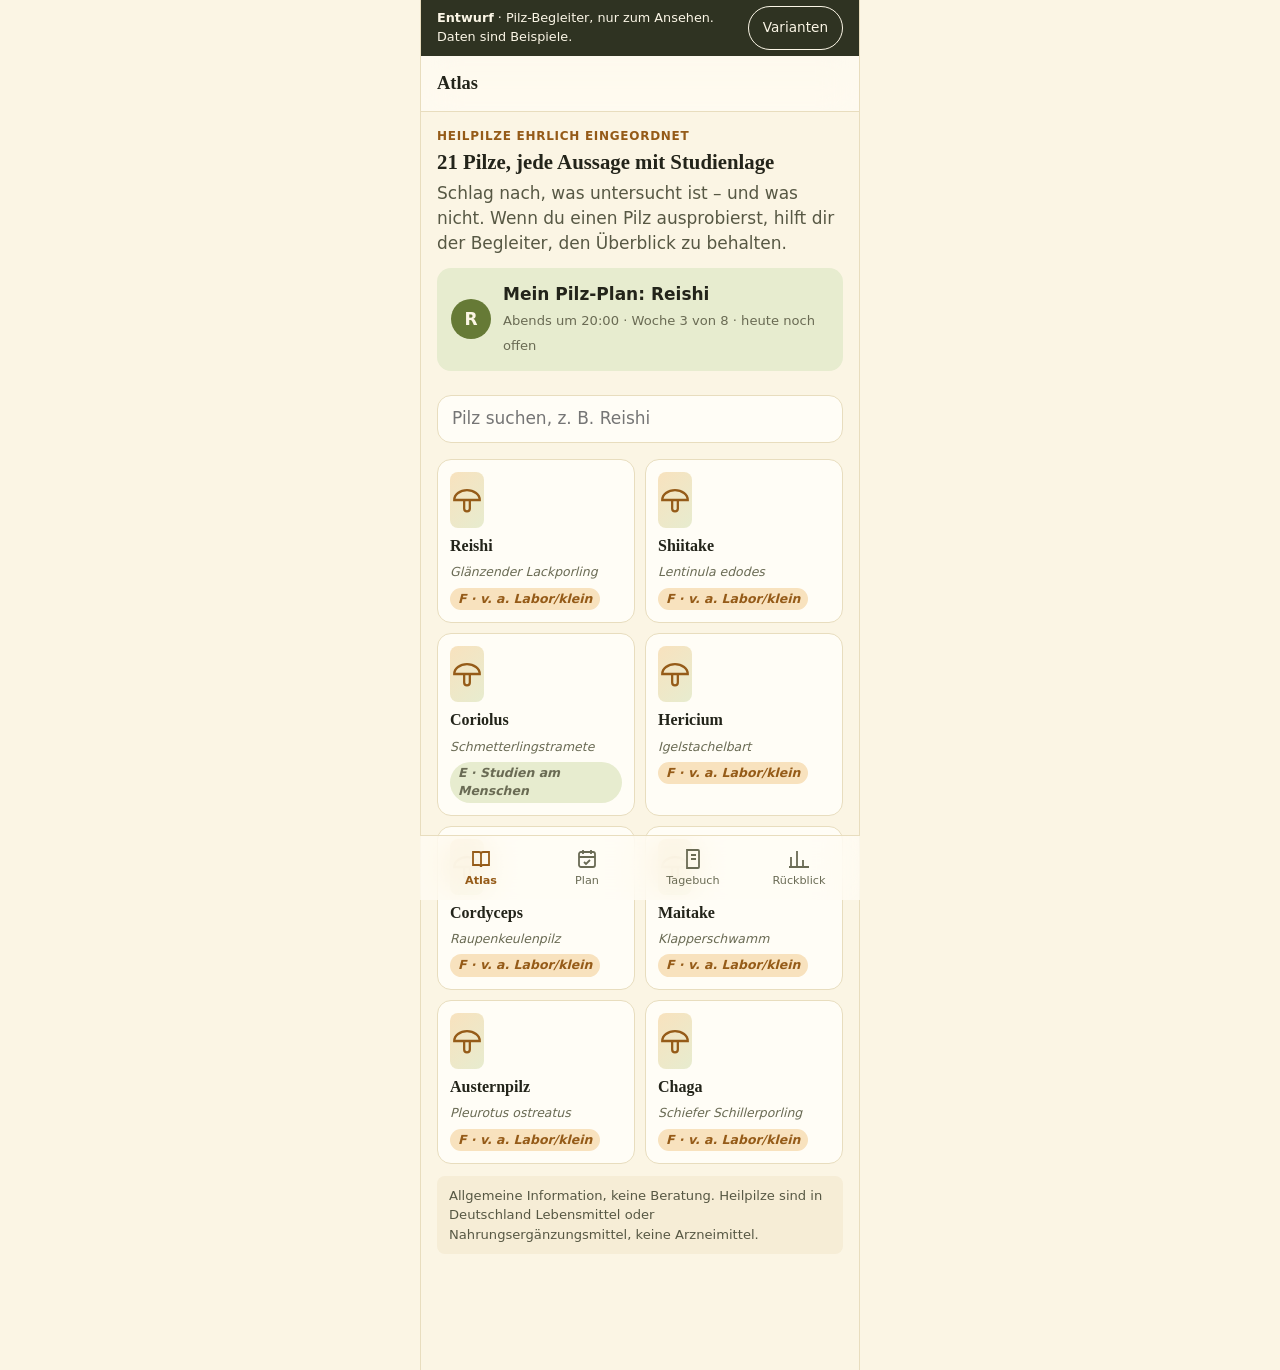
<file: entwuerfe/begleiter-mockup-2026-11-04.html>
<!doctype html>
<html lang="de">
<head>
<meta charset="utf-8">
<meta name="viewport" content="width=device-width,initial-scale=1,viewport-fit=cover">
<meta name="robots" content="noindex, nofollow">
<meta name="theme-color" content="#FBF5E4" media="(prefers-color-scheme: light)">
<meta name="theme-color" content="#14140E" media="(prefers-color-scheme: dark)">
<meta name="apple-mobile-web-app-status-bar-style" content="default">
<title>Pilz-Begleiter Entwurf</title>
<style>
/* Entwurf „Begleiter“ 04.11.2026 – Farbwelt Pfifferling aus der bestehenden App (CLAUDE.md, Tabelle Design) */
:root{
  color-scheme:light;
  --hg:#FBF5E4; --hg2:#F3EACF; --flaeche:#FFFDF6; --flaeche2:#F6EDD6;
  --text:#23241A; --text2:#575844; --text3:#6A6B54; --linie:#E8DDBE;
  --marke:#2F3322; --marke-kontrast:#FBF6E6;
  --akzent:#C9761A; --akzent-text:#955B18; --akzent-hg:#F8E2BE; --akzent-kontrast:#23241A;
  --moos:#667A36; --moos-text:#4E5E27; --moos-hg:#E7ECCF;
  --glas:rgba(255,253,246,.72); --schatten:0 1px 2px rgba(35,36,26,.06),0 6px 20px rgba(35,36,26,.06);
  --r:14px; --r-klein:8px;
  --serif:ui-serif,"New York",Georgia,"Times New Roman",serif;
  --sans:system-ui,-apple-system,BlinkMacSystemFont,"Segoe UI",Roboto,sans-serif;
}
@media (prefers-color-scheme:dark){:root:not([data-theme="light"]){
  color-scheme:dark;
  --hg:#14140E; --hg2:#1A1A12; --flaeche:#202016; --flaeche2:#29291D;
  --text:#F2EEDC; --text2:#C9C3A6; --text3:#A8A288; --linie:#36352A;
  --marke:#F2EEDC; --marke-kontrast:#1E1E14;
  --akzent:#F0A850; --akzent-text:#F0A850; --akzent-hg:#3A2C14; --akzent-kontrast:#1E1E14;
  --moos:#B8C985; --moos-text:#B8C985; --moos-hg:#2A301B;
  --glas:rgba(32,32,22,.72); --schatten:0 1px 2px rgba(0,0,0,.3),0 6px 20px rgba(0,0,0,.25);
}}
:root[data-theme="dark"]{
  color-scheme:dark;
  --hg:#14140E; --hg2:#1A1A12; --flaeche:#202016; --flaeche2:#29291D;
  --text:#F2EEDC; --text2:#C9C3A6; --text3:#A8A288; --linie:#36352A;
  --marke:#F2EEDC; --marke-kontrast:#1E1E14;
  --akzent:#F0A850; --akzent-text:#F0A850; --akzent-hg:#3A2C14; --akzent-kontrast:#1E1E14;
  --moos:#B8C985; --moos-text:#B8C985; --moos-hg:#2A301B;
  --glas:rgba(32,32,22,.72); --schatten:0 1px 2px rgba(0,0,0,.3),0 6px 20px rgba(0,0,0,.25);
}
:root[data-glas="aus"]{--glas:var(--flaeche)}
@media (prefers-contrast:more){:root{--glas:var(--flaeche)}}
*{box-sizing:border-box}
html{background:var(--hg)}
body{margin:0;background:var(--hg);color:var(--text);font:17px/1.47 var(--sans);-webkit-text-size-adjust:100%}
button,input,select,textarea{font:inherit;color:inherit}
h1,h2,h3{font-family:var(--serif);font-weight:600;line-height:1.2;margin:0}
h1{font-size:1.75rem} h2{font-size:1.3rem} h3{font-size:1.06rem}
p{margin:.4rem 0}
a{color:var(--akzent-text)}
.app{max-width:440px;margin:0 auto;min-height:100dvh;position:relative;padding-bottom:calc(88px + env(safe-area-inset-bottom))}
@media (min-width:600px){.app{border-left:1px solid var(--linie);border-right:1px solid var(--linie)}}

/* Entwurfsleiste: gehört nicht zur App */
.entwurf{display:flex;align-items:center;gap:8px;padding:calc(6px + env(safe-area-inset-top)) 16px 6px;background:var(--marke);color:var(--marke-kontrast);font-size:.8rem}
.entwurf b{font-weight:600}
.entwurf button{margin-left:auto;min-height:44px;padding:0 14px;border-radius:999px;border:1px solid currentColor;background:transparent;color:inherit;font-size:.85rem}

/* Kopfzeile mit Glas */
.kopf{position:sticky;top:0;z-index:5;padding:10px 16px;background:var(--glas);-webkit-backdrop-filter:blur(18px) saturate(1.4);backdrop-filter:blur(18px) saturate(1.4);border-bottom:1px solid var(--linie);display:flex;align-items:center;gap:8px;min-height:56px}
.kopf h1{font-size:1.15rem;flex:1}
.zurueck{min-width:48px;min-height:48px;margin-left:-12px;border:0;background:none;color:var(--akzent-text);font-size:1rem;display:none;align-items:center;gap:2px}
.zurueck.an{display:flex}
.inhalt{padding:16px}
.ansicht{display:none}.ansicht.an{display:block}
.eyebrow{font-size:.75rem;letter-spacing:.06em;text-transform:uppercase;color:var(--akzent-text);font-weight:600;margin-bottom:4px}
.lead{color:var(--text2)}
.karte{background:var(--flaeche);border:1px solid var(--linie);border-radius:var(--r);padding:16px;margin:12px 0;box-shadow:var(--schatten)}
.hinweis{font-size:.82rem;color:var(--text2);background:var(--flaeche2);border-radius:var(--r-klein);padding:10px 12px;margin:12px 0}
.klein{font-size:.82rem;color:var(--text3)}
.knopf{display:flex;align-items:center;justify-content:center;gap:8px;width:100%;min-height:50px;border-radius:var(--r);border:0;background:var(--akzent);color:var(--akzent-kontrast);font-weight:600;font-size:1rem;cursor:pointer}
.knopf.zwei{background:var(--flaeche2);color:var(--text);border:1px solid var(--linie)}
.reihe{display:flex;gap:8px;flex-wrap:wrap}
.chip{min-height:44px;padding:0 16px;border-radius:999px;border:1px solid var(--linie);background:var(--flaeche);display:inline-flex;align-items:center;gap:6px;cursor:pointer}
.chip[aria-pressed="true"]{background:var(--akzent-hg);border-color:var(--akzent);color:var(--text);font-weight:600}
.stufe{display:inline-block;font-size:.72rem;font-weight:700;padding:2px 8px;border-radius:999px;background:var(--moos-hg);color:var(--moos-text)}
.stufe.f{background:var(--akzent-hg);color:var(--akzent-text)}
:focus-visible{outline:3px solid var(--akzent);outline-offset:2px}
#main:focus{outline:none}

/* Atlas */
.suche{width:100%;min-height:48px;border-radius:var(--r);border:1px solid var(--linie);background:var(--flaeche);padding:0 14px;margin:12px 0 4px}
.raster{display:grid;grid-template-columns:1fr 1fr;gap:10px;margin-top:12px}
.pilz{text-align:left;border:1px solid var(--linie);background:var(--flaeche);border-radius:var(--r);padding:12px;min-height:120px;cursor:pointer;display:flex;flex-direction:column;gap:6px}
.pilz .bild{height:56px;border-radius:var(--r-klein);background:linear-gradient(135deg,var(--akzent-hg),var(--moos-hg));display:grid;place-items:center}
.pilz b{font-family:var(--serif);font-size:1rem}
.pilz span{font-size:.78rem;color:var(--text3);font-style:italic}
.planband{display:flex;gap:12px;align-items:center;background:var(--moos-hg);border-radius:var(--r);padding:14px;margin:12px 0;border:0;width:100%;text-align:left;cursor:pointer;min-height:64px}
.planband .kreis{width:40px;height:40px;border-radius:50%;background:var(--moos);color:var(--hg);display:grid;place-items:center;flex:none;font-weight:700}

/* Plan */
.schritte{display:flex;gap:6px;margin:8px 0 14px}
.schritte i{flex:1;height:4px;border-radius:2px;background:var(--linie)}
.schritte i.an{background:var(--akzent)}
.wahl{display:flex;align-items:center;gap:12px;width:100%;min-height:60px;border:1px solid var(--linie);background:var(--flaeche);border-radius:var(--r);padding:10px 14px;margin:8px 0;text-align:left;cursor:pointer}
.wahl[aria-pressed="true"]{border-color:var(--akzent);background:var(--akzent-hg)}
.wahl .punkt{width:22px;height:22px;border-radius:50%;border:2px solid var(--text3);flex:none}
.wahl[aria-pressed="true"] .punkt{border:7px solid var(--akzent)}
.zeile{display:flex;align-items:center;justify-content:space-between;gap:12px;min-height:52px;border-bottom:1px solid var(--linie)}
.zeile:last-child{border-bottom:0}
.schalter{appearance:none;width:51px;height:31px;border-radius:999px;background:var(--linie);box-shadow:inset 0 0 0 1.5px var(--text3);position:relative;cursor:pointer;flex:none;transition:background .2s}
.schalter::after{content:"";position:absolute;top:2px;left:2px;width:27px;height:27px;border-radius:50%;background:#fff;box-shadow:0 1px 3px rgba(0,0,0,.3);transition:transform .2s}
.schalter:checked{background:var(--moos);box-shadow:none}
.schalter:checked::after{transform:translateX(20px)}
input[type="time"],select{min-height:44px;border-radius:var(--r-klein);border:1px solid var(--linie);background:var(--flaeche2);padding:0 10px}
.heute{display:flex;align-items:center;gap:12px}
.heute .haken{width:48px;height:48px;border-radius:50%;border:2px solid var(--moos);background:transparent;color:var(--moos-text);font-size:1.3rem;cursor:pointer;flex:none}
.heute .haken[aria-pressed="true"]{background:var(--moos);color:var(--hg)}

/* Tagebuch */
.stufen{display:grid;grid-template-columns:repeat(5,1fr);gap:6px;margin:10px 0}
.stufen button{min-height:64px;border:1px solid var(--linie);border-radius:var(--r-klein);background:var(--flaeche);display:flex;flex-direction:column;align-items:center;justify-content:center;gap:2px;font-size:.72rem;cursor:pointer;padding:4px 2px}
.stufen button span{font-size:1.4rem;line-height:1}
.stufen button[aria-pressed="true"]{border-color:var(--akzent);background:var(--akzent-hg);font-weight:600}
textarea{width:100%;min-height:80px;border-radius:var(--r-klein);border:1px solid var(--linie);background:var(--flaeche2);padding:10px}
.eintrag{display:flex;gap:12px;padding:10px 0;border-bottom:1px solid var(--linie)}
.eintrag:last-child{border-bottom:0}
.eintrag .tag{width:54px;flex:none;font-size:.8rem;color:var(--text3)}
.frage{margin:12px 0}
.frage label{display:block;font-weight:600;margin-bottom:4px}
.drei{display:grid;grid-template-columns:repeat(3,1fr);gap:6px}
.drei button{min-height:48px;border:1px solid var(--linie);border-radius:var(--r-klein);background:var(--flaeche);cursor:pointer}
.drei button[aria-pressed="true"]{border-color:var(--akzent);background:var(--akzent-hg);font-weight:600}

/* Rückblick */
.seg{display:flex;background:var(--flaeche2);border-radius:10px;padding:3px;margin:12px 0}
.seg button{flex:1;min-height:44px;border:0;border-radius:8px;background:transparent;cursor:pointer}
.seg button[aria-pressed="true"]{background:var(--flaeche);box-shadow:var(--schatten);font-weight:600}
.zahlen{display:grid;grid-template-columns:1fr 1fr;gap:10px}
.zahl{background:var(--flaeche);border:1px solid var(--linie);border-radius:var(--r);padding:12px}
.zahl b{display:block;font-size:1.6rem;font-family:var(--serif)}
.zahl span{font-size:.8rem;color:var(--text2)}
svg text{fill:var(--text2);font:11px var(--sans)}

/* Einzelseite */
.krume{font-size:.8rem;color:var(--text3);margin-bottom:8px}
.steck{display:grid;grid-template-columns:auto 1fr;gap:4px 12px;font-size:.9rem}
.steck dt{color:var(--text3)} .steck dd{margin:0}
.google{border:1px dashed var(--text3);border-radius:var(--r-klein);padding:12px;font-family:Arial,sans-serif;margin-top:16px}
.google .u{font-size:.78rem;color:var(--text2)} .google .t{color:#1a0dab;font-size:1.05rem} .google .d{font-size:.85rem;color:var(--text2)}
:root[data-theme="dark"] .google .t{color:#8ab4f8}
@media (prefers-color-scheme:dark){:root:not([data-theme="light"]) .google .t{color:#8ab4f8}}
details.mehr{border-top:1px solid var(--linie);padding:4px 0}
details.mehr summary{min-height:48px;display:flex;align-items:center;cursor:pointer;font-weight:600}

/* Tab-Leiste mit Glas */
.tabs{position:fixed;bottom:0;left:50%;transform:translateX(-50%);width:min(440px,100%);z-index:6;display:grid;grid-template-columns:repeat(4,1fr);padding:6px 8px calc(6px + env(safe-area-inset-bottom));background:var(--glas);-webkit-backdrop-filter:blur(18px) saturate(1.4);backdrop-filter:blur(18px) saturate(1.4);border-top:1px solid var(--linie)}
.tabs button{min-height:52px;border:0;background:none;display:flex;flex-direction:column;align-items:center;justify-content:center;gap:2px;font-size:.7rem;color:var(--text3);cursor:pointer}
.tabs button svg{width:24px;height:24px;stroke:currentColor;fill:none;stroke-width:1.8}
.tabs button[aria-current="page"]{color:var(--akzent-text);font-weight:600}

/* Entwurfs-Blatt */
dialog{border:0;border-radius:20px 20px 0 0;padding:20px 16px calc(20px + env(safe-area-inset-bottom));width:min(440px,100%);max-width:100%;margin:auto auto 0;background:var(--flaeche);color:var(--text);max-height:85dvh}
dialog::backdrop{background:rgba(0,0,0,.35)}
dialog h2{margin-bottom:6px}
.variante{margin:14px 0}
.variante p{font-size:.85rem;color:var(--text2)}
.empf{font-size:.8rem;color:var(--moos-text);background:var(--moos-hg);border-radius:6px;padding:6px 10px;margin-top:6px}
@media (prefers-reduced-motion:reduce){*{transition:none!important}}
</style>
</head>
<body>
<div class="app">
  <div class="entwurf" role="note"><span><b>Entwurf</b> · Pilz-Begleiter, nur zum Ansehen. Daten sind Beispiele.</span><button id="entwurfAuf" type="button">Varianten</button></div>

  <header class="kopf">
    <button class="zurueck" id="zurueck" type="button" aria-label="Zurück zum Atlas">‹ Atlas</button>
    <h1 id="titel">Atlas</h1>
  </header>

  <main class="inhalt" id="main" tabindex="-1">

    <!-- ATLAS -->
    <section class="ansicht an" id="v-atlas" data-titel="Atlas">
      <div class="eyebrow">Heilpilze ehrlich eingeordnet</div>
      <h2>21 Pilze, jede Aussage mit Studienlage</h2>
      <p class="lead">Schlag nach, was untersucht ist – und was nicht. Wenn du einen Pilz ausprobierst, hilft dir der Begleiter, den Überblick zu behalten.</p>
      <button class="planband" type="button" data-geh="plan">
        <span class="kreis" aria-hidden="true">R</span>
        <span><b>Mein Pilz-Plan: Reishi</b><br><span class="klein">Abends um 20:00 · Woche 3 von 8 · heute noch offen</span></span>
      </button>
      <input class="suche" type="search" placeholder="Pilz suchen, z. B. Reishi" aria-label="Pilz suchen" id="suche">
      <div class="raster" id="raster"></div>
      <p class="hinweis">Allgemeine Information, keine Beratung. Heilpilze sind in Deutschland Lebensmittel oder Nahrungsergänzungsmittel, keine Arzneimittel.</p>
    </section>

    <!-- EINZELSEITE -->
    <section class="ansicht" id="v-pilz" data-titel="Reishi">
      <nav class="krume" aria-label="Pfad">Atlas › Heilpilze › Reishi</nav>
      <div class="eyebrow">Steckbrief</div>
      <h2 style="font-size:1.6rem">Reishi (Glänzender Lackporling)</h2>
      <p class="lead"><i>Ganoderma lucidum / G. lingzhi</i> – in der traditionellen chinesischen Medizin seit Langem verwendet. Was Studien beim Menschen untersucht haben, steht unten mit Evidenzstufe.</p>
      <div class="karte">
        <dl class="steck">
          <dt>Übliche Form</dt><dd>Pulver, Extrakt, Tee</dd>
          <dt>Rechtlich</dt><dd>Lebensmittel bzw. Nahrungsergänzung</dd>
          <dt>Studienlage</dt><dd><span class="stufe f">F</span> überwiegend Labor und kleine Humanstudien</dd>
        </dl>
      </div>
      <h3 style="margin-top:18px">Was untersucht wurde</h3>
      <p>Beispieltext: Einzelne kleine Studien haben Befinden und Laborwerte gemessen. Die Ergebnisse sind uneinheitlich, oft herstellerfinanziert und nur für ein bestimmtes Präparat aussagekräftig.</p>
      <p class="klein">Evidenzstufen und Quellen kommen 1:1 aus dem bestehenden Atlas (heilpilze.html), hier nur Platzhalter.</p>
      <details class="mehr"><summary>Sicherheit und Wechselwirkungen</summary>
        <p>Beispieltext: Bei blutverdünnenden oder blutzuckersenkenden Mitteln vorher ärztlich abklären. In Schwangerschaft und Stillzeit nicht ohne Rücksprache.</p></details>
      <details class="mehr"><summary>Wie Menschen Reishi einnehmen</summary>
        <p>Menschen berichten, dass sie Reishi meist abends als Tee oder Pulver einnehmen und es über mehrere Wochen ausprobieren. Das beschreibt Gewohnheiten, keine Wirkung.</p></details>
      <details class="mehr"><summary>Quellen</summary>
        <p class="klein">Platzhalter: Cochrane-Review, Verbraucherzentrale, BfR – je mit Link und Stand.</p></details>
      <div class="karte" style="background:var(--moos-hg);border:0">
        <h3>Reishi selbst ausprobieren?</h3>
        <p class="klein" style="color:var(--text2)">Der Begleiter erinnert dich an deinen selbst gewählten Plan und hält fest, wie es dir geht. Er sagt nicht, ob Reishi für dich passt.</p>
        <button class="knopf" type="button" data-geh="plan" style="margin-top:8px">Plan mit Reishi anlegen</button>
      </div>
      <div class="google" aria-label="So erscheint die Seite bei Google (Beispiel)">
        <div class="klein" style="margin-bottom:6px">SEO: eigene Adresse je Pilz, so erscheint sie bei Google</div>
        <div class="u">heilpilzwissen.de › reishi</div>
        <div class="t">Reishi (Glänzender Lackporling): Studienlage, Sicherheit</div>
        <div class="d">Was Studien zu Reishi untersucht haben – mit Evidenzstufe, Wechselwirkungen und Quellen. Unabhängig, ohne Verkauf.</div>
      </div>
    </section>

    <!-- PLAN -->
    <section class="ansicht" id="v-plan" data-titel="Mein Pilz-Plan">
      <div id="planA">
        <div class="eyebrow" id="schrittText">Schritt 1 von 3</div>
        <div class="schritte" aria-hidden="true"><i class="an"></i><i></i><i></i></div>
        <div data-schritt="1">
          <h2>Welchen Pilz möchtest du ausprobieren?</h2>
          <p class="lead">Wähle einen. Mehrere gleichzeitig machen es schwer, im Tagebuch etwas zu erkennen.</p>
          <div id="wahlPilz"></div>
        </div>
        <div data-schritt="2" hidden>
          <h2>Wann nimmst du ihn?</h2>
          <p class="lead">Eine feste Zeit hilft beim Dranbleiben. Übliche Mengen stehen auf der Packung.</p>
          <div class="reihe" id="tageszeit" role="group" aria-label="Tageszeit">
            <button class="chip" type="button" aria-pressed="false" data-zeit="08:00">Morgens</button>
            <button class="chip" type="button" aria-pressed="false" data-zeit="12:30">Mittags</button>
            <button class="chip" type="button" aria-pressed="true" data-zeit="20:00">Abends</button>
          </div>
          <div class="karte"><div class="zeile"><label for="uhr">Uhrzeit</label><input type="time" id="uhr" value="20:00"></div>
            <div class="zeile"><label for="dauer">Ausprobieren für</label><select id="dauer"><option>4 Wochen</option><option selected>8 Wochen</option></select></div></div>
        </div>
        <div data-schritt="3" hidden>
          <h2>Soll der Begleiter dich erinnern?</h2>
          <div class="karte">
            <div class="zeile"><label for="erinn">Erinnerung um <span class="uhrText">20:00</span></label><input class="schalter" type="checkbox" id="erinn" role="switch" checked></div>
            <div class="zeile"><label for="frage">Danach kurz fragen, wie es dir geht</label><input class="schalter" type="checkbox" id="frage" role="switch" checked></div>
          </div>
          <p class="hinweis">Mitteilungen gehen am iPhone nur, wenn der Begleiter auf dem Home-Bildschirm liegt. Ohne das bekommst du eine Kalender-Erinnerung zum Speichern.</p>
        </div>
        <div style="display:flex;gap:8px;margin-top:16px">
          <button class="knopf zwei" type="button" id="schrittZurueck" style="flex:1" hidden>Zurück</button>
          <button class="knopf" type="button" id="schrittWeiter" style="flex:2">Weiter</button>
        </div>
      </div>

      <div id="planB" hidden>
        <div class="eyebrow">Alles auf einen Blick</div>
        <h2>Mein Pilz-Plan</h2>
        <div class="karte heute">
          <button class="haken" type="button" aria-pressed="false" id="hakenB" aria-label="Heute genommen">✓</button>
          <div><b>Heute, 20:00 · Reishi</b><br><span class="klein" id="hakenText">noch offen</span></div>
        </div>
        <div class="karte">
          <div class="zeile"><span>Pilz</span><select aria-label="Pilz" id="pilzB"></select></div>
          <div class="zeile"><label for="uhrB">Uhrzeit</label><input type="time" id="uhrB" value="20:00"></div>
          <div class="zeile"><label for="dauerB">Dauer</label><select id="dauerB"><option>4 Wochen</option><option selected>8 Wochen</option></select></div>
          <div class="zeile"><label for="erinnB">Erinnerung</label><input class="schalter" type="checkbox" id="erinnB" role="switch" checked></div>
          <div class="zeile"><label for="frageB">Befinden abfragen</label><input class="schalter" type="checkbox" id="frageB" role="switch" checked></div>
        </div>
        <p class="klein">Woche 3 von 8 · Rückblick nach 4 Wochen ist fertig.</p>
      </div>

      <div id="planFertig" hidden>
        <div class="eyebrow">Dein Plan steht</div>
        <h2 id="fertigTitel">Reishi, abends um 20:00</h2>
        <p class="lead">Ab heute für 8 Wochen. Nach 4 und nach 8 Wochen zeigt dir der Rückblick deine Einträge.</p>
        <div class="karte heute">
          <button class="haken" type="button" aria-pressed="false" id="hakenA" aria-label="Heute genommen">✓</button>
          <div><b>Heute genommen?</b><br><span class="klein">Ein Tipp genügt. Vergessen ist kein Problem.</span></div>
        </div>
        <button class="knopf zwei" type="button" id="neuPlan">Plan ändern</button>
      </div>
    </section>

    <!-- TAGEBUCH -->
    <section class="ansicht" id="v-tagebuch" data-titel="Tagebuch">
      <div class="eyebrow">Heute, Mittwoch 4. November</div>
      <h2>Wie geht es dir?</h2>
      <div id="tbA">
        <p class="lead">Ein Tipp reicht. Eine Notiz ist freiwillig.</p>
        <div class="stufen" role="group" aria-label="Befinden heute">
          <button type="button" aria-pressed="false"><span aria-hidden="true">😣</span>schlecht</button>
          <button type="button" aria-pressed="false"><span aria-hidden="true">😕</span>mäßig</button>
          <button type="button" aria-pressed="false"><span aria-hidden="true">😐</span>okay</button>
          <button type="button" aria-pressed="true"><span aria-hidden="true">🙂</span>gut</button>
          <button type="button" aria-pressed="false"><span aria-hidden="true">😄</span>sehr gut</button>
        </div>
      </div>
      <div id="tbB" hidden>
        <p class="lead">Drei kurze Fragen, je ein Tipp.</p>
        <div class="frage"><label>Schlaf</label><div class="drei" role="group" aria-label="Schlaf"><button type="button" aria-pressed="false">schlecht</button><button type="button" aria-pressed="true">mittel</button><button type="button" aria-pressed="false">gut</button></div></div>
        <div class="frage"><label>Energie</label><div class="drei" role="group" aria-label="Energie"><button type="button" aria-pressed="false">wenig</button><button type="button" aria-pressed="false">mittel</button><button type="button" aria-pressed="true">viel</button></div></div>
        <div class="frage"><label>Verträglichkeit</label><div class="drei" role="group" aria-label="Verträglichkeit"><button type="button" aria-pressed="false">Beschwerden</button><button type="button" aria-pressed="false">etwas</button><button type="button" aria-pressed="true">keine</button></div></div>
      </div>
      <label for="notiz" class="klein" style="display:block;margin-top:8px">Notiz (freiwillig)</label>
      <textarea id="notiz" placeholder="z. B. Tee schmeckt bitter, lieber Pulver im Joghurt"></textarea>
      <button class="knopf" type="button" id="speichern" style="margin-top:12px">Speichern</button>
      <p class="klein" role="status" id="gespeichert"></p>
      <h3 style="margin-top:20px">Letzte Tage</h3>
      <div class="karte" style="padding:4px 16px">
        <div class="eintrag"><div class="tag">Di 3.11.</div><div>🙂 gut · genommen<br><span class="klein">„Pulver im Joghurt geht gut.“</span></div></div>
        <div class="eintrag"><div class="tag">Mo 2.11.</div><div>😐 okay · genommen</div></div>
        <div class="eintrag"><div class="tag">So 1.11.</div><div>🙂 gut · vergessen</div></div>
      </div>
      <p class="hinweis">Deine Einträge bleiben nur auf diesem Gerät. Bei Beschwerden: Einnahme beenden und ärztlich abklären.</p>
    </section>

    <!-- RÜCKBLICK -->
    <section class="ansicht" id="v-rueckblick" data-titel="Rückblick">
      <div class="eyebrow">Reishi seit 7. Oktober</div>
      <h2 id="rbTitel">Deine ersten 4 Wochen</h2>
      <div class="seg" role="group" aria-label="Zeitraum">
        <button type="button" aria-pressed="true" data-wochen="4">Nach 4 Wochen</button>
        <button type="button" aria-pressed="false" data-wochen="8">Nach 8 Wochen</button>
      </div>
      <div class="zahlen">
        <div class="zahl"><b id="rbTage">25 von 28</b><span>Tagen genommen</span></div>
        <div class="zahl"><b id="rbEintr">22</b><span>Tagebuch-Einträge</span></div>
      </div>
      <div class="karte">
        <h3>Befinden je Woche</h3>
        <p class="klein">Mittelwert deiner Einträge (1 = schlecht, 5 = sehr gut)</p>
        <svg id="rbBild" viewBox="0 0 320 150" width="100%" role="img" aria-label="Balken: Befinden je Woche"></svg>
      </div>
      <p class="hinweis"><b>Wichtig:</b> Der Rückblick zeigt, wie es dir ging – nicht, warum. Schlaf, Wetter, Stress und vieles mehr spielen mit. Ob Reishi etwas damit zu tun hat, kann ein Tagebuch nicht sagen.</p>
      <div class="karte">
        <h3>Wie geht es weiter?</h3>
        <p class="klein" style="color:var(--text2)">Du entscheidest. Der Begleiter empfiehlt nichts.</p>
        <div style="display:grid;gap:8px;margin-top:8px">
          <button class="knopf zwei" type="button">Weiter wie bisher</button>
          <button class="knopf zwei" type="button">Pause machen</button>
          <button class="knopf zwei" type="button">Plan beenden</button>
          <button class="knopf" type="button">Als PDF fürs Arztgespräch</button>
        </div>
      </div>
    </section>
  </main>

  <nav class="tabs" aria-label="Hauptbereiche">
    <button type="button" data-tab="atlas" aria-current="page"><svg viewBox="0 0 24 24"><path d="M4 5h6a2 2 0 0 1 2 2v13a2 2 0 0 0-2-2H4zM20 5h-6a2 2 0 0 0-2 2v13a2 2 0 0 1 2-2h6z"/></svg>Atlas</button>
    <button type="button" data-tab="plan"><svg viewBox="0 0 24 24"><rect x="4" y="5" width="16" height="15" rx="2"/><path d="M8 3v4M16 3v4M4 10h16M9 15l2 2 4-4"/></svg>Plan</button>
    <button type="button" data-tab="tagebuch"><svg viewBox="0 0 24 24"><path d="M6 3h11a1 1 0 0 1 1 1v16a1 1 0 0 1-1 1H6zM6 3v18M10 8h5M10 12h5"/></svg>Tagebuch</button>
    <button type="button" data-tab="rueckblick"><svg viewBox="0 0 24 24"><path d="M4 20V10M10 20V4M16 20v-7M22 20H2"/></svg>Rückblick</button>
  </nav>
</div>

<dialog id="entwurf" aria-labelledby="entwurfTitel">
  <h2 id="entwurfTitel">Varianten zum Wählen</h2>
  <p class="klein">Nur im Entwurf. Stephan wählt, die App bekommt eine Variante.</p>
  <div class="variante">
    <h3>1 · Plan anlegen</h3>
    <div class="seg" role="group" aria-label="Plan-Variante">
      <button type="button" data-var="plan" data-wert="A" aria-pressed="true">A · Schritt für Schritt</button>
      <button type="button" data-var="plan" data-wert="B" aria-pressed="false">B · Ein Blatt</button>
    </div>
    <p>A: drei Fragen nacheinander, dann „Dein Plan steht“. B: alle Einstellungen auf einer Seite, oben der Haken für heute.</p>
    <div class="empf">Empfehlung A für das erste Anlegen (eine Frage je Bildschirm, passt zu Einsteigern 40–65); danach zeigt der Plan-Reiter die Übersicht wie in B.</div>
  </div>
  <div class="variante">
    <h3>2 · Tagebuch</h3>
    <div class="seg" role="group" aria-label="Tagebuch-Variante">
      <button type="button" data-var="tb" data-wert="A" aria-pressed="true">A · Ein Tipp</button>
      <button type="button" data-var="tb" data-wert="B" aria-pressed="false">B · Drei Fragen</button>
    </div>
    <p>A: Befinden in fünf Stufen (Gesicht plus Wort). B: Schlaf, Energie, Verträglichkeit.</p>
    <div class="empf">Empfehlung A: ein Tipp am Tag hält man 8 Wochen durch. „Verträglichkeit“ aus B als freiwillige Zusatzfrage.</div>
  </div>
  <div class="variante">
    <h3>Ansicht</h3>
    <div class="seg" role="group" aria-label="Hell oder dunkel">
      <button type="button" data-var="theme" data-wert="auto" aria-pressed="true">Automatisch</button>
      <button type="button" data-var="theme" data-wert="light" aria-pressed="false">Hell</button>
      <button type="button" data-var="theme" data-wert="dark" aria-pressed="false">Dunkel</button>
    </div>
    <div class="zeile"><label for="glasAus">Weniger Transparenz</label><input class="schalter" type="checkbox" id="glasAus" role="switch"></div>
  </div>
  <button class="knopf" type="button" id="entwurfZu">Fertig</button>
</dialog>

<script>
const $ = s => document.querySelector(s), $$ = s => [...document.querySelectorAll(s)];
const PILZE = [
  ["reishi","Reishi","Glänzender Lackporling","F"],["shiitake","Shiitake","Lentinula edodes","F"],
  ["coriolus","Coriolus","Schmetterlingstramete","E"],["hericium","Hericium","Igelstachelbart","F"],
  ["cordyceps","Cordyceps","Raupenkeulenpilz","F"],["maitake","Maitake","Klapperschwamm","F"],
  ["austernpilz","Austernpilz","Pleurotus ostreatus","F"],["chaga","Chaga","Schiefer Schillerporling","F"]];
const STUFE = {E:"E · Studien am Menschen",F:"F · v. a. Labor/klein"};
const pilzSvg = '<svg width="34" height="34" viewBox="0 0 24 24" aria-hidden="true" fill="none" stroke="currentColor" stroke-width="1.6"><path d="M3 12a9 7 0 0 1 18 0z"/><path d="M10 12v6a2 2 0 0 0 4 0v-6"/></svg>';
function raster(f=""){
  $("#raster").innerHTML = PILZE.filter(p => (p[1]+p[2]).toLowerCase().includes(f.toLowerCase())).map(p =>
    `<button class="pilz" type="button" data-pilz="${p[0]}"><span class="bild" style="color:var(--akzent-text)">${pilzSvg}</span><b>${p[1]}</b><span>${p[2]}</span><span class="stufe ${p[3]==="F"?"f":""}">${STUFE[p[3]]}</span></button>`).join("")
    || '<p class="klein">Kein Pilz gefunden. Versuch den deutschen oder lateinischen Namen.</p>';
}
raster();
$("#suche").addEventListener("input", e => raster(e.target.value));
$("#raster").addEventListener("click", e => { if(e.target.closest(".pilz")) zeige("pilz"); });

let gewählt = "reishi";
$("#wahlPilz").innerHTML = PILZE.slice(0,5).map(p => `<button class="wahl" type="button" data-p="${p[0]}" aria-pressed="${p[0]===gewählt}"><span class="punkt" aria-hidden="true"></span><span><b>${p[1]}</b><br><span class="klein">${p[2]}</span></span></button>`).join("");
$("#pilzB").innerHTML = PILZE.map(p => `<option>${p[1]}</option>`).join("");
$("#wahlPilz").addEventListener("click", e => { const b = e.target.closest(".wahl"); if(!b) return; gewählt = b.dataset.p; $$("#wahlPilz .wahl").forEach(x => x.setAttribute("aria-pressed", x === b)); });

function einzeln(gruppe){ gruppe.addEventListener("click", e => { const b = e.target.closest("button"); if(!b || !gruppe.contains(b)) return; [...gruppe.querySelectorAll("button")].forEach(x => x.setAttribute("aria-pressed", x === b)); }); }
$$(".stufen,.drei,#tageszeit").forEach(einzeln);
$("#tageszeit").addEventListener("click", e => { const b = e.target.closest("[data-zeit]"); if(b){ $("#uhr").value = b.dataset.zeit; } });

let schritt = 1;
function schrittZeigen(){
  $$("#planA [data-schritt]").forEach(d => d.hidden = +d.dataset.schritt !== schritt);
  $$("#planA .schritte i").forEach((i, n) => i.classList.toggle("an", n < schritt));
  $("#schrittText").textContent = `Schritt ${schritt} von 3`;
  $("#schrittZurueck").hidden = schritt === 1;
  $("#schrittWeiter").textContent = schritt === 3 ? "Plan speichern" : "Weiter";
  $$(".uhrText").forEach(s => s.textContent = $("#uhr").value);
}
$("#schrittWeiter").onclick = () => {
  if(schritt < 3){ schritt++; schrittZeigen(); return; }
  const p = PILZE.find(x => x[0] === gewählt);
  $("#fertigTitel").textContent = `${p[1]}, um ${$("#uhr").value} Uhr`;
  $("#planA").hidden = true; $("#planFertig").hidden = false;
};
$("#schrittZurueck").onclick = () => { schritt--; schrittZeigen(); };
$("#neuPlan").onclick = () => { schritt = 1; schrittZeigen(); $("#planA").hidden = false; $("#planFertig").hidden = true; };
function haken(b, t){ b.onclick = () => { const an = b.getAttribute("aria-pressed") !== "true"; b.setAttribute("aria-pressed", an); if(t) t.textContent = an ? "genommen um " + new Date().toTimeString().slice(0,5) : "noch offen"; }; }
haken($("#hakenA")); haken($("#hakenB"), $("#hakenText"));

$("#speichern").onclick = () => { $("#gespeichert").textContent = "Gespeichert. Bis morgen!"; };

const WERTE = {4:[3.4,3.6,3.9,3.8], 8:[3.4,3.6,3.9,3.8,3.5,3.9,4.0,3.7]};
function rueckblick(w){
  $("#rbTitel").textContent = w == 4 ? "Deine ersten 4 Wochen" : "Deine 8 Wochen";
  $("#rbTage").textContent = w == 4 ? "25 von 28" : "49 von 56";
  $("#rbEintr").textContent = w == 4 ? "22" : "41";
  const v = WERTE[w], bw = 300 / v.length;
  $("#rbBild").innerHTML = v.map((x, i) => { const h = x / 5 * 110; return `<rect x="${12 + i*bw + bw*.18}" y="${120-h}" width="${bw*.64}" height="${h}" rx="4" fill="var(--moos)"/><text x="${12 + i*bw + bw/2}" y="${114-h}" text-anchor="middle">${x.toFixed(1).replace(".",",")}</text><text x="${12 + i*bw + bw/2}" y="138" text-anchor="middle">W${i+1}</text>`; }).join("") + '<line x1="10" x2="314" y1="120" y2="120" stroke="var(--linie)"/>';
}
$$("[data-wochen]").forEach(b => b.onclick = () => { $$("[data-wochen]").forEach(x => x.setAttribute("aria-pressed", x === b)); rueckblick(b.dataset.wochen); });
rueckblick(4);

function zeige(v){
  $$(".ansicht").forEach(s => s.classList.toggle("an", s.id === "v-" + v));
  $("#titel").textContent = $("#v-" + v).dataset.titel;
  $("#zurueck").classList.toggle("an", v === "pilz");
  const tab = v === "pilz" ? "atlas" : v;
  $$(".tabs button").forEach(b => b.dataset.tab === tab ? b.setAttribute("aria-current","page") : b.removeAttribute("aria-current"));
  window.scrollTo(0, 0); $("#main").focus({preventScroll:true});
}
$$(".tabs button").forEach(b => b.onclick = () => zeige(b.dataset.tab));
$$("[data-geh]").forEach(b => b.onclick = () => zeige(b.dataset.geh));
$("#zurueck").onclick = () => zeige("atlas");

const dlg = $("#entwurf");
$("#entwurfAuf").onclick = () => dlg.showModal();
$("#entwurfZu").onclick = () => dlg.close();
dlg.addEventListener("click", e => { if(e.target === dlg) dlg.close(); });
$$("[data-var]").forEach(b => b.onclick = () => {
  $$(`[data-var="${b.dataset.var}"]`).forEach(x => x.setAttribute("aria-pressed", x === b));
  const w = b.dataset.wert;
  if(b.dataset.var === "plan"){ $("#planA").hidden = w !== "A"; $("#planFertig").hidden = true; $("#planB").hidden = w !== "B"; if(w === "A"){ schritt = 1; schrittZeigen(); } }
  if(b.dataset.var === "tb"){ $("#tbA").hidden = w !== "A"; $("#tbB").hidden = w !== "B"; }
  if(b.dataset.var === "theme"){ if(w === "auto") delete document.documentElement.dataset.theme; else document.documentElement.dataset.theme = w; }
});
$("#glasAus").onchange = e => { if(e.target.checked) document.documentElement.dataset.glas = "aus"; else delete document.documentElement.dataset.glas; };

// Für Bildschirmfotos: ?ansicht=plan&plan=B&theme=dark&wochen=8
const q = new URLSearchParams(location.search);
if(q.get("theme")) document.documentElement.dataset.theme = q.get("theme");
if(q.get("plan") === "B") $('[data-var="plan"][data-wert="B"]').click();
if(q.get("tb") === "B") $('[data-var="tb"][data-wert="B"]').click();
if(q.get("schritt")) { schritt = +q.get("schritt"); schrittZeigen(); }
if(q.get("wochen")) $(`[data-wochen="${q.get("wochen")}"]`).click();
if(q.get("ansicht")) zeige(q.get("ansicht"));
if(q.get("blatt")) dlg.showModal();
</script>
</body>
</html>
</file>
<file: begleiter/begleiter.css>
/* Pilz-Begleiter · Farbwelt Pfifferling (CLAUDE.md, Tabelle Design), Aufbau aus dem Entwurf vom 04.11.2026 */
:root{
  color-scheme:light;
  --hg:#FBF5E4; --flaeche:#FFFDF6; --flaeche2:#F6EDD6;
  --text:#23241A; --text2:#575844; --text3:#6A6B54; --linie:#E8DDBE;
  --akzent:#C9761A; --akzent-text:#955B18; --akzent-hg:#F8E2BE; --akzent-kontrast:#23241A;
  --moos:#667A36; --moos-text:#4E5E27; --moos-hg:#E7ECCF;
  --glas:rgba(255,253,246,.96); --glas-kopf:rgba(251,245,228,.96); --schatten:0 1px 2px rgba(35,36,26,.06),0 6px 20px rgba(35,36,26,.06);
  --pfeil:url("data:image/svg+xml,%3Csvg xmlns='http://www.w3.org/2000/svg' width='16' height='16' viewBox='0 0 24 24' fill='none' stroke='%23575844' stroke-width='2.2' stroke-linecap='round' stroke-linejoin='round'%3E%3Cpath d='M6 9l6 6 6-6'/%3E%3C/svg%3E");
  --r:14px; --r-klein:8px;
  --serif:ui-serif,"New York",Georgia,"Times New Roman",serif;
  --sans:system-ui,-apple-system,BlinkMacSystemFont,"Segoe UI",Roboto,sans-serif;
}
@media (prefers-color-scheme:dark){:root:not([data-theme="light"]){
  color-scheme:dark;
  --hg:#14140E; --flaeche:#202016; --flaeche2:#29291D;
  --text:#F2EEDC; --text2:#C9C3A6; --text3:#A8A288; --linie:#36352A;
  --akzent:#F0A850; --akzent-text:#F0A850; --akzent-hg:#3A2C14; --akzent-kontrast:#1E1E14;
  --moos:#B8C985; --moos-text:#B8C985; --moos-hg:#2A301B;
  --glas:rgba(32,32,22,.96); --glas-kopf:rgba(20,20,14,.96); --schatten:0 1px 2px rgba(0,0,0,.3),0 6px 20px rgba(0,0,0,.25);
  --pfeil:url("data:image/svg+xml,%3Csvg xmlns='http://www.w3.org/2000/svg' width='16' height='16' viewBox='0 0 24 24' fill='none' stroke='%23C9C3A6' stroke-width='2.2' stroke-linecap='round' stroke-linejoin='round'%3E%3Cpath d='M6 9l6 6 6-6'/%3E%3C/svg%3E");
}}
:root[data-theme="dark"]{
  color-scheme:dark;
  --hg:#14140E; --flaeche:#202016; --flaeche2:#29291D;
  --text:#F2EEDC; --text2:#C9C3A6; --text3:#A8A288; --linie:#36352A;
  --akzent:#F0A850; --akzent-text:#F0A850; --akzent-hg:#3A2C14; --akzent-kontrast:#1E1E14;
  --moos:#B8C985; --moos-text:#B8C985; --moos-hg:#2A301B;
  --glas:rgba(32,32,22,.96); --glas-kopf:rgba(20,20,14,.96); --schatten:0 1px 2px rgba(0,0,0,.3),0 6px 20px rgba(0,0,0,.25);
  --pfeil:url("data:image/svg+xml,%3Csvg xmlns='http://www.w3.org/2000/svg' width='16' height='16' viewBox='0 0 24 24' fill='none' stroke='%23C9C3A6' stroke-width='2.2' stroke-linecap='round' stroke-linejoin='round'%3E%3Cpath d='M6 9l6 6 6-6'/%3E%3C/svg%3E");
}
@media (prefers-contrast:more){:root{--glas:var(--flaeche);--glas-kopf:var(--hg)}}
*{box-sizing:border-box}
html{background:var(--hg)}
body{margin:0;background:var(--hg);color:var(--text);font:17px/1.47 var(--sans);-webkit-text-size-adjust:100%}
button,input,select,textarea{font:inherit;color:inherit}
h1,h2,h3{font-family:var(--serif);font-weight:600;line-height:1.2;margin:0}
h1{font-size:1.15rem} h2{font-size:1.4rem;margin-bottom:4px} h3{font-size:1.1rem}
p{margin:.4rem 0}
a{color:var(--akzent-text)}
.sprung{position:absolute;left:-999px;top:0;z-index:20;background:var(--flaeche);padding:12px 16px}
.sprung:focus{left:16px;top:calc(8px + env(safe-area-inset-top))}
.app{max-width:440px;margin:0 auto;min-height:100dvh;position:relative;padding-bottom:calc(88px + env(safe-area-inset-bottom))}
@media (min-width:600px){.app{border-left:1px solid var(--linie);border-right:1px solid var(--linie)}}

.kopf{position:sticky;top:0;z-index:5;padding:calc(10px + env(safe-area-inset-top)) calc(16px + env(safe-area-inset-right)) 10px calc(16px + env(safe-area-inset-left));background:var(--glas-kopf);-webkit-backdrop-filter:blur(18px) saturate(1.4);backdrop-filter:blur(18px) saturate(1.4);border-bottom:1px solid var(--linie);display:flex;align-items:center;gap:8px;min-height:56px}
/* Kopf und Reiterleiste zu 96 % deckend: bei 72/82 % blieb gerollter Text dahinter lesbar (Bibliothek M132, Teil C 370) */
/* Kopf im Ton von html: iOS malt die Statusleiste der Home-Bildschirm-App in der html-Farbe, ein hellerer Kopf gäbe einen Streifen (Bibliothek Teil C 1) */
/* Installierte App: iOS 27 zeichnet die obersten ~33 pt weich (Bibliothek Teil C Nr. 1, 36 px am Gerät bestätigt) – Titel tiefer setzen */
@media (display-mode:standalone){.kopf{padding-top:calc(36px + env(safe-area-inset-top))}}
.kopf h1{flex:1}
.zurueck{min-width:48px;min-height:48px;margin-left:-12px;padding:0 12px;border:0;background:none;color:var(--akzent-text);font-size:1rem;display:none;align-items:center}
.zurueck.an{display:flex}
.inhalt{padding:16px calc(16px + env(safe-area-inset-right)) 16px calc(16px + env(safe-area-inset-left))}
.ansicht{display:none}.ansicht.an{display:block}
.eyebrow{font-size:1rem;letter-spacing:.04em;text-transform:uppercase;color:var(--akzent-text);font-weight:600;margin-bottom:4px}
.lead{color:var(--text2)}
.karte{background:var(--flaeche);border:1px solid var(--linie);border-radius:var(--r);padding:16px;margin:12px 0;box-shadow:var(--schatten)}
.hinweis{font-size:1rem;color:var(--text2);background:var(--flaeche2);border-radius:var(--r-klein);padding:10px 12px;margin:12px 0}
.klein{font-size:1rem;color:var(--text3)}
.knopf{display:flex;align-items:center;justify-content:center;gap:8px;width:100%;min-height:50px;border-radius:var(--r);border:0;background:var(--akzent);color:var(--akzent-kontrast);font-weight:600;font-size:1rem;cursor:pointer;text-decoration:none;padding:0 12px}
.knopf.zwei{background:var(--flaeche2);color:var(--text);border:1px solid var(--linie)}
.knoepfe{display:grid;gap:8px;margin-top:12px}
.reihe{display:flex;gap:8px;flex-wrap:wrap}
.chip{min-height:44px;padding:0 16px;border-radius:999px;border:1px solid var(--linie);background:var(--flaeche);display:inline-flex;align-items:center;gap:6px;cursor:pointer}
.chip[aria-pressed="true"]{background:var(--akzent-hg);border-color:var(--akzent);font-weight:600}
.stufe{display:inline-block;font-size:1rem;font-weight:700;padding:2px 8px;border-radius:999px;background:var(--moos-hg);color:var(--moos-text)}
:focus-visible{outline:3px solid var(--akzent);outline-offset:2px}
#main:focus{outline:none}

/* Atlas */
.suche{width:100%;min-height:48px;border-radius:var(--r);border:1px solid var(--linie);background:var(--flaeche);padding:0 14px;margin:12px 0 4px}
/* minmax(0,1fr): sonst weitet „Schmetterlingstramete“ die Spalte und das Raster läuft rechts aus dem Bild (Bibliothek Teil C 141) */
.raster{display:grid;grid-template-columns:repeat(2,minmax(0,1fr));gap:10px;margin-top:12px}
.pilz{text-align:left;border:1px solid var(--linie);background:var(--flaeche);border-radius:var(--r);padding:12px;min-height:120px;display:flex;flex-direction:column;gap:6px;color:var(--text);text-decoration:none}
.pilz{min-width:0}
.pilz b,.pilz i{overflow-wrap:anywhere;hyphens:auto;-webkit-hyphens:auto}
.pilz b{font-family:var(--serif);font-size:1.05rem}
.pilz i{font-size:1rem;color:var(--text3)}
.pilz .bild{height:48px;border-radius:var(--r-klein);background:linear-gradient(135deg,var(--akzent-hg),var(--moos-hg));display:grid;place-items:center;color:var(--akzent-text)}
.planband{display:flex;gap:12px;align-items:center;background:var(--moos-hg);border-radius:var(--r);padding:14px;margin:12px 0;color:var(--text);text-decoration:none;min-height:64px}
.planband .kreis{width:40px;height:40px;border-radius:50%;background:var(--moos);color:var(--hg);display:grid;place-items:center;flex:none;font-weight:700}

/* Steckbrief */
.steck{display:grid;grid-template-columns:auto 1fr;gap:6px 12px}
.steck dt{color:var(--text3)} .steck dd{margin:0}
details.mehr{border-top:1px solid var(--linie);padding:4px 0}
details.mehr summary{min-height:48px;display:flex;align-items:center;cursor:pointer;font-weight:600}
details.mehr ul{padding-left:20px;margin:0 0 8px}

/* Plan */
.schritte{display:flex;gap:6px;margin:8px 0 14px}
.schritte i{flex:1;height:4px;border-radius:2px;background:var(--linie)}
.schritte i.an{background:var(--akzent)}
.wahl{display:flex;align-items:center;gap:12px;width:100%;min-height:60px;border:1px solid var(--linie);background:var(--flaeche);border-radius:var(--r);padding:10px 14px;margin:8px 0;text-align:left;cursor:pointer}
.wahl[aria-pressed="true"]{border-color:var(--akzent);background:var(--akzent-hg)}
.wahl .punkt{width:22px;height:22px;border-radius:50%;border:2px solid var(--text3);flex:none}
.wahl[aria-pressed="true"] .punkt{border:7px solid var(--akzent)}
.wahl .klein{display:block}
.wahl[aria-pressed="true"] .klein{color:var(--text2)} /* text3 auf akzent-hg wäre nur 4,32:1 */
.zeile{display:flex;align-items:center;justify-content:space-between;gap:12px;min-height:52px;border-bottom:1px solid var(--linie)}
.zeile:last-child{border-bottom:0}
.schalter{appearance:none;-webkit-appearance:none;width:51px;height:31px;margin:0;border-radius:999px;background:var(--linie);box-shadow:inset 0 0 0 1.5px var(--text3);position:relative;cursor:pointer;flex:none;transition:background .2s}
.schalter::after{content:"";position:absolute;top:2px;left:2px;width:27px;height:27px;border-radius:50%;background:#fff;box-shadow:0 1px 3px rgba(0,0,0,.3);transition:transform .2s}
.schalter:checked{background:var(--moos);box-shadow:none}
.schalter:checked::after{transform:translateX(20px)}
input[type="time"],select{min-height:44px;font-size:1rem;border-radius:var(--r-klein);border:1px solid var(--linie);background:var(--flaeche2);padding:0 10px}
/* WebKit ignoriert min-height beim Standard-Auswahlfeld (nur 23 px hoch) – eigene Optik mit Pfeil, dann greifen 44 px */
select{-webkit-appearance:none;appearance:none;padding-right:34px;background:var(--flaeche2) var(--pfeil) no-repeat right 10px center}
.heute{display:flex;align-items:center;gap:12px}
.haken{width:52px;height:52px;border-radius:50%;border:2px solid var(--moos);background:transparent;color:var(--moos-text);font-size:1.4rem;cursor:pointer;flex:none}
.haken[aria-pressed="true"]{background:var(--moos);color:var(--hg)}

/* Tagebuch */
.stufen{display:grid;grid-template-columns:repeat(5,1fr);gap:6px;margin:10px 0}
.stufen button{min-height:68px;border:1px solid var(--linie);border-radius:var(--r-klein);background:var(--flaeche);display:flex;flex-direction:column;align-items:center;justify-content:center;gap:2px;font-size:1rem;line-height:1.15;cursor:pointer;padding:4px 2px;hyphens:auto;text-align:center}
.stufen button span{font-size:1.5rem;line-height:1}
.stufen button[aria-pressed="true"]{border-color:var(--akzent);background:var(--akzent-hg);font-weight:600}
.drei{display:grid;grid-template-columns:repeat(3,1fr);gap:6px}
.drei button{min-height:48px;border:1px solid var(--linie);border-radius:var(--r-klein);background:var(--flaeche);cursor:pointer;padding:0 4px}
.drei button[aria-pressed="true"]{border-color:var(--akzent);background:var(--akzent-hg);font-weight:600}
textarea{width:100%;min-height:80px;font-size:1rem;border-radius:var(--r-klein);border:1px solid var(--linie);background:var(--flaeche2);padding:10px}
.feld{display:block;font-weight:600;margin:14px 0 6px}
.eintrag{display:flex;gap:12px;padding:10px 0;border-bottom:1px solid var(--linie)}
.eintrag:last-child{border-bottom:0}
.eintrag .tag{width:80px;flex:none;color:var(--text3)}

/* Rückblick */
.seg{display:flex;background:var(--flaeche2);border-radius:10px;padding:3px;margin:12px 0}
.seg button{flex:1;min-height:44px;border:0;border-radius:8px;background:transparent;cursor:pointer}
.seg button[aria-pressed="true"]{background:var(--flaeche);box-shadow:var(--schatten);font-weight:600}
.seg button:disabled{color:var(--text3);cursor:default}
.zahlen{display:grid;grid-template-columns:1fr 1fr;gap:10px}
.zahl{background:var(--flaeche);border:1px solid var(--linie);border-radius:var(--r);padding:12px}
.zahl b{display:block;font-size:1.6rem;font-family:var(--serif)}
.zahl span{color:var(--text2)}
svg text{fill:var(--text2);font:16px var(--sans)} /* viewBox 320 ≈ Kartenbreite am iPhone, also echte 16 px */

/* Reiter */
.tabs{position:fixed;bottom:0;left:50%;transform:translateX(-50%);width:min(440px,100%);z-index:6;display:grid;grid-template-columns:repeat(4,1fr);padding:6px calc(8px + env(safe-area-inset-right)) calc(6px + env(safe-area-inset-bottom)) calc(8px + env(safe-area-inset-left));background:var(--glas);-webkit-backdrop-filter:blur(18px) saturate(1.4);backdrop-filter:blur(18px) saturate(1.4);border-top:1px solid var(--linie)}
.tabs a{min-height:52px;display:flex;flex-direction:column;align-items:center;justify-content:center;gap:2px;font-size:1rem;color:var(--text3);text-decoration:none}
.tabs svg{width:24px;height:24px;stroke:currentColor;fill:none;stroke-width:1.8}
.tabs a[aria-current="page"]{color:var(--akzent-text);font-weight:600}

.toast{position:fixed;left:50%;transform:translateX(-50%);bottom:calc(76px + env(safe-area-inset-bottom));width:min(408px,calc(100% - 32px));z-index:7;background:var(--text);color:var(--hg);border-radius:var(--r);padding:12px 16px;display:flex;align-items:center;gap:12px;box-shadow:var(--schatten)}
.toast button{margin-left:auto;min-height:44px;padding:0 12px;border:0;background:none;color:inherit;font-weight:700;text-decoration:underline}
@media (prefers-reduced-motion:reduce){*{transition:none!important}}
@media print{.tabs,.kopf,.toast,.knoepfe,.seg{display:none!important}.app{padding:0}body{background:#fff;color:#000}}
.toast[hidden]{display:none}
/* Ganze Zeile ist Tippfläche für Schalter und Felder (Schalter selbst 51x31 wie iOS) */
.zeile label{flex:1;align-self:stretch;display:flex;align-items:center;cursor:pointer}
</file>
<file: pilzhandel/fonts/fonts.css>
/* Schriften lokal eingebunden (SIL Open Font License): Fraunces und DM Sans, Latin + Latin-Ext.
   Stammt aus Google Fonts, damit die App ohne Abruf bei Google auskommt. */
/* latin-ext */
@font-face {
  font-family: 'DM Sans';
  font-style: italic;
  font-weight: 400;
  font-display: swap;
  src: url(DMSans-italic-latin-ext.woff2) format('woff2');
  unicode-range: U+0100-02BA, U+02BD-02C5, U+02C7-02CC, U+02CE-02D7, U+02DD-02FF, U+0304, U+0308, U+0329, U+1D00-1DBF, U+1E00-1E9F, U+1EF2-1EFF, U+2020, U+20A0-20AB, U+20AD-20C0, U+2113, U+2C60-2C7F, U+A720-A7FF;
}
/* latin */
@font-face {
  font-family: 'DM Sans';
  font-style: italic;
  font-weight: 400;
  font-display: swap;
  src: url(DMSans-italic-latin.woff2) format('woff2');
  unicode-range: U+0000-00FF, U+0131, U+0152-0153, U+02BB-02BC, U+02C6, U+02DA, U+02DC, U+0304, U+0308, U+0329, U+2000-206F, U+20AC, U+2122, U+2191, U+2193, U+2212, U+2215, U+FEFF, U+FFFD;
}
/* latin-ext */
@font-face {
  font-family: 'DM Sans';
  font-style: normal;
  font-weight: 400;
  font-display: swap;
  src: url(DMSans-normal-latin-ext.woff2) format('woff2');
  unicode-range: U+0100-02BA, U+02BD-02C5, U+02C7-02CC, U+02CE-02D7, U+02DD-02FF, U+0304, U+0308, U+0329, U+1D00-1DBF, U+1E00-1E9F, U+1EF2-1EFF, U+2020, U+20A0-20AB, U+20AD-20C0, U+2113, U+2C60-2C7F, U+A720-A7FF;
}
/* latin */
@font-face {
  font-family: 'DM Sans';
  font-style: normal;
  font-weight: 400;
  font-display: swap;
  src: url(DMSans-normal-latin.woff2) format('woff2');
  unicode-range: U+0000-00FF, U+0131, U+0152-0153, U+02BB-02BC, U+02C6, U+02DA, U+02DC, U+0304, U+0308, U+0329, U+2000-206F, U+20AC, U+2122, U+2191, U+2193, U+2212, U+2215, U+FEFF, U+FFFD;
}
/* latin-ext */
@font-face {
  font-family: 'DM Sans';
  font-style: normal;
  font-weight: 600;
  font-display: swap;
  src: url(DMSans-normal-latin-ext.woff2) format('woff2');
  unicode-range: U+0100-02BA, U+02BD-02C5, U+02C7-02CC, U+02CE-02D7, U+02DD-02FF, U+0304, U+0308, U+0329, U+1D00-1DBF, U+1E00-1E9F, U+1EF2-1EFF, U+2020, U+20A0-20AB, U+20AD-20C0, U+2113, U+2C60-2C7F, U+A720-A7FF;
}
/* latin */
@font-face {
  font-family: 'DM Sans';
  font-style: normal;
  font-weight: 600;
  font-display: swap;
  src: url(DMSans-normal-latin.woff2) format('woff2');
  unicode-range: U+0000-00FF, U+0131, U+0152-0153, U+02BB-02BC, U+02C6, U+02DA, U+02DC, U+0304, U+0308, U+0329, U+2000-206F, U+20AC, U+2122, U+2191, U+2193, U+2212, U+2215, U+FEFF, U+FFFD;
}
/* latin-ext */
@font-face {
  font-family: 'DM Sans';
  font-style: normal;
  font-weight: 700;
  font-display: swap;
  src: url(DMSans-normal-latin-ext.woff2) format('woff2');
  unicode-range: U+0100-02BA, U+02BD-02C5, U+02C7-02CC, U+02CE-02D7, U+02DD-02FF, U+0304, U+0308, U+0329, U+1D00-1DBF, U+1E00-1E9F, U+1EF2-1EFF, U+2020, U+20A0-20AB, U+20AD-20C0, U+2113, U+2C60-2C7F, U+A720-A7FF;
}
/* latin */
@font-face {
  font-family: 'DM Sans';
  font-style: normal;
  font-weight: 700;
  font-display: swap;
  src: url(DMSans-normal-latin.woff2) format('woff2');
  unicode-range: U+0000-00FF, U+0131, U+0152-0153, U+02BB-02BC, U+02C6, U+02DA, U+02DC, U+0304, U+0308, U+0329, U+2000-206F, U+20AC, U+2122, U+2191, U+2193, U+2212, U+2215, U+FEFF, U+FFFD;
}
/* latin-ext */
@font-face {
  font-family: 'DM Sans';
  font-style: normal;
  font-weight: 800;
  font-display: swap;
  src: url(DMSans-normal-latin-ext.woff2) format('woff2');
  unicode-range: U+0100-02BA, U+02BD-02C5, U+02C7-02CC, U+02CE-02D7, U+02DD-02FF, U+0304, U+0308, U+0329, U+1D00-1DBF, U+1E00-1E9F, U+1EF2-1EFF, U+2020, U+20A0-20AB, U+20AD-20C0, U+2113, U+2C60-2C7F, U+A720-A7FF;
}
/* latin */
@font-face {
  font-family: 'DM Sans';
  font-style: normal;
  font-weight: 800;
  font-display: swap;
  src: url(DMSans-normal-latin.woff2) format('woff2');
  unicode-range: U+0000-00FF, U+0131, U+0152-0153, U+02BB-02BC, U+02C6, U+02DA, U+02DC, U+0304, U+0308, U+0329, U+2000-206F, U+20AC, U+2122, U+2191, U+2193, U+2212, U+2215, U+FEFF, U+FFFD;
}
/* latin-ext */
@font-face {
  font-family: 'Fraunces';
  font-style: italic;
  font-weight: 400;
  font-display: swap;
  src: url(Fraunces-italic-latin-ext.woff2) format('woff2');
  unicode-range: U+0100-02BA, U+02BD-02C5, U+02C7-02CC, U+02CE-02D7, U+02DD-02FF, U+0304, U+0308, U+0329, U+1D00-1DBF, U+1E00-1E9F, U+1EF2-1EFF, U+2020, U+20A0-20AB, U+20AD-20C0, U+2113, U+2C60-2C7F, U+A720-A7FF;
}
/* latin */
@font-face {
  font-family: 'Fraunces';
  font-style: italic;
  font-weight: 400;
  font-display: swap;
  src: url(Fraunces-italic-latin.woff2) format('woff2');
  unicode-range: U+0000-00FF, U+0131, U+0152-0153, U+02BB-02BC, U+02C6, U+02DA, U+02DC, U+0304, U+0308, U+0329, U+2000-206F, U+20AC, U+2122, U+2191, U+2193, U+2212, U+2215, U+FEFF, U+FFFD;
}
/* latin-ext */
@font-face {
  font-family: 'Fraunces';
  font-style: italic;
  font-weight: 500;
  font-display: swap;
  src: url(Fraunces-italic-latin-ext.woff2) format('woff2');
  unicode-range: U+0100-02BA, U+02BD-02C5, U+02C7-02CC, U+02CE-02D7, U+02DD-02FF, U+0304, U+0308, U+0329, U+1D00-1DBF, U+1E00-1E9F, U+1EF2-1EFF, U+2020, U+20A0-20AB, U+20AD-20C0, U+2113, U+2C60-2C7F, U+A720-A7FF;
}
/* latin */
@font-face {
  font-family: 'Fraunces';
  font-style: italic;
  font-weight: 500;
  font-display: swap;
  src: url(Fraunces-italic-latin.woff2) format('woff2');
  unicode-range: U+0000-00FF, U+0131, U+0152-0153, U+02BB-02BC, U+02C6, U+02DA, U+02DC, U+0304, U+0308, U+0329, U+2000-206F, U+20AC, U+2122, U+2191, U+2193, U+2212, U+2215, U+FEFF, U+FFFD;
}
/* latin-ext */
@font-face {
  font-family: 'Fraunces';
  font-style: normal;
  font-weight: 400;
  font-display: swap;
  src: url(Fraunces-normal-latin-ext.woff2) format('woff2');
  unicode-range: U+0100-02BA, U+02BD-02C5, U+02C7-02CC, U+02CE-02D7, U+02DD-02FF, U+0304, U+0308, U+0329, U+1D00-1DBF, U+1E00-1E9F, U+1EF2-1EFF, U+2020, U+20A0-20AB, U+20AD-20C0, U+2113, U+2C60-2C7F, U+A720-A7FF;
}
/* latin */
@font-face {
  font-family: 'Fraunces';
  font-style: normal;
  font-weight: 400;
  font-display: swap;
  src: url(Fraunces-normal-latin.woff2) format('woff2');
  unicode-range: U+0000-00FF, U+0131, U+0152-0153, U+02BB-02BC, U+02C6, U+02DA, U+02DC, U+0304, U+0308, U+0329, U+2000-206F, U+20AC, U+2122, U+2191, U+2193, U+2212, U+2215, U+FEFF, U+FFFD;
}
/* latin-ext */
@font-face {
  font-family: 'Fraunces';
  font-style: normal;
  font-weight: 600;
  font-display: swap;
  src: url(Fraunces-normal-latin-ext.woff2) format('woff2');
  unicode-range: U+0100-02BA, U+02BD-02C5, U+02C7-02CC, U+02CE-02D7, U+02DD-02FF, U+0304, U+0308, U+0329, U+1D00-1DBF, U+1E00-1E9F, U+1EF2-1EFF, U+2020, U+20A0-20AB, U+20AD-20C0, U+2113, U+2C60-2C7F, U+A720-A7FF;
}
/* latin */
@font-face {
  font-family: 'Fraunces';
  font-style: normal;
  font-weight: 600;
  font-display: swap;
  src: url(Fraunces-normal-latin.woff2) format('woff2');
  unicode-range: U+0000-00FF, U+0131, U+0152-0153, U+02BB-02BC, U+02C6, U+02DA, U+02DC, U+0304, U+0308, U+0329, U+2000-206F, U+20AC, U+2122, U+2191, U+2193, U+2212, U+2215, U+FEFF, U+FFFD;
}
</file>
<file: pilzhandel/app.css>
/* ==========================================================
   Pilz Handel · Stylesheet
   Farben als Tokens, Hell/Dunkel über data-theme oder System.
   Alle Größen in rem, damit die Textgrößen-Einstellung greift.
   ========================================================== */
:root{
  /* Pfifferling-Palette, siehe CLAUDE.md und Stilwahl-Artifact vom 25.09.2026 */
  --bg:#FBF5E4; --bg-2:#F3EACF; --surface:#FFFDF6; --surface-2:#F6EDD6;
  /* --ink-3 war #88886F (Stilwahl) = nur 3,1–3,6:1 auf den hellen Gründen, obwohl es
     für kleine Hilfsschrift (.muted, lateinische Namen, Beschriftungen) dient. Jetzt ≥ 4,5:1,
     geprüft per Test in tools/test.mjs (26.09.2026). */
  --ink:#23241A; --ink-2:#575844; --ink-3:#6A6B54; --line:#E8DDBE; --line-2:#C5BCA0;
  --brand:#2F3322; --brand-ink:#FBF6E6;
  --accent:#C9761A; --accent-2:#D18B3C; --accent-bg:#F8E2BE;
  /* --accent-ink: dieselbe Markenfarbe, aber abgedunkelt für Fließtext/Links auf hellem
     Grund — die reine --accent erreicht dort nur 3,2:1, nicht die geforderten 4,5:1.
     --on-accent: fester, themenunabhängiger dunkler Ton für Text/Icons AUF der
     Akzentfarbe (Buttons) — weißer Text erreicht darauf nur 3,45:1 (dunkel: 2:1). */
  --accent-ink:#955B18; /* war #975D1A: auf --bg-2 (Fußzeile) nur 4,49:1 */
  --on-accent:#23241A;
  /* --band-accent: Akzent im Kasten „Sicherheit zuerst“ (Grund --brand); dunkel ist der Kasten Creme, dort die dunkle Fassung */
  --band-accent:#D18B3C;
  --moss:#667A36; --moss-bg:#E7ECCF;
  --plum:#6B4E71;
  --danger:#B0392A; --danger-bg:#F7DBC9;
  --warn:#8A6414; --warn-bg:#F6E7B8;
  --ok:#667A36; --ok-bg:#E7ECCF;
  --lvE:#4B6B3A; --lvE-bg:#DDE9CF;
  --lvF:#3B6488; --lvF-bg:#DDE8F2;
  --lvT:#9A6A12; --lvT-bg:#F5E6C4;
  --lvS:#6E665D; --lvS-bg:#E9E4DC;
  /* "Karten flach" (Stilwahl): deutlich leiseren Schatten als vorher, Karten stützen
     sich auf den Rahmen (--line), nicht auf Tiefe. --shadow-lg bleibt für echte
     Overlays (Popover, Toast, Tray), die ohne Tiefenwirkung schwer als "darüber
     schwebend" zu erkennen sind. */
  --shadow:0 1px 2px rgba(35,36,26,.05), 0 4px 14px rgba(35,36,26,.05);
  --shadow-lg:0 10px 36px rgba(35,36,26,.16);
  --r:6px; --r-sm:4px; --r-xs:3px;
  --font-display:"Fraunces", Georgia, "Times New Roman", serif;
  --font-body:"DM Sans", system-ui, -apple-system, "Segoe UI", Roboto, sans-serif;
  --tb-h:4rem;
  color-scheme:light;
}
@media (prefers-color-scheme: dark){
  :root:not([data-theme="light"]){
    --bg:#14140E; --bg-2:#1A1A12; --surface:#202016; --surface-2:#29291D;
    --ink:#F2EEDC; --ink-2:#C9C3A6; --ink-3:#999379; --line:#36352A; --line-2:#58564A;
    --brand:#F2EEDC; --brand-ink:#1E1E14;
    --accent:#F0A850; --accent-2:#F3B973; --accent-bg:#3A2C14;
    --accent-ink:#F0A850; --band-accent:#955B18;
    --moss:#B8C985; --moss-bg:#2A301B;
    --plum:#C7A6CE;
    --danger:#F0917A; --danger-bg:#3A2117;
    --warn:#EBC873; --warn-bg:#362B12;
    --ok:#B8C985; --ok-bg:#2A301B;
    --lvE:#A9C98F; --lvE-bg:#26331F;
    --lvF:#8DB7DD; --lvF-bg:#1E2B38;
    --lvT:#E8BF6A; --lvT-bg:#382C17;
    --lvS:#BDB3A6; --lvS-bg:#2E2923;
    --shadow:0 1px 2px rgba(0,0,0,.32), 0 6px 18px rgba(0,0,0,.22);
    --shadow-lg:0 10px 40px rgba(0,0,0,.5);
    color-scheme:dark;
  }
}
:root[data-theme="dark"]{
  --bg:#14140E; --bg-2:#1A1A12; --surface:#202016; --surface-2:#29291D;
  --ink:#F2EEDC; --ink-2:#C9C3A6; --ink-3:#999379; --line:#36352A; --line-2:#58564A;
  --brand:#F2EEDC; --brand-ink:#1E1E14;
  --accent:#F0A850; --accent-2:#F3B973; --accent-bg:#3A2C14;
  --accent-ink:#F0A850; --band-accent:#955B18;
  --moss:#B8C985; --moss-bg:#2A301B;
  --plum:#C7A6CE;
  --danger:#F0917A; --danger-bg:#3A2117;
  --warn:#EBC873; --warn-bg:#362B12;
  --ok:#B8C985; --ok-bg:#2A301B;
  --lvE:#A9C98F; --lvE-bg:#26331F;
  --lvF:#8DB7DD; --lvF-bg:#1E2B38;
  --lvT:#E8BF6A; --lvT-bg:#382C17;
  --lvS:#BDB3A6; --lvS-bg:#2E2923;
  --shadow:0 1px 2px rgba(0,0,0,.32), 0 6px 18px rgba(0,0,0,.22);
  --shadow-lg:0 10px 40px rgba(0,0,0,.5);
  color-scheme:dark;
}

*{box-sizing:border-box;-webkit-tap-highlight-color:transparent;}
html{font-size:100%;scroll-padding-top:calc(var(--tb-h) + 1rem);}
body{
  margin:0;background:var(--bg);color:var(--ink);
  font-family:var(--font-body);font-size:1rem;line-height:1.55;
  -webkit-font-smoothing:antialiased;text-rendering:optimizeLegibility;
  padding-bottom:calc(4.5rem + env(safe-area-inset-bottom));
  overflow-wrap:break-word;hyphens:auto;-webkit-hyphens:auto;
}
@media(min-width:900px){body{padding-bottom:0;}}
img{max-width:100%;display:block;}
a{color:var(--accent-ink);text-underline-offset:.15em;}
button{font:inherit;color:inherit;}
:focus-visible{outline:3px solid var(--accent-2);outline-offset:2px;border-radius:6px;}
.sr{position:absolute;width:1px;height:1px;overflow:hidden;clip:rect(0 0 0 0);white-space:nowrap;}
.skip{position:absolute;left:-999px;top:0;z-index:100;background:var(--brand);color:var(--brand-ink);padding:.6rem 1rem;border-radius:0 0 var(--r-xs) 0;}
.skip:focus{left:0;}
/* Seitenrand: wächst mit der Textgröße (rem) und respektiert die Ränder von iPhone & Co. */
:root{--gutter:1.25rem;}
@media(min-width:700px){:root{--gutter:1.5rem;}}
@media(min-width:1100px){:root{--gutter:2rem;}}
.container{max-width:1180px;margin:0 auto;padding-left:max(var(--gutter), env(safe-area-inset-left));padding-right:max(var(--gutter), env(safe-area-inset-right));}

/* ---------- Toolbar ---------- */
.toolbar{
  position:sticky;top:0;z-index:50;height:var(--tb-h);
  background:color-mix(in srgb, var(--bg) 86%, transparent);
  backdrop-filter:saturate(1.4) blur(14px);-webkit-backdrop-filter:saturate(1.4) blur(14px);
  border-bottom:1px solid var(--line);
}
.toolbar .container{height:100%;display:flex;align-items:center;gap:.75rem;}
.brand{display:flex;align-items:center;gap:.55rem;text-decoration:none;color:var(--ink);flex:none;}
.brand svg{width:2.4rem;height:2.4rem;flex:none;}
.brand .wm{font-family:var(--font-display);font-weight:600;font-size:1.3rem;letter-spacing:-.01em;line-height:1;white-space:nowrap;}
.brand .wm em{font-style:italic;font-weight:500;color:var(--accent-ink);}
.mainnav{display:none;gap:.15rem;margin-left:1rem;}
.mainnav a{
  text-decoration:none;color:var(--ink-2);font-weight:600;font-size:.9rem;
  padding:.45rem .75rem;border-radius:999px;white-space:nowrap;
}
.mainnav a:hover{background:var(--surface-2);color:var(--ink);}
.mainnav a[aria-current="page"]{background:var(--brand);color:var(--brand-ink);}
@media(min-width:1040px){.mainnav{display:flex;}}
.tools{margin-left:auto;display:flex;align-items:center;gap:.35rem;}
.tbtn{
  position:relative;display:inline-flex;align-items:center;justify-content:center;gap:.3rem;
  min-width:2.5rem;height:2.5rem;padding:0 .6rem;border-radius:999px;
  border:1px solid var(--line);background:var(--surface);color:var(--ink);
  cursor:pointer;font-weight:700;font-size:.85rem;text-decoration:none;
}
.tbtn:hover{border-color:var(--line-2);background:var(--surface-2);}
.tbtn svg{width:1.15rem;height:1.15rem;}
.tbtn .badge{
  position:absolute;top:-.3rem;right:-.3rem;min-width:1.15rem;height:1.15rem;padding:0 .25rem;
  border-radius:999px;background:var(--accent);color:var(--on-accent);font-size:.68rem;line-height:1.15rem;text-align:center;
}
.tbtn .badge:empty{display:none;}
.fontgroup{display:none;border:1px solid var(--line);border-radius:999px;background:var(--surface);overflow:hidden;}
.fontgroup button{border:none;background:transparent;height:2.4rem;padding:0 .6rem;cursor:pointer;font-weight:700;color:var(--ink-2);}
.fontgroup button:hover{background:var(--surface-2);color:var(--ink);}
.fontgroup .fs-s{font-size:.78rem;} .fontgroup .fs-l{font-size:1.05rem;}
@media(min-width:620px){.fontgroup{display:flex;}}
@media(min-width:1040px) and (max-width:1199px){.fontgroup{display:none;}}

/* Global search */
.gsearch{position:relative;flex:1 1 14rem;min-width:11rem;max-width:26rem;display:none;}
@media(min-width:700px){.gsearch{display:block;}}
.gsearch.open{display:block;position:absolute;left:.75rem;right:.75rem;top:.7rem;max-width:none;z-index:5;}
.gsearch .field{
  display:flex;align-items:center;gap:.5rem;height:2.6rem;padding:0 .9rem;border-radius:999px;
  background:var(--surface);border:1px solid var(--line);box-shadow:var(--shadow);
}
.gsearch .field:focus-within{border-color:var(--accent-2);}
.gsearch svg{width:1.05rem;height:1.05rem;color:var(--ink-3);flex:none;}
.gsearch input{flex:1;border:none;background:transparent;outline:none;color:var(--ink);font:inherit;font-size:.95rem;min-width:0;}
.gsearch input::placeholder{color:var(--ink-3);}
.gsearch kbd{font-family:var(--font-body);font-size:.72rem;color:var(--ink-3);border:1px solid var(--line);border-radius:5px;padding:0 .35rem;}
.suggest{
  position:absolute;left:0;right:0;top:calc(100% + .4rem);background:var(--surface);border:1px solid var(--line);
  border-radius:var(--r-sm);box-shadow:var(--shadow-lg);padding:.35rem;display:none;max-height:70vh;overflow:auto;
}
.suggest.show{display:block;}
.suggest a{display:flex;gap:.7rem;align-items:center;padding:.5rem .6rem;border-radius:var(--r-xs);text-decoration:none;color:var(--ink);}
.suggest a:hover,.suggest a.active{background:var(--surface-2);}
.suggest .thumb{width:2.4rem;height:2.4rem;border-radius:.6rem;flex:none;overflow:hidden;}
.suggest .t{font-weight:700;font-size:.92rem;line-height:1.2;}
.suggest .s{font-size:.78rem;color:var(--ink-3);}
.suggest .all{justify-content:center;font-weight:700;color:var(--accent-ink);font-size:.85rem;}
.search-toggle{display:inline-flex;}
@media(min-width:700px){.search-toggle{display:none;}}
/* Kompaktmodus: per JS gesetzt, wenn die Toolbar nicht mehr passt (z. B. große Schrift) */
.toolbar .container.c1 .gsearch:not(.open){display:none;}
.toolbar .container.c1 .search-toggle{display:inline-flex;}
.toolbar .container.c2 .fontgroup{display:none;}
.toolbar .container.c3 .mainnav{display:none;}
.toolbar .container.c4 .brand .wm{display:none;}
@media(max-width:899px){.toolbar .container.c5 .tools a.tbtn[href="#/merkliste"]{display:none;}}
.toolbar .container.c6 #themeBtn{display:none;}

/* Settings popover (mobile font size etc.) */
.popover{
  position:absolute;right:1rem;top:calc(var(--tb-h) - .2rem);z-index:60;width:min(20rem, calc(100vw - 2rem));
  background:var(--surface);border:1px solid var(--line);border-radius:var(--r);box-shadow:var(--shadow-lg);padding:1rem;display:none;
}
.popover.show{display:block;}
.popover h3{margin:0 0 .6rem;font-family:var(--font-display);font-size:1.05rem;}
.popover .row{display:flex;align-items:center;justify-content:space-between;gap:.5rem;margin:.6rem 0;}
.popover .row > span{font-size:.88rem;font-weight:600;color:var(--ink-2);}
.seg{display:flex;border:1px solid var(--line);border-radius:999px;overflow:hidden;background:var(--bg);}
.seg button{border:none;background:transparent;padding:.4rem .7rem;cursor:pointer;font-weight:700;font-size:.8rem;color:var(--ink-2);}
.seg button[aria-pressed="true"]{background:var(--brand);color:var(--brand-ink);}
.popover .preview{font-size:.85rem;color:var(--ink-3);margin-top:.4rem;}

/* ---------- Bottom tab bar (mobile) ---------- */
.tabbar{
  position:fixed;left:0;right:0;bottom:0;z-index:50;display:flex;justify-content:space-around;
  background:color-mix(in srgb, var(--surface) 92%, transparent);
  backdrop-filter:blur(14px);-webkit-backdrop-filter:blur(14px);
  border-top:1px solid var(--line);padding:.35rem .25rem calc(.35rem + env(safe-area-inset-bottom));
}
.tabbar a{
  flex:1;display:flex;flex-direction:column;align-items:center;gap:.1rem;text-decoration:none;
  color:var(--ink-3);font-size:.68rem;font-weight:700;padding:.25rem 0;border-radius:var(--r-xs);position:relative;
}
.tabbar a svg{width:1.4rem;height:1.4rem;}
.tabbar a[aria-current="page"]{color:var(--accent-ink);}
.tabbar .badge{position:absolute;top:0;left:55%;min-width:1rem;height:1rem;border-radius:999px;background:var(--accent);color:var(--on-accent);font-size:.62rem;line-height:1rem;text-align:center;padding:0 .2rem;}
.tabbar .badge:empty{display:none;}
@media(min-width:900px){.tabbar{display:none;}}

/* ---------- Typography ---------- */
h1,h2,h3{font-family:var(--font-display);font-weight:600;letter-spacing:-.015em;line-height:1.15;margin:0;}
.display{font-size:clamp(2.2rem, 6vw, 4.2rem);font-weight:600;letter-spacing:-.03em;line-height:1.02;}
.display em{font-style:italic;font-weight:400;color:var(--accent-2);}
.h2{font-size:clamp(1.5rem, 3.4vw, 2.2rem);}
.eyebrow{font-size:.75rem;font-weight:700;letter-spacing:.14em;text-transform:uppercase;color:var(--accent-ink);}
.lead{font-size:1.08rem;color:var(--ink-2);max-width:40rem;}
.muted{color:var(--ink-3);}
.section{padding-top:2.5rem;padding-bottom:2.5rem;}
@media(min-width:700px){.section{padding-top:3.5rem;padding-bottom:3.5rem;}}
.sechead{display:flex;align-items:flex-end;justify-content:space-between;gap:1rem;margin-bottom:1.25rem;flex-wrap:wrap;}
.sechead p{margin:.35rem 0 0;color:var(--ink-2);}
.link-more{font-weight:700;text-decoration:none;white-space:nowrap;}
.link-more::after{content:" →";}

/* ---------- Buttons ---------- */
.btn{
  display:inline-flex;align-items:center;justify-content:center;gap:.45rem;border:none;cursor:pointer;
  min-height:3rem;max-width:100%;padding:.55rem 1.35rem;border-radius:999px;font-weight:700;font-size:.95rem;text-decoration:none;text-align:center;line-height:1.2;
  background:var(--brand);color:var(--brand-ink);transition:transform .15s, background .15s;
}
.btn:hover{transform:translateY(-1px);}
.btn.accent{background:var(--accent);color:var(--on-accent);}
.btn.ghost{background:transparent;color:inherit;border:1.5px solid currentColor;}
.btn.soft{background:var(--surface-2);color:var(--ink);}
.btn.sm{min-height:2.3rem;padding:.4rem .95rem;font-size:.85rem;}
.btn svg{flex:none;}
.btn svg{width:1.1rem;height:1.1rem;}
.iconbtn{
  display:inline-flex;align-items:center;justify-content:center;width:2.4rem;height:2.4rem;border-radius:999px;
  border:1px solid var(--line);background:var(--surface);cursor:pointer;color:var(--ink-2);
}
.iconbtn:hover{color:var(--ink);border-color:var(--line-2);}
.iconbtn svg{width:1.15rem;height:1.15rem;}
.iconbtn[aria-pressed="true"]{background:var(--accent);border-color:var(--accent);color:var(--on-accent);}
.iconbtn.onimg{background:color-mix(in srgb, var(--surface) 88%, transparent);backdrop-filter:blur(6px);border-color:transparent;}

/* ---------- Hero ---------- */
.hero{position:relative;overflow:hidden;color:#FBF5EC;background:#2A1F17;}
.hero .bg{position:absolute;inset:0;}
.hero .bg img{width:100%;height:100%;object-fit:cover;opacity:.9;}
.hero .bg::after{content:"";position:absolute;inset:0;background:linear-gradient(100deg, rgba(28,20,14,.92) 0%, rgba(28,20,14,.72) 45%, rgba(28,20,14,.25) 100%);}
.hero .inner{position:relative;padding-top:3.5rem;padding-bottom:3rem;}
@media(min-width:800px){.hero .inner{padding-top:6rem;padding-bottom:5rem;}}
.hero .deco{position:absolute;right:-4%;bottom:-6%;width:min(46vw,34rem);height:min(46vw,34rem);opacity:.9;}
@media(max-width:799px){.hero .deco{opacity:.18;width:80vw;height:80vw;right:-20%;}}
.hero .eyebrow{color:var(--accent-2);}
.hero .lead{color:#E9DDCC;margin:1rem 0 1.6rem;}
.hero .actions{display:flex;gap:.6rem;flex-wrap:wrap;}
.hero .btn.ghost{color:#FBF5EC;}
.hero .herosearch{
  display:flex;align-items:center;gap:.6rem;background:#FFFDF9;color:#241D17;border-radius:999px;height:3.4rem;padding:0 .5rem 0 1.2rem;
  max-width:36rem;margin-bottom:1rem;box-shadow:0 10px 30px rgba(0,0,0,.25);
}
.hero .herosearch input{flex:1;border:none;outline:none;background:transparent;font:inherit;font-size:1rem;color:#241D17;min-width:0;}
.hero .herosearch svg{width:1.2rem;height:1.2rem;color:#8A7C6E;flex:none;}
.hero .herosearch .btn{min-height:2.5rem;padding-top:0;padding-bottom:0;}
.trustrow{display:flex;gap:1.25rem;flex-wrap:wrap;margin-top:2rem;font-size:.85rem;color:#E0D2BF;}
.trustrow span{display:flex;align-items:center;gap:.4rem;}
.trustrow svg{width:1.05rem;height:1.05rem;color:var(--accent-2);}
.credit{position:absolute;right:.6rem;bottom:.4rem;font-size:.65rem;color:rgba(255,255,255,.7);text-decoration:none;z-index:2;display:none;}
.hero:has(.bg img.ok) .credit{display:block;}
.hero:has(.bg img.ok) .deco{display:none;}
.credit:hover{color:#fff;text-decoration:underline;}

/* ---------- Anliegen tiles ---------- */
.tiles{display:grid;grid-template-columns:repeat(auto-fill, minmax(min(100%, 9.5rem), 1fr));gap:.6rem;}
.tile{
  display:flex;flex-direction:column;gap:.35rem;padding:1rem;border-radius:var(--r);background:var(--surface);
  border:1px solid var(--line);text-decoration:none;color:var(--ink);transition:transform .15s, box-shadow .15s;
}
.tile:hover{transform:translateY(-2px);box-shadow:var(--shadow);}
.tile .ic{font-size:1.5rem;line-height:1;}
.tile b{font-size:.95rem;line-height:1.25;}
.tile small{color:var(--ink-3);font-size:.78rem;}

/* ---------- Mushroom cards ---------- */
.grid{display:grid;grid-template-columns:repeat(auto-fill, minmax(min(100%, 15.5rem), 1fr));gap:1rem;}
.scroller{display:grid;grid-auto-flow:column;grid-auto-columns:minmax(min(82%, 15rem), 1fr);gap:1rem;overflow-x:auto;scroll-snap-type:x mandatory;padding:.25rem .1rem 1rem;scrollbar-width:thin;}
.scroller > *{scroll-snap-align:start;}
@media(min-width:1000px){.scroller{grid-auto-columns:calc((100% - 3rem)/4);}}
.mcard{
  position:relative;display:flex;flex-direction:column;background:var(--surface);border:1px solid var(--line);
  border-radius:var(--r);overflow:hidden;transition:transform .18s, box-shadow .18s;
}
.mcard:hover{transform:translateY(-3px);box-shadow:var(--shadow);}
.mcard .media{position:relative;aspect-ratio:4/3;}
.mcard .acts{position:absolute;top:.6rem;right:.6rem;display:flex;gap:.35rem;z-index:2;}
.mcard .lvl{position:absolute;left:.6rem;bottom:.6rem;z-index:2;}
.mcard{min-width:0;}
.mcard .body{padding:.9rem 1rem 1rem;display:flex;flex-direction:column;gap:.45rem;flex:1;}
.mcard h3{font-size:1.2rem;}
.mcard h3 a{color:inherit;text-decoration:none;}
.mcard h3 a::after{content:"";position:absolute;inset:0;z-index:1;}
.mcard .latin{font-style:italic;color:var(--ink-3);font-size:.82rem;margin-top:-.25rem;}
.mcard .sum{font-size:.86rem;color:var(--ink-2);display:-webkit-box;-webkit-line-clamp:3;-webkit-box-orient:vertical;overflow:hidden;margin:0;}
.mcard .foot{margin-top:auto;display:flex;align-items:center;justify-content:space-between;gap:.4rem;padding-top:.3rem;flex-wrap:wrap;}
.chips{display:flex;flex-wrap:wrap;gap:.3rem;}
.chip{
  max-width:100%;
  display:inline-flex;align-items:center;gap:.3rem;font-size:.74rem;font-weight:700;padding:.2rem .6rem;border-radius:999px;
  background:var(--surface-2);color:var(--ink-2);border:1px solid var(--line);white-space:normal;
}
a.chip{text-decoration:none;}
a.chip:hover{border-color:var(--line-2);color:var(--ink);}
@media(max-width:600px){.dhero .chips a:nth-child(n+4){display:none;}}
.dhero a.chip{background:rgba(255,255,255,.14);border-color:rgba(255,255,255,.2);color:#fff;}
.chip.warn{background:var(--danger-bg);color:var(--danger);border-color:transparent;}

/* Image with illustrated fallback */
.pimg{position:relative;width:100%;height:100%;overflow:hidden;background:var(--fb-bg, var(--surface-2));}
.pimg svg.art{position:absolute;inset:0;width:100%;height:100%;}
.dhero .pimg svg.art{inset:4% 0 18% 35%;width:65%;height:78%;}
@media(max-width:799px){.dhero .pimg svg.art{inset:2% 0 30% 20%;width:80%;opacity:.8;}}
.pimg img{position:absolute;inset:0;width:100%;height:100%;object-fit:cover;opacity:0;transition:opacity .4s;}
.pimg img.ok{opacity:1;}

/* Evidence meter */
.meter{display:inline-flex;align-items:center;gap:.45rem;background:var(--surface);border-radius:999px;padding:.25rem .6rem .25rem .45rem;font-size:.72rem;font-weight:700;color:var(--ink-2);box-shadow:var(--shadow);}
.meter .bars{display:flex;gap:2px;align-items:flex-end;}
.meter .bars i{width:5px;border-radius:2px;background:var(--line-2);}
.meter .bars i:nth-child(1){height:6px;} .meter .bars i:nth-child(2){height:9px;} .meter .bars i:nth-child(3){height:12px;} .meter .bars i:nth-child(4){height:15px;}
.meter .bars i.on{background:var(--moss);}
.meter.big{font-size:.85rem;padding:.4rem .9rem .4rem .7rem;box-shadow:none;border:1px solid var(--line);}
.meter.big .bars i{width:7px;} .meter.big .bars i:nth-child(1){height:8px;} .meter.big .bars i:nth-child(2){height:13px;} .meter.big .bars i:nth-child(3){height:18px;} .meter.big .bars i:nth-child(4){height:23px;}

.lv{display:inline-flex;align-items:center;justify-content:center;min-width:1.7rem;height:1.45rem;padding:0 .35rem;border-radius:.45rem;font-size:.72rem;font-weight:800;letter-spacing:.02em;flex:none;}
.lv.E{background:var(--lvE-bg);color:var(--lvE);} .lv.F{background:var(--lvF-bg);color:var(--lvF);}
.lv.T{background:var(--lvT-bg);color:var(--lvT);} .lv.S{background:var(--lvS-bg);color:var(--lvS);}

.riskdot{display:inline-flex;align-items:center;gap:.3rem;font-size:.75rem;font-weight:700;white-space:nowrap;}
.riskdot::before{content:"";width:.55rem;height:.55rem;border-radius:50%;background:var(--ok);}
.riskdot.r1::before{background:var(--warn);} .riskdot.r2::before{background:var(--accent);} .riskdot.r3::before{background:var(--danger);}
.riskdot.r0{color:var(--ok);} .riskdot.r1{color:var(--warn);} .riskdot.r2{color:var(--accent-ink);} .riskdot.r3{color:var(--danger);}

/* ---------- Catalog ---------- */
.pagehead{padding-top:2rem;padding-bottom:1rem;}
.pagehead .lead{margin-top:.5rem;}
.ftoggle{margin-top:.5rem;}
.ftoggle svg{width:1rem;height:1rem;}
.fcount{font-weight:800;color:var(--accent-ink);}
@media(max-width:899px){ .morefilters{display:none;} .morefilters.open{display:block;} }
@media(min-width:900px){ .ftoggle{display:none;} .filterbar{position:sticky;top:var(--tb-h);z-index:30;} }
.filterbar{
  position:relative;background:color-mix(in srgb, var(--bg) 92%, transparent);
  backdrop-filter:blur(10px);-webkit-backdrop-filter:blur(10px);padding:.7rem 0;border-bottom:1px solid var(--line);margin-bottom:1.25rem;
}
.hscroll{display:flex;gap:.4rem;overflow-x:auto;scrollbar-width:none;padding-bottom:.1rem;}
.hscroll::-webkit-scrollbar{display:none;}
.fchip{
  flex:none;display:inline-flex;align-items:center;gap:.35rem;height:2.2rem;padding:0 .85rem;border-radius:999px;
  border:1px solid var(--line);background:var(--surface);cursor:pointer;font-weight:600;font-size:.84rem;color:var(--ink-2);white-space:nowrap;
}
.fchip:hover{border-color:var(--line-2);color:var(--ink);}
.picker .fchip, .frow2 label.fchip, .lvfilter .fchip{white-space:normal;height:auto;min-height:2.2rem;padding-top:.3rem;padding-bottom:.3rem;text-align:left;max-width:100%;}
.fchip[aria-pressed="true"]{background:var(--brand);border-color:var(--brand);color:var(--brand-ink);}
.fchip.lvf[aria-pressed="false"]{opacity:.5;}
.fchip.lvf[aria-pressed="true"]{background:var(--surface);color:var(--ink);border-color:var(--line-2);}
.frow2{display:flex;gap:.5rem;align-items:center;margin-top:.55rem;flex-wrap:wrap;}
.frow2 .grow{flex:1;}
.select{height:2.2rem;border:1px solid var(--line);background:var(--surface);color:var(--ink);border-radius:999px;padding:0 .8rem;font:inherit;font-size:.84rem;font-weight:600;}
.resultcount{font-size:.85rem;color:var(--ink-3);font-weight:600;}
.empty{text-align:center;padding:3rem 1rem;color:var(--ink-3);}
.empty .big{font-size:2.5rem;}
mark{background:color-mix(in srgb, var(--accent-2) 35%, transparent);color:inherit;border-radius:3px;padding:0 .1em;}

/* list view */
.list{display:flex;flex-direction:column;gap:.6rem;}
.lrow{display:flex;flex-wrap:wrap;gap:.6rem .9rem;align-items:center;background:var(--surface);border:1px solid var(--line);border-radius:var(--r-sm);padding:.6rem;position:relative;}
.lrow .th{width:4.2rem;height:4.2rem;border-radius:.8rem;overflow:hidden;flex:none;}
.lrow .mid{flex:1 1 10rem;min-width:0;}
.lrow h3{font-size:1.05rem;} .lrow h3 a{color:inherit;text-decoration:none;} .lrow h3 a::after{content:"";position:absolute;inset:0;}
.lrow .latin{font-style:italic;color:var(--ink-3);font-size:.8rem;}
.lrow .right{display:flex;flex-direction:column;align-items:flex-end;gap:.35rem;margin-left:auto;}
.lrow .top{font-size:.82rem;color:var(--ink-2);white-space:nowrap;overflow:hidden;text-overflow:ellipsis;}

/* ---------- Detail ---------- */
.dhero{position:relative;min-height:18rem;display:flex;align-items:flex-end;color:#fff;background:#2A1F17;}
@media(min-width:800px){.dhero{min-height:26rem;}}
.dhero .pimg{position:absolute;inset:0;}
.dhero::after{content:"";position:absolute;inset:0;background:linear-gradient(0deg, rgba(20,14,10,.9) 0%, rgba(20,14,10,.35) 55%, rgba(20,14,10,.1) 100%);pointer-events:none;}
.dhero .container{position:relative;z-index:2;padding-top:4.5rem;padding-bottom:2.4rem;width:100%;}
.dhero h1{font-size:clamp(2.2rem, 6vw, 3.8rem);letter-spacing:-.03em;}
.dhero .latin{font-style:italic;color:#EADBC6;font-size:1.05rem;}
.dhero .alt{color:#D6C6B0;font-size:.85rem;margin-top:.35rem;max-width:46rem;}
.dhero .back{position:absolute;top:1rem;left:1rem;z-index:3;}
.dhero .dacts{position:absolute;top:1rem;right:1rem;z-index:3;display:flex;gap:.4rem;}
.facts{display:grid;grid-template-columns:repeat(auto-fit, minmax(min(100%, 10.5rem), 1fr));gap:.6rem;margin:-1.4rem 0 0;position:relative;z-index:3;}
.fact{min-width:0;}
.fact .meter.big{max-width:100%;}
.fact .riskdot{white-space:normal;align-items:flex-start;}
.fact .riskdot::before{margin-top:.3rem;flex:none;}
.fact{background:var(--surface);border:1px solid var(--line);border-radius:var(--r-sm);padding:.8rem .9rem;box-shadow:var(--shadow);}
.fact .k{font-size:.7rem;font-weight:700;letter-spacing:.1em;text-transform:uppercase;color:var(--ink-3);}
.fact .v{font-weight:700;margin-top:.2rem;font-size:.95rem;}
.dlayout{display:grid;grid-template-columns:minmax(0,1fr);gap:2rem;margin-top:2rem;}
.dlayout > *{min-width:0;}
@media(min-width:960px){.dlayout{grid-template-columns:minmax(0,1fr) 20rem;align-items:start;}}
.dside{display:flex;flex-direction:column;gap:1rem;}
@media(min-width:960px){.dside{position:sticky;top:calc(var(--tb-h) + 1rem);}}
.card{background:var(--surface);border:1px solid var(--line);border-radius:var(--r);padding:1.2rem;}
.card h3{font-size:1.1rem;margin-bottom:.5rem;}
.card.danger{background:var(--danger-bg);border-color:transparent;}
.card.danger h3{color:var(--danger);}
.card ul{margin:.3rem 0 0;padding-left:1.1rem;}
.card li{margin-bottom:.35rem;font-size:.92rem;}
.dsec{margin-bottom:2.2rem;}
.dsec > h2{font-size:1.5rem;margin-bottom:.8rem;}
.dsum{font-size:1.1rem;color:var(--ink-2);font-family:var(--font-display);font-weight:400;line-height:1.5;margin:0 0 1.5rem;}
.effects{display:flex;flex-direction:column;gap:.55rem;}
.effect > div{min-width:0;}
.effect{display:flex;gap:.8rem;background:var(--surface);border:1px solid var(--line);border-radius:var(--r-sm);padding:.85rem 1rem;}
.effect .lv{margin-top:.1rem;}
.effect b{display:block;font-size:.98rem;}
.effect p{margin:.2rem 0 0;font-size:.9rem;color:var(--ink-2);}
.lvfilter{display:flex;gap:.35rem;flex-wrap:wrap;margin-bottom:.8rem;}
.kv{display:grid;grid-template-columns:minmax(0,1fr);gap:.9rem;}
.card{min-width:0;}
.kv h4{margin:0 0 .2rem;font-size:.78rem;letter-spacing:.1em;text-transform:uppercase;color:var(--ink-3);}
.kv p{margin:0;}
.srcs{margin:0;padding-left:1.1rem;} .srcs li{margin-bottom:.4rem;font-size:.9rem;}
.buyrow{display:flex;flex-wrap:wrap;gap:.4rem;margin:.3rem 0 .8rem;}
.pager{display:flex;flex-wrap:wrap;justify-content:space-between;gap:.6rem 1rem;margin:1rem 0 2rem;}
.pager a{flex:1 1 9rem;min-width:0;display:flex;flex-direction:column;gap:.15rem;text-decoration:none;color:var(--ink);background:var(--surface);border:1px solid var(--line);border-radius:var(--r-sm);padding:.8rem 1rem;}
.pager a small{color:var(--ink-3);font-weight:700;font-size:.72rem;letter-spacing:.08em;text-transform:uppercase;}
.pager a b{font-family:var(--font-display);font-size:1.05rem;}
.pager a.next{text-align:right;}

/* ---------- Compare ---------- */
.cmpwrap{overflow-x:auto;border:1px solid var(--line);border-radius:var(--r);background:var(--surface);}
table.cmp{width:100%;border-collapse:collapse;min-width:40rem;}
table.cmp th,table.cmp td{padding:.8rem;border-bottom:1px solid var(--line);vertical-align:top;text-align:left;font-size:.9rem;}
table.cmp th{width:9rem;font-size:.75rem;letter-spacing:.08em;text-transform:uppercase;color:var(--ink-3);background:var(--surface-2);position:sticky;left:0;z-index:1;}
table.cmp td .th{height:7rem;border-radius:var(--r-sm);overflow:hidden;margin-bottom:.5rem;}
table.cmp td h3{font-size:1.15rem;}
table.cmp td h3 a{color:inherit;text-decoration:none;}
table.cmp ul{margin:0;padding-left:1rem;} table.cmp li{margin-bottom:.3rem;}
.picker{display:flex;flex-wrap:wrap;gap:.4rem;margin:1rem 0;}

/* ---------- Check ---------- */
.checkgrid{display:grid;grid-template-columns:repeat(auto-fill, minmax(min(100%, 17rem), 1fr));gap:.5rem;}
.ck > span:last-child{min-width:0;}
.ck{display:flex;gap:.7rem;align-items:flex-start;padding:.8rem .9rem;border-radius:var(--r-sm);background:var(--surface);border:1.5px solid var(--line);cursor:pointer;}
.ck:hover{border-color:var(--line-2);}
.ck input{position:absolute;opacity:0;pointer-events:none;}
.ck .ic{font-size:1.3rem;line-height:1.2;}
.ck b{display:block;font-size:.92rem;}
.ck small{color:var(--ink-3);font-size:.78rem;}
.ck:has(input:checked){border-color:var(--accent);background:var(--accent-bg);}
.ck:has(input:focus-visible){outline:3px solid var(--accent-2);outline-offset:2px;}
.results{display:grid;gap:.6rem;margin-top:1.25rem;}
.res{display:flex;flex-wrap:wrap;gap:.6rem .9rem;align-items:flex-start;background:var(--surface);border:1px solid var(--line);border-left:5px solid var(--ok);border-radius:var(--r-sm);padding:.8rem 1rem;}
.res.l1{border-left-color:var(--warn);} .res.l2{border-left-color:var(--danger);}
.res .th{width:3.2rem;height:3.2rem;border-radius:.7rem;overflow:hidden;flex:none;}
.res h3{font-size:1.05rem;} .res h3 a{color:inherit;}
.res ul{margin:.35rem 0 0;padding-left:1rem;font-size:.88rem;color:var(--ink-2);}
.res > div{min-width:0;flex:1 1 12rem;}
.res .st{margin-left:auto;font-size:.75rem;font-weight:800;}
.res.l0 .st{color:var(--ok);} .res.l1 .st{color:var(--warn);} .res.l2 .st{color:var(--danger);}
.notice{border-radius:var(--r-sm);padding:.9rem 1rem;background:var(--warn-bg);color:var(--ink);font-size:.9rem;border:1px solid color-mix(in srgb, var(--warn) 30%, transparent);}
.notice b{color:var(--warn);}
.notice.info{background:var(--surface-2);border-color:var(--line);}
.notice.info b{color:var(--ink);}
.prose{padding-bottom:3rem;}
.prose .h3{font-size:1.15rem;margin:1.75rem 0 .5rem;}
.prose p{margin:0 0 .8rem;line-height:1.6;}
.prose .notice{margin-bottom:1.5rem;}
mark.todo{background:var(--warn-bg);color:var(--warn);font-weight:700;padding:0 .25em;border-radius:3px;outline:1px dashed var(--warn);}

/* ---------- Shops ---------- */
.shopgrid{display:grid;grid-template-columns:repeat(auto-fill, minmax(min(100%, 17rem), 1fr));gap:1rem;}
.shop{display:flex;flex-direction:column;gap:.45rem;background:var(--surface);border:1px solid var(--line);border-radius:var(--r);padding:1.1rem;}
.shop h3{font-size:1.15rem;}
.shop .place{font-size:.78rem;color:var(--ink-3);font-weight:600;}
.shop p{margin:0;font-size:.9rem;color:var(--ink-2);}
.shop .note{font-size:.8rem;color:var(--ink-3);}
.shop .btn{margin-top:auto;align-self:flex-start;}
.checklist{list-style:none;padding:0;margin:0;display:grid;gap:.55rem;}
@media(min-width:800px){.checklist{grid-template-columns:repeat(2,1fr);}}
.checklist li{display:flex;gap:.6rem;align-items:flex-start;background:var(--surface);border:1px solid var(--line);border-radius:var(--r-sm);padding:.75rem .9rem;font-size:.92rem;}
.checklist li::before{content:"✓";flex:none;width:1.4rem;height:1.4rem;border-radius:50%;background:var(--moss-bg);color:var(--moss);font-weight:800;display:flex;align-items:center;justify-content:center;font-size:.8rem;}
.linkgroups{display:grid;gap:1rem;}
@media(min-width:800px){.linkgroups{grid-template-columns:repeat(3,1fr);}}
.linkgroups ul{list-style:none;margin:0;padding:0;}
.linkgroups li{border-top:1px solid var(--line);}
.linkgroups li a{display:block;padding:.6rem 0;text-decoration:none;color:var(--ink);font-size:.9rem;font-weight:600;}
.linkgroups li a:hover{color:var(--accent-ink);}
.linkgroups li a::after{content:" ↗";color:var(--ink-3);}

/* ---------- Wissen / Accordion ---------- */
details.acc{background:var(--surface);border:1px solid var(--line);border-radius:var(--r);margin-bottom:.6rem;overflow:hidden;}
details.acc summary{padding:1rem 1.2rem;cursor:pointer;list-style:none;display:flex;justify-content:space-between;align-items:center;gap:1rem;font-family:var(--font-display);font-weight:600;font-size:1.1rem;}
details.acc summary::-webkit-details-marker{display:none;}
details.acc summary::after{content:"+";font-family:var(--font-body);font-size:1.4rem;color:var(--ink-3);line-height:1;}
details.acc[open] summary::after{content:"−";}
details.acc .body{padding:0 1.2rem 1.2rem;font-size:.95rem;overflow-x:auto;}
details.acc .body h4{font-family:var(--font-display);font-size:1rem;margin:1rem 0 .3rem;color:var(--accent-ink);}
details.acc .body ul{padding-left:1.1rem;}
details.acc .body li{margin-bottom:.35rem;}
details.acc table.tbl{width:100%;border-collapse:collapse;font-size:.88rem;margin:.6rem 0;}
details.acc table.tbl th{background:var(--surface-2);text-align:left;padding:.5rem .6rem;}
details.acc table.tbl td{padding:.5rem .6rem;border-bottom:1px solid var(--line);}
.src{font-size:.85rem;color:var(--ink-3);}

/* Levels explainer */
.levels{display:grid;gap:.7rem;grid-template-columns:repeat(auto-fit, minmax(min(100%, 14rem), 1fr));}
.lvcard{background:var(--surface);border:1px solid var(--line);border-radius:var(--r);padding:1.1rem;}
.lvcard .lv{height:2rem;min-width:2.3rem;font-size:.95rem;border-radius:.6rem;margin-bottom:.6rem;}
.lvcard b{display:block;font-family:var(--font-display);font-size:1.1rem;margin-bottom:.25rem;}
.lvcard p{margin:0;font-size:.88rem;color:var(--ink-2);}

/* Band */
.band{background:var(--brand);color:var(--brand-ink);border-radius:calc(var(--r) + 6px);padding:1.4rem;display:grid;grid-template-columns:minmax(0,1fr);gap:1.5rem;align-items:center;}
.band > *{min-width:0;}
@media(min-width:560px){.band{padding:2rem;}}
@media(min-width:800px){.band{grid-template-columns:1.2fr 1fr;padding:2.8rem;}}
.band h2{font-size:clamp(1.5rem,3vw,2.1rem);}
.band p{color:color-mix(in srgb, var(--brand-ink) 78%, transparent);}
.band .btn{background:var(--accent);color:var(--on-accent);}
.band ul{list-style:none;margin:0;padding:0;display:grid;grid-template-columns:minmax(0,1fr);gap:.5rem;}
.band li{position:relative;padding-left:1.4rem;font-size:.95rem;}
.band .eyebrow{color:var(--band-accent);}
.band li::before{content:"✓";position:absolute;left:0;color:var(--band-accent);font-weight:800;}

/* ---------- Footer ---------- */
.footer{border-top:1px solid var(--line);margin-top:3rem;padding:2.5rem 0 2rem;background:var(--bg-2);font-size:.88rem;color:var(--ink-2);}
.footer .cols{display:grid;gap:1.5rem;}
@media(min-width:800px){.footer .cols{grid-template-columns:1.4fr 1fr 1fr;}}
.footer h4{margin:0 0 .5rem;font-family:var(--font-display);font-size:1rem;color:var(--ink);}
.footer ul{list-style:none;margin:0;padding:0;}
.footer li{margin-bottom:.35rem;}
.footer a{color:var(--ink-2);text-decoration:none;}
.footer a:hover{color:var(--accent-ink);}
.footer .fine{margin-top:1.5rem;font-size:.78rem;color:var(--ink-3);}

/* Toast */
.toast{position:fixed;left:50%;bottom:calc(9rem + env(safe-area-inset-bottom));transform:translateX(-50%) translateY(1rem);background:var(--brand);color:var(--brand-ink);padding:.7rem 1.1rem;border-radius:999px;font-weight:700;font-size:.88rem;box-shadow:var(--shadow-lg);opacity:0;pointer-events:none;transition:.25s;z-index:80;max-width:calc(100vw - 2rem);}
.toast.show{opacity:1;transform:translateX(-50%) translateY(0);}
.toast.has-action{pointer-events:auto;display:flex;align-items:center;gap:.7rem;border-radius:999px;}
.toast .undo{background:transparent;border:1px solid color-mix(in srgb, var(--brand-ink) 50%, transparent);color:var(--brand-ink);font:inherit;font-weight:700;border-radius:999px;padding:.25rem .7rem;cursor:pointer;flex:none;}
.toast .undo:hover,.toast .undo:focus-visible{background:color-mix(in srgb, var(--brand-ink) 15%, transparent);}
@media(min-width:900px){.toast{bottom:5.5rem;}}

/* Compare tray */
.tray{position:fixed;left:50%;transform:translateX(-50%);bottom:calc(4.8rem + env(safe-area-inset-bottom));z-index:45;display:none;align-items:center;gap:.6rem;background:var(--surface);border:1px solid var(--line-2);box-shadow:var(--shadow-lg);border-radius:999px;padding:.4rem .4rem .4rem 1rem;font-size:.88rem;font-weight:700;max-width:calc(100vw - 1.5rem);}
.tray.show{display:flex;}
@media(min-width:900px){.tray{bottom:1.5rem;}}

/* Werkzeug-Kacheln */
.tools4{display:grid;grid-template-columns:repeat(auto-fill, minmax(min(100%, 13rem), 1fr));gap:.6rem;}
.tools4 .tile small{font-size:.82rem;}

/* Rezepte */
.rcard .media{display:block;}
.rcard .foot{gap:.35rem;justify-content:flex-start;}
.rlayout{display:grid;grid-template-columns:minmax(0,1fr);gap:1.5rem;padding-bottom:2rem;}
@media(min-width:800px){.rlayout{grid-template-columns:minmax(15rem,1fr) 2fr;align-items:start;}}
.ingr{list-style:none;padding:0 !important;}
.ingr label{display:flex;gap:.55rem;align-items:flex-start;cursor:pointer;}
.ingr input{accent-color:var(--accent);margin-top:.25rem;}
.ingr input:checked + *, .ingr label:has(input:checked){color:var(--ink-3);text-decoration:line-through;}
.steps{padding-left:0;list-style:none;counter-reset:st;display:grid;gap:.8rem;margin:0;}
.steps li{counter-increment:st;display:flex;gap:.8rem;align-items:flex-start;}
.steps li::before{content:counter(st);flex:none;width:1.8rem;height:1.8rem;border-radius:50%;background:var(--accent-bg);color:var(--on-accent);font-weight:800;display:grid;place-items:center;font-size:.9rem;}

/* Arzt-Karte */
.akarte{background:var(--surface);border:1px solid var(--line);border-radius:var(--r);padding:1.4rem;margin-bottom:2rem;display:grid;gap:1rem;}
.akarte header{display:flex;justify-content:space-between;gap:1rem;flex-wrap:wrap;align-items:flex-start;border-bottom:2px solid var(--line);padding-bottom:.8rem;}
.akarte h2{font-family:var(--font-display);font-size:1.3rem;margin:.2rem 0 0;}
.akarte p{margin:0;}
.afields{display:grid;grid-template-columns:minmax(0,1fr);gap:.7rem;}
@media(min-width:700px){.afields{grid-template-columns:1fr 2fr;}}
.afields label, .diaryform label{display:grid;gap:.25rem;font-size:.8rem;font-weight:700;color:var(--ink-3);text-transform:uppercase;letter-spacing:.06em;}
.akarte input, .akarte textarea, .diaryform input:not([type=radio]){font:inherit;font-size:.95rem;color:var(--ink);background:var(--bg);border:1px solid var(--line);border-radius:var(--r-xs);padding:.5rem .65rem;width:100%;text-transform:none;letter-spacing:0;font-weight:400;}
.akarte textarea{resize:vertical;}
.atable{width:100%;border-collapse:collapse;font-size:.9rem;}
.atable th{text-align:left;font-size:.75rem;text-transform:uppercase;letter-spacing:.06em;color:var(--ink-3);padding:.4rem .5rem;border-bottom:1px solid var(--line-2);}
.atable td{vertical-align:top;padding:.7rem .5rem;border-bottom:1px solid var(--line);}
.atable td:first-child{width:24%;} .atable td:nth-child(2){width:28%;}
.atable ul{margin:.3rem 0 0;padding-left:1rem;} .atable li{margin-bottom:.2rem;}
.atable .asafe{color:var(--ink-2);font-size:.85rem;}
.atable .ast{display:inline-block;font-size:.78rem;padding:.1rem .5rem;border-radius:999px;background:var(--ok-bg);color:var(--ok);}
.atable tr.l1 .ast{background:var(--warn-bg);color:var(--warn);}
.atable tr.l2 .ast{background:var(--danger-bg);color:var(--danger);}
@media(max-width:640px){
  .atable thead{display:none;} .atable tr{display:block;border-bottom:1px solid var(--line-2);padding:.5rem 0;}
  .atable td{display:block;width:auto !important;border:0;padding:.3rem 0;}
}
.aq ul{margin:.4rem 0 0;padding-left:1.1rem;}
.akarte .fine{font-size:.75rem;color:var(--ink-3);}

/* Tagebuch */
.diaryform{display:grid;gap:.9rem;}
.dgrid{display:grid;grid-template-columns:repeat(auto-fit, minmax(min(100%, 11rem), 1fr));gap:.7rem;}
.diaryform input:not([type=radio]){height:2.45rem;}
.diaryform .select{height:2.45rem;border-radius:var(--r-xs);width:100%;}
.diaryform .btn{justify-self:start;}
.mood{border:0;padding:0;margin:0;display:flex;gap:.4rem;flex-wrap:wrap;align-items:center;}
.mood legend{font-size:.8rem;font-weight:700;color:var(--ink-3);text-transform:uppercase;letter-spacing:.06em;margin-bottom:.3rem;padding:0;}
.mood label{cursor:pointer;}
.mood input{position:absolute;opacity:0;pointer-events:none;}
.mood span{display:grid;place-items:center;width:2.6rem;height:2.6rem;border-radius:50%;font-size:1.4rem;border:2px solid var(--line);background:var(--bg);transition:.15s;}
.mood input:checked + span{border-color:var(--accent);background:var(--accent-bg);transform:scale(1.08);}
.mood input:focus-visible + span{outline:2px solid var(--accent);outline-offset:2px;}
.dlog{margin-top:1.2rem;display:grid;gap:1rem;}
.dday h4{margin:0 0 .4rem;font-size:.8rem;text-transform:uppercase;letter-spacing:.08em;color:var(--ink-3);}
.dentry{display:flex;gap:.7rem;align-items:center;background:var(--surface);border:1px solid var(--line);border-radius:var(--r-sm);padding:.6rem .7rem;margin-bottom:.4rem;font-size:.92rem;}
.dentry > div{flex:1;min-width:0;}
.dentry .dm{font-size:1.4rem;}

/* Studien-Radar */
.studies{padding-left:1rem;display:grid;gap:.6rem;margin:.2rem 0 0;}
.studies a{font-weight:600;}

@media (prefers-reduced-motion: reduce){ *{transition:none !important;scroll-behavior:auto !important;} }
@media print{
  .toolbar,.tabbar,.filterbar,.tray,.toast,.dacts,.back,.mcard .acts{display:none !important;}
  body{background:#fff;color:#000;padding:0;}
  .dhero{min-height:auto;color:#000;background:none;} .dhero::after,.dhero .pimg{display:none;}
  .dhero .latin,.dhero .alt{color:#333;}
  .footer,.noprint,.picker{display:none !important;}
  .akarte{border:0;padding:0;margin:0;background:#fff;color:#000;}
  .akarte input,.akarte textarea{border:0;border-bottom:1px solid #999;border-radius:0;background:#fff;color:#000;padding:.2rem 0;}
  .akarte input::placeholder,.akarte textarea::placeholder{color:transparent;}
  .atable td,.atable th{border-color:#bbb;} .atable tr{break-inside:avoid;}
  .atable .ast{border:1px solid currentColor;}
  .recipe a.chip[href="#/rezepte"],.recipe .btn{display:none !important;}
}
</file>
